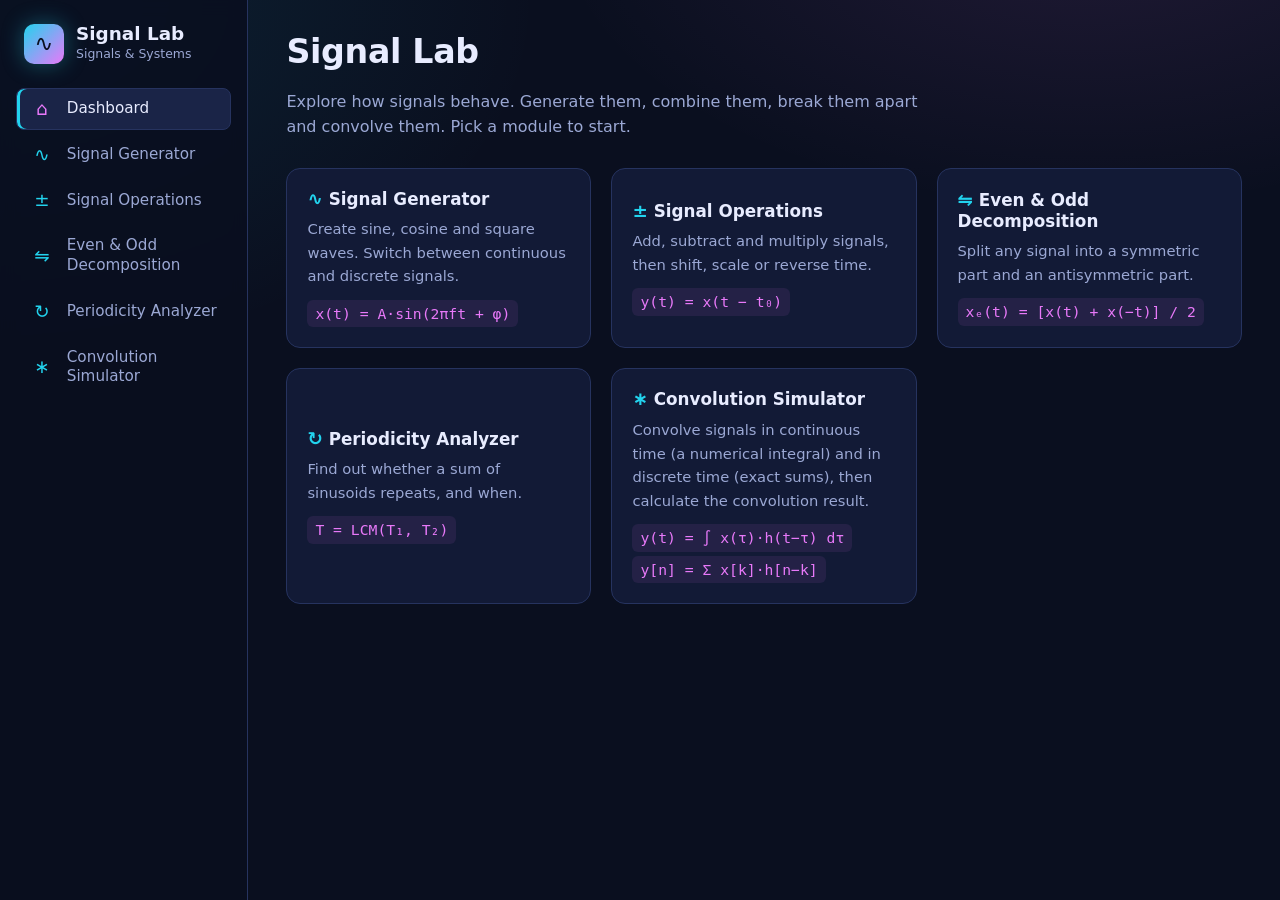
<file: index.html>
<!DOCTYPE html>
<html lang="en">
<head>
  <meta charset="UTF-8">
  <meta name="viewport" content="width=device-width, initial-scale=1">
  <title>Signal Lab: Interactive Signals &amp; Systems Simulator</title>

  <link rel="stylesheet" href="css/base.css">
  <link rel="stylesheet" href="css/layout.css">
  <link rel="stylesheet" href="css/components.css">
</head>
<body>
  <div class="app">

    <aside class="sidebar">
      <div class="brand">
        <!-- aria-hidden = true 3shan elscreenreader mat2rash el3alama deh ka mohtawa hya mogarad shakl yetshaf -->
        <div class="brand-mark" aria-hidden="true">∿</div>
        <div class="brand-text">
          <div class="brand-name">Signal Lab</div>
          <div class="brand-sub">Signals &amp; Systems</div>
        </div>
      </div>

      <nav class="nav" aria-label="Modules">
        <!-- data-view = home dah attribute bastakhdmha 3shan akhazen data mortabeta blelement dah ya3ny elbutton dah mortabet blview elesmaha home b js button.dataset.view -->
      <button class="nav-btn is-active" data-view="home" type="button"><span class="nav-icon" aria-hidden="true">⌂</span><span>Dashboard</span></button>
      <button class="nav-btn" data-view="generator" type="button"><span class="nav-icon" aria-hidden="true">∿</span><span>Signal Generator</span></button>
      <button class="nav-btn" data-view="operations" type="button"><span class="nav-icon" aria-hidden="true">±</span><span>Signal Operations</span></button>
      <button class="nav-btn" data-view="evenodd" type="button"><span class="nav-icon" aria-hidden="true">⇋</span><span>Even &amp; Odd Decomposition</span></button>
      <button class="nav-btn" data-view="periodicity" type="button"><span class="nav-icon" aria-hidden="true">↻</span><span>Periodicity Analyzer</span></button>
      <button class="nav-btn" data-view="convolution" type="button"><span class="nav-icon" aria-hidden="true">∗</span><span>Convolution Simulator</span></button>
      </nav>

    </aside>

    <!-- ============ MAIN AREA ============ -->
    <main class="main">
      <!-- ===== Dashboard (home) ===== -->

      <!-- aria-labelledby = title home elsection dah bystakhdem elelement(heading) elleeh id title-home ka label  -->
      <section class="view is-active" id="view-home" aria-labelledby="title-home">
        <header class="view-header">
          <div>
            <h2 id="title-home">Signal Lab</h2>
            <p class="lead">Explore how signals behave. Generate them, combine them, break them apart and convolve them. Pick a module to start.</p>
          </div>
        </header>

        <div class="home-grid">
          <!-- data-view = generator elcard mortabet bl generator view -->
      <button class="card module-card" data-view="generator" type="button">
        <h3><span class="nav-icon" aria-hidden="true">∿</span> Signal Generator</h3>
        <p>Create sine, cosine and square waves. Switch between continuous and discrete signals.</p>
        <span class="formula">x(t) = A·sin(2πft + φ)</span>
      </button>
      <button class="card module-card" data-view="operations" type="button">
        <h3><span class="nav-icon" aria-hidden="true">±</span> Signal Operations</h3>
        <p>Add, subtract and multiply signals, then shift, scale or reverse time.</p>
        <span class="formula">y(t) = x(t − t₀)</span>
      </button>
      <button class="card module-card" data-view="evenodd" type="button">
        <h3><span class="nav-icon" aria-hidden="true">⇋</span> Even &amp; Odd Decomposition</h3>
        <p>Split any signal into a symmetric part and an antisymmetric part.</p>
        <span class="formula">xₑ(t) = [x(t) + x(−t)] / 2</span>
      </button>
      <button class="card module-card" data-view="periodicity" type="button">
        <h3><span class="nav-icon" aria-hidden="true">↻</span> Periodicity Analyzer</h3>
        <p>Find out whether a sum of sinusoids repeats, and when.</p>
        <span class="formula">T = LCM(T₁, T₂)</span>
      </button>
      <button class="card module-card" data-view="convolution" type="button">
        <h3><span class="nav-icon" aria-hidden="true">∗</span> Convolution Simulator</h3>
        <p>Convolve signals in continuous time (a numerical integral) and in discrete time (exact sums), then calculate the convolution result.</p>
        <span class="formula">y(t) = ∫ x(τ)·h(t−τ) dτ</span>
        <span class="formula">y[n] = Σ x[k]·h[n−k]</span>
      </button>
        </div>
      </section>

      <!-- ===== Signal Generator (Person 2) ===== -->
    <section class="view" id="view-generator" aria-labelledby="title-generator">
      <header class="view-header">
        <div>
          <h2 id="title-generator">Signal Generator</h2>
          <p class="lead">Create sine, cosine and square waves. Switch between continuous and discrete signals.</p>
        </div>
      </header>

      <div class="module-grid">
        <div class="card">
          <h3 class="card-title">Controls</h3>
          <!-- Person 2: generator.ui.js fills this container -->
          <div id="generator-controls"><div class="placeholder">Controls for this module will appear here.</div></div>
        </div>
        <div class="card">
          <h3 class="card-title">Plot</h3>
          <div id="generator-readout"></div>
          <div id="generator-plot" class="plot-area"></div>
        </div>
      </div>
    </section>

    <!-- ===== Signal Operations (Person 3) ===== -->
    <section class="view" id="view-operations" aria-labelledby="title-operations">
      <header class="view-header">
        <div>
          <h2 id="title-operations">Signal Operations</h2>
          <p class="lead">Add, subtract and multiply signals, then shift, scale or reverse time.</p>
        </div>
      </header>

      <div class="module-grid">
        <div class="card">
          <h3 class="card-title">Controls</h3>

          <!-- Person 3: operations.ui.js fills this container -->
          <div id="operations-controls"><div class="placeholder">Controls for this module will appear here.</div></div>
        </div>
        <div class="card">
          <h3 class="card-title">Plot</h3>
          <div id="operations-readout"></div>
          <div id="operations-plot" class="plot-area"></div>
          <div id="operations-plot-result" class="plot-area"></div>
        </div>
      </div>
    </section>

    <!-- ===== Even &amp; Odd Decomposition (Person 4) ===== -->
    <section class="view" id="view-evenodd" aria-labelledby="title-evenodd">
      <header class="view-header">
        <div>
          <h2 id="title-evenodd">Even &amp; Odd Decomposition</h2>
          <p class="lead">Split any signal into a symmetric part and an antisymmetric part.</p>
        </div>
      </header>

      <div class="module-grid">
        <div class="card">
          <h3 class="card-title">Controls</h3>

          <!-- Person 4: evenodd.ui.js fills this container -->
          <div id="evenodd-controls"><div class="placeholder">Controls for this module will appear here.</div></div>
        </div>
        <div class="card">
          <h3 class="card-title">Plot</h3>
          <div id="evenodd-plot" class="plot-area"></div>
          <div id="evenodd-plot-even" class="plot-area"></div>
          <div id="evenodd-plot-odd" class="plot-area"></div>
          <div id="evenodd-readout"></div>
        </div>
      </div>
    </section>

    <!-- ===== Periodicity Analyzer (Person 5) ===== -->
    <section class="view" id="view-periodicity" aria-labelledby="title-periodicity">
      <header class="view-header">
        <div>
          <h2 id="title-periodicity">Periodicity Analyzer</h2>
          <p class="lead">Analyze whether continuous and discrete signals repeat, and determine their period.</p>
        </div>
      </header>

      <div class="module-grid">
        <div class="card">
          <h3 class="card-title">Controls</h3>

          <!-- Person 5: periodicity.ui.js fills this container -->
          <div id="periodicity-controls"><div class="placeholder">Controls for this module will appear here.</div></div>
        </div>
        <div class="card">
          <h3 class="card-title">Analysis</h3>
          <div id="periodicity-result"></div>
          <div id="periodicity-plots"></div>
          <div id="periodicity-plot-note"></div>
        </div>
      </div>

    </section>

    <!-- ===== Convolution Simulator (Person 6) ===== -->
    <section class="view" id="view-convolution" aria-labelledby="title-convolution">
      <header class="view-header">
        <div>
          <h2 id="title-convolution">Convolution Simulator</h2>
          <p class="lead">Calculate continuous and discrete convolution.</p>
        </div>
      </header>

      <div class="module-grid">
        <div class="card">
          <h3 class="card-title">Controls</h3>

          <!-- Person 6: convolution.ui.js fills this container -->
          <div id="convolution-controls"><div class="placeholder">Controls for this module will appear here.</div></div>
        </div>
        <div class="card">
          <h3 class="card-title">Signals and result</h3>
          <div id="convolution-readout"></div>
          <div id="convolution-plot-x" class="plot-area plot-compact"></div>
          <div id="convolution-plot-h" class="plot-area plot-compact"></div>
          <div id="convolution-plot-y" class="plot-area plot-compact"></div>
        </div>
      </div>

      </section>

    </main>
  </div>

  <script src="https://cdn.plot.ly/plotly-2.35.2.min.js"></script>

  <script src="js/core/namespace.js"></script>
  <script src="js/core/signals.js"></script>
  <script src="js/core/plotHelpers.js"></script>

  <script src="js/modules/generator/generator.math.js"></script>
  <script src="js/modules/generator/generator.ui.js"></script>
  <script src="js/modules/operations/operations.math.js"></script>
  <script src="js/modules/operations/operations.ui.js"></script>
  <script src="js/modules/evenodd/evenodd.math.js"></script>
  <script src="js/modules/evenodd/evenodd.ui.js"></script>
  <script src="js/modules/periodicity/periodicity.math.js"></script>
  <script src="js/modules/periodicity/periodicity.ui.js"></script>
  <script src="js/modules/convolution/convolution.math.js"></script>
  <script src="js/modules/convolution/convolution.ui.js"></script>

  <script src="js/core/app.js"></script>
</body>
</html>
</file>
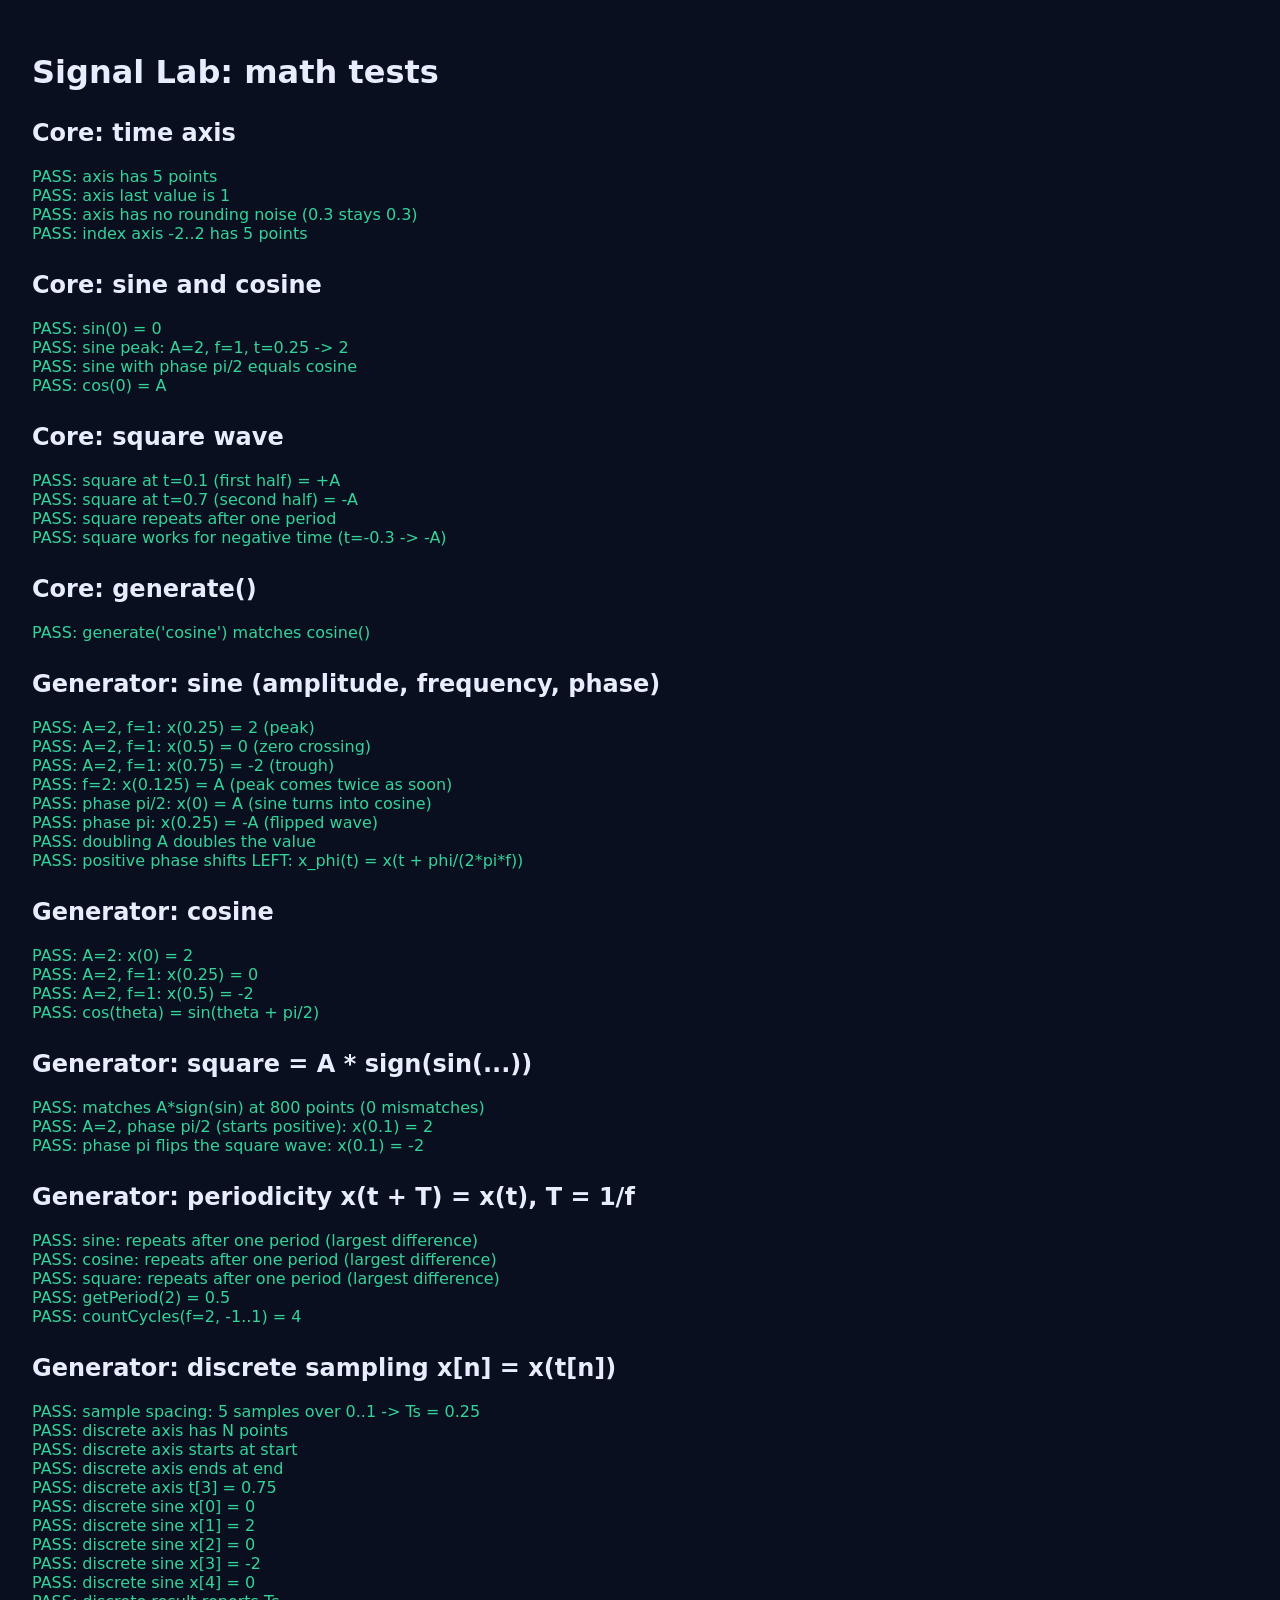
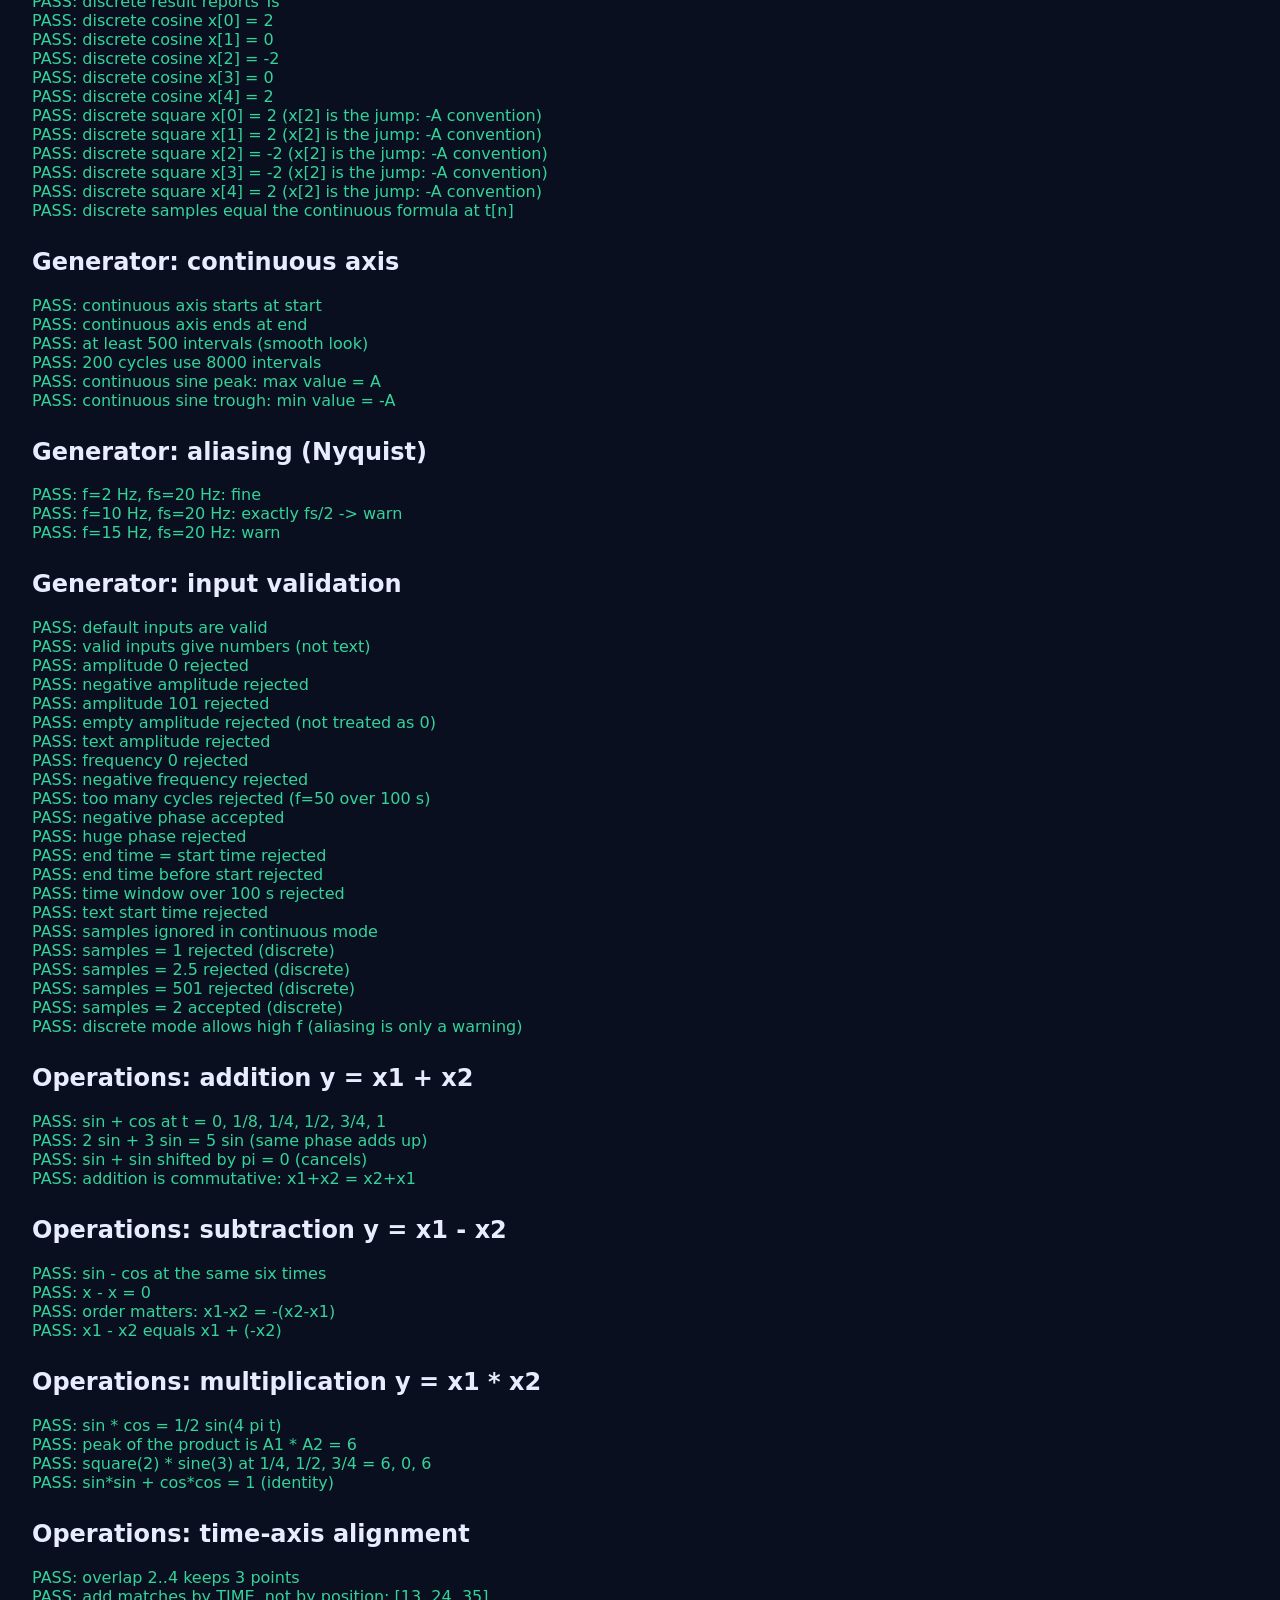
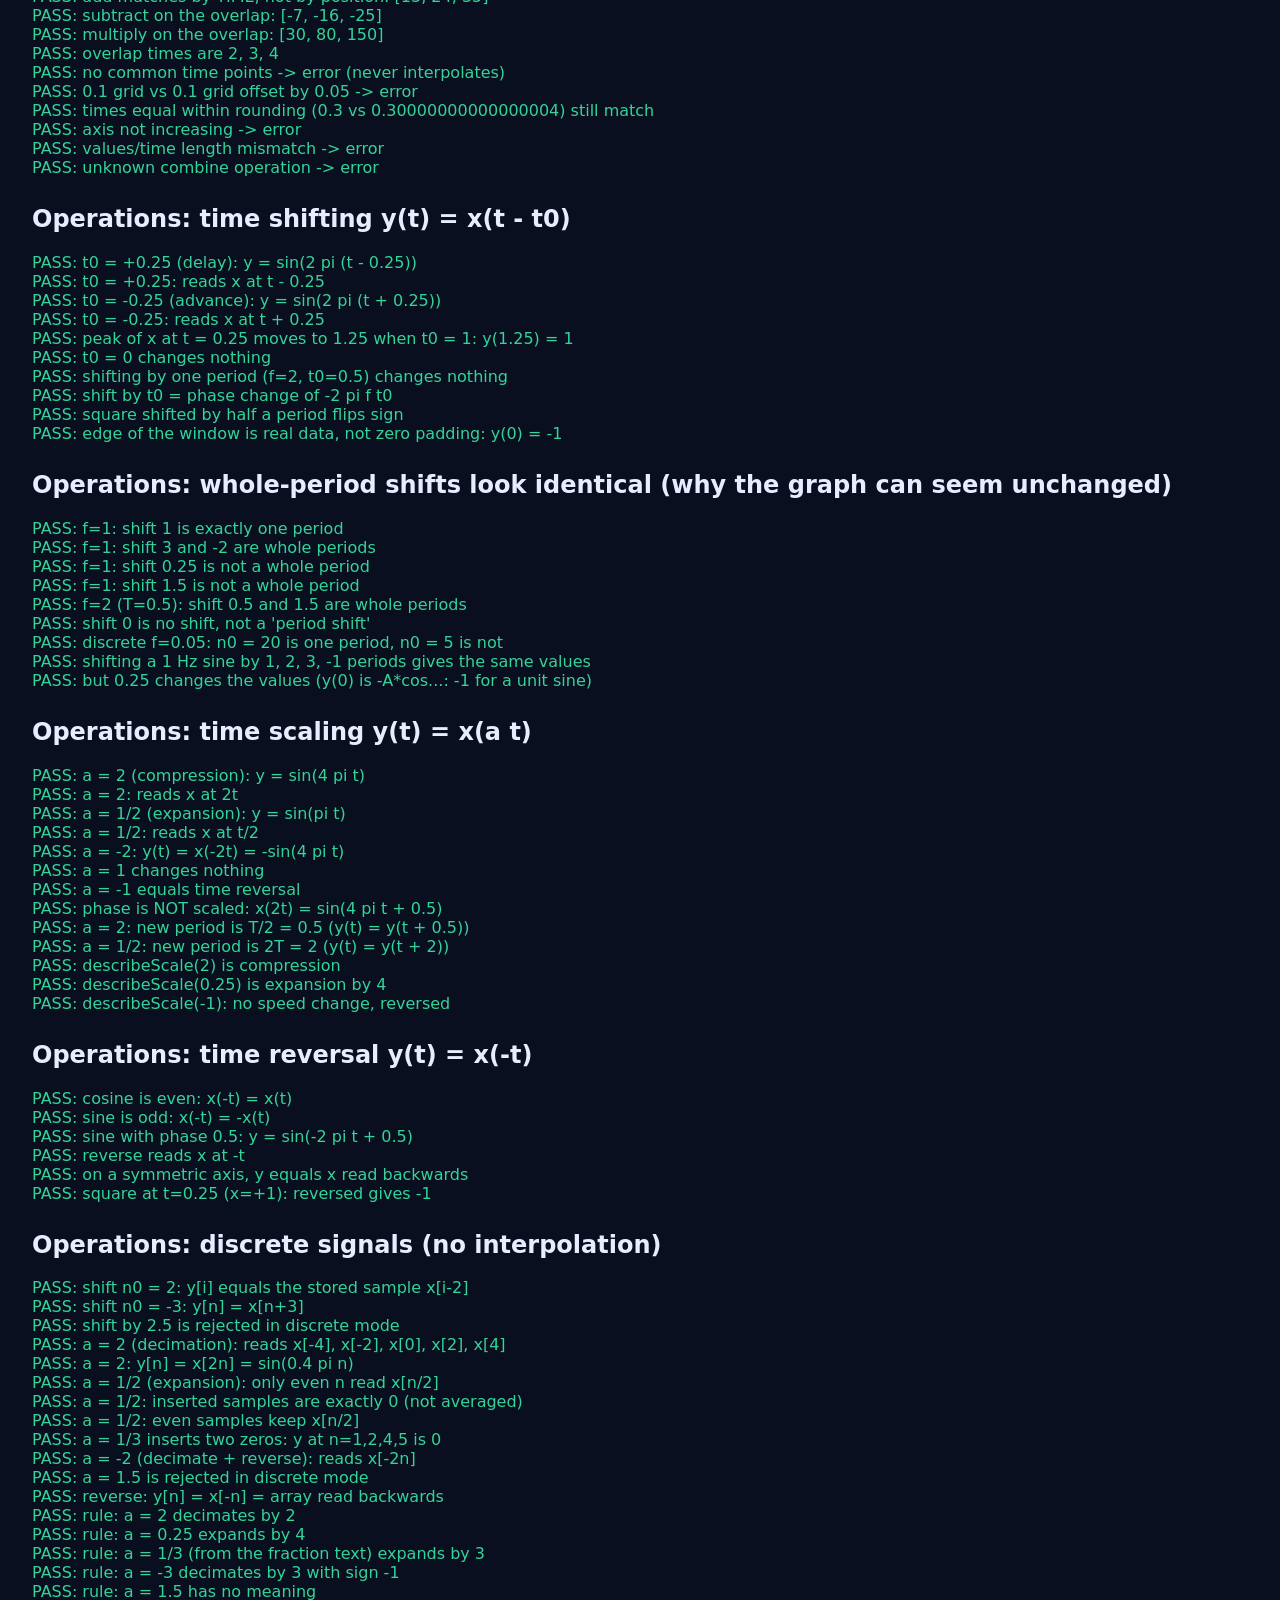
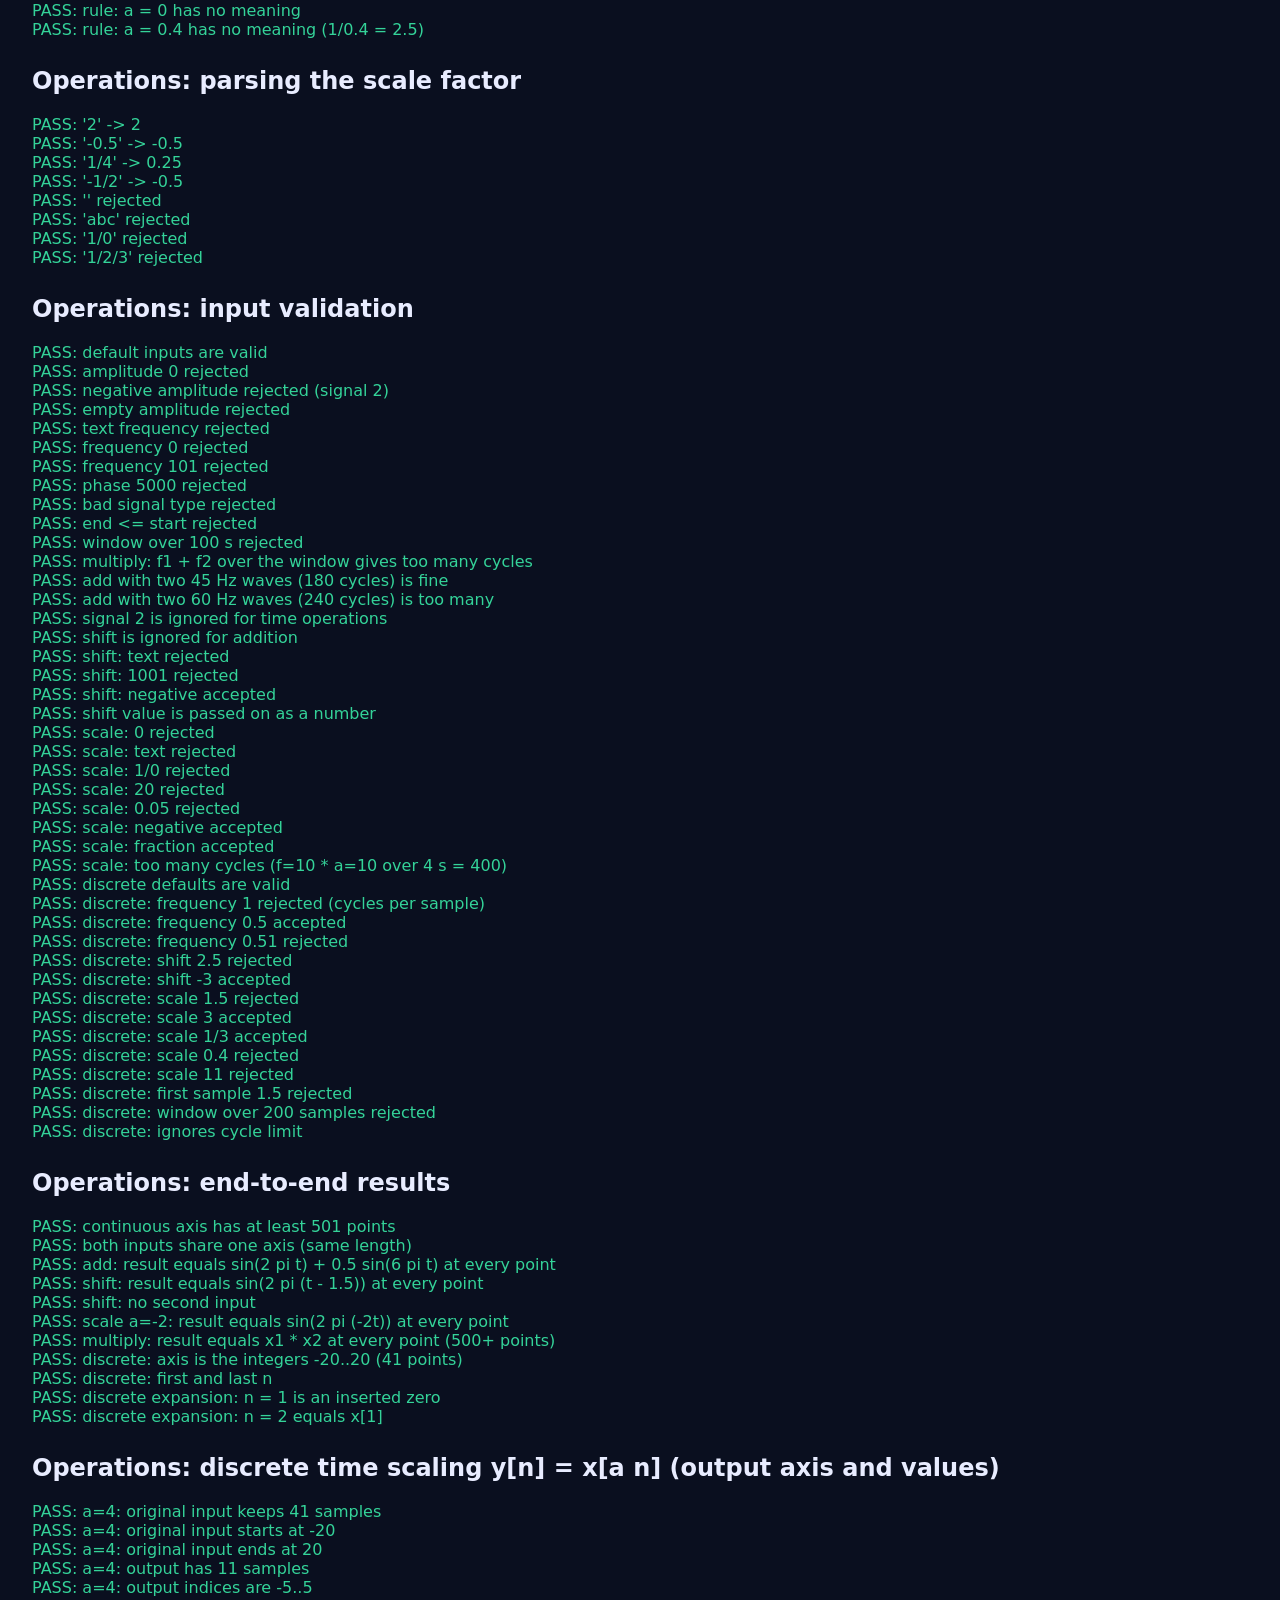
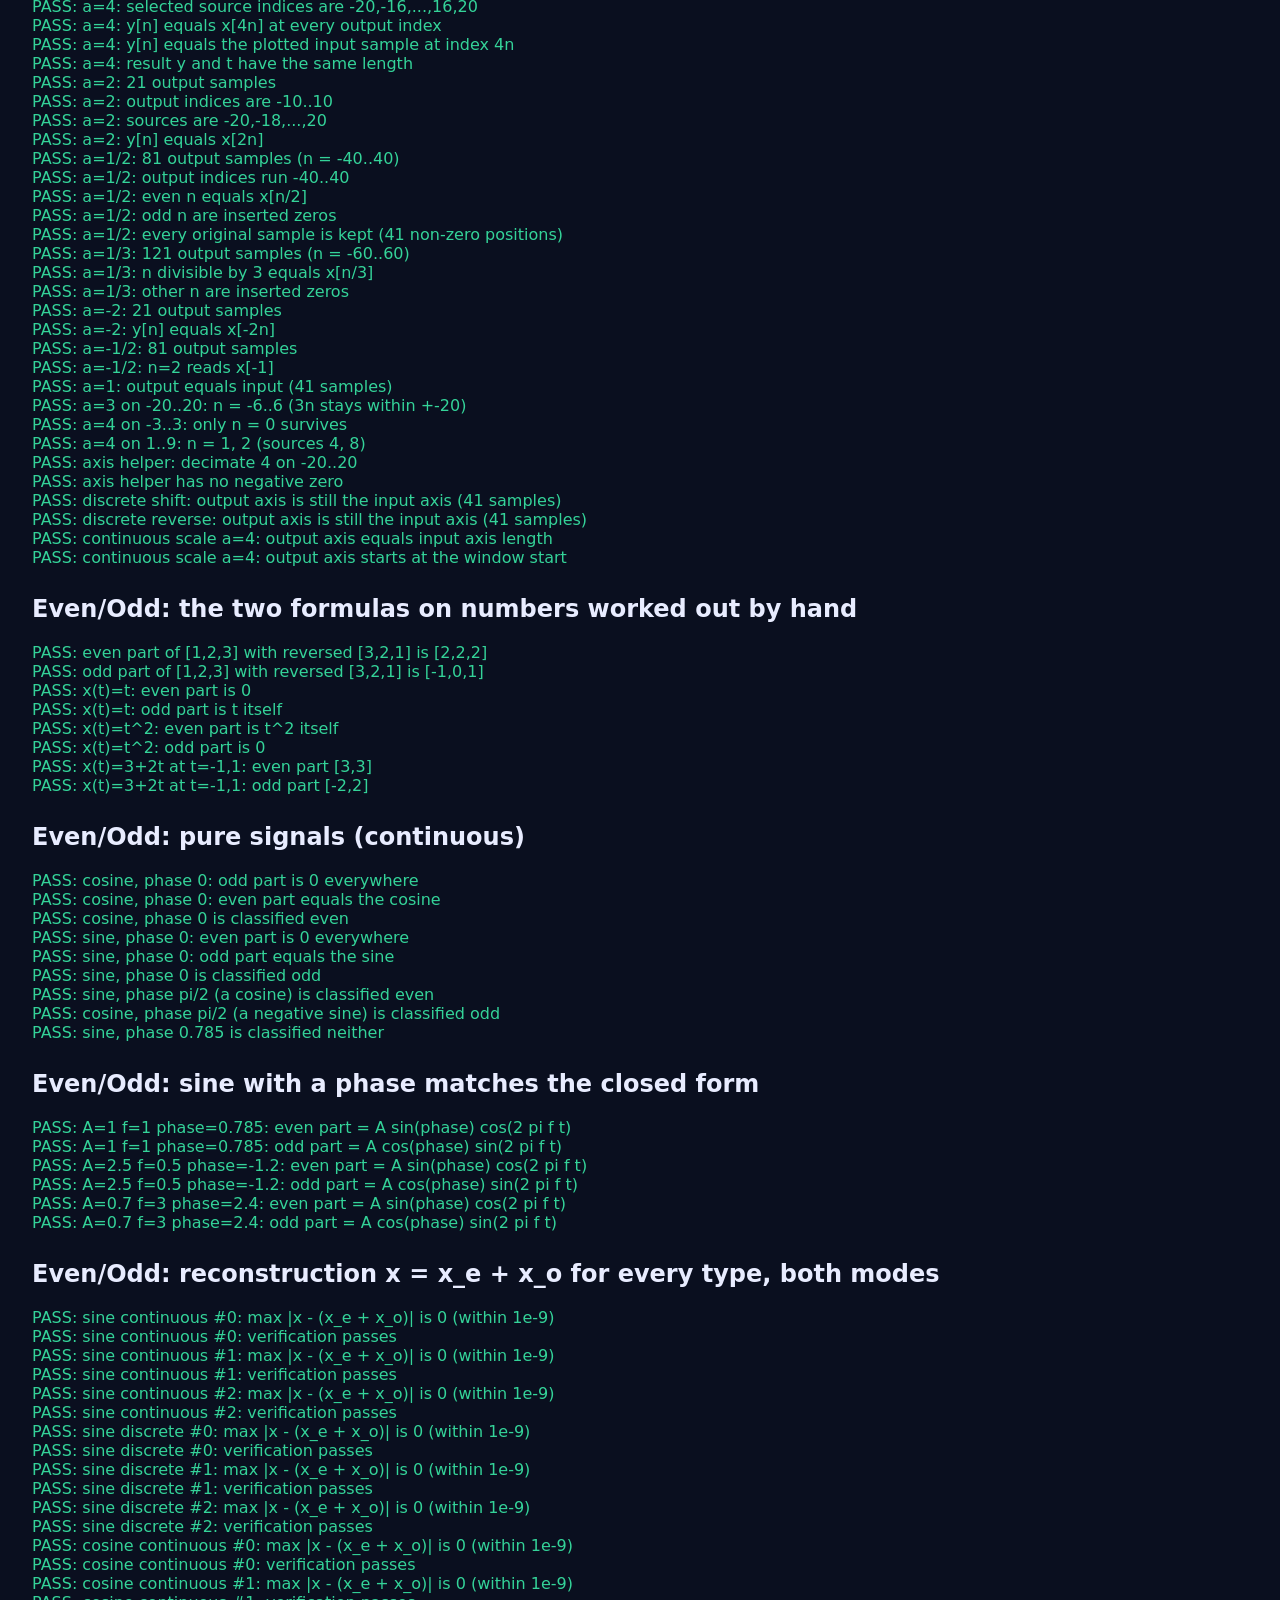
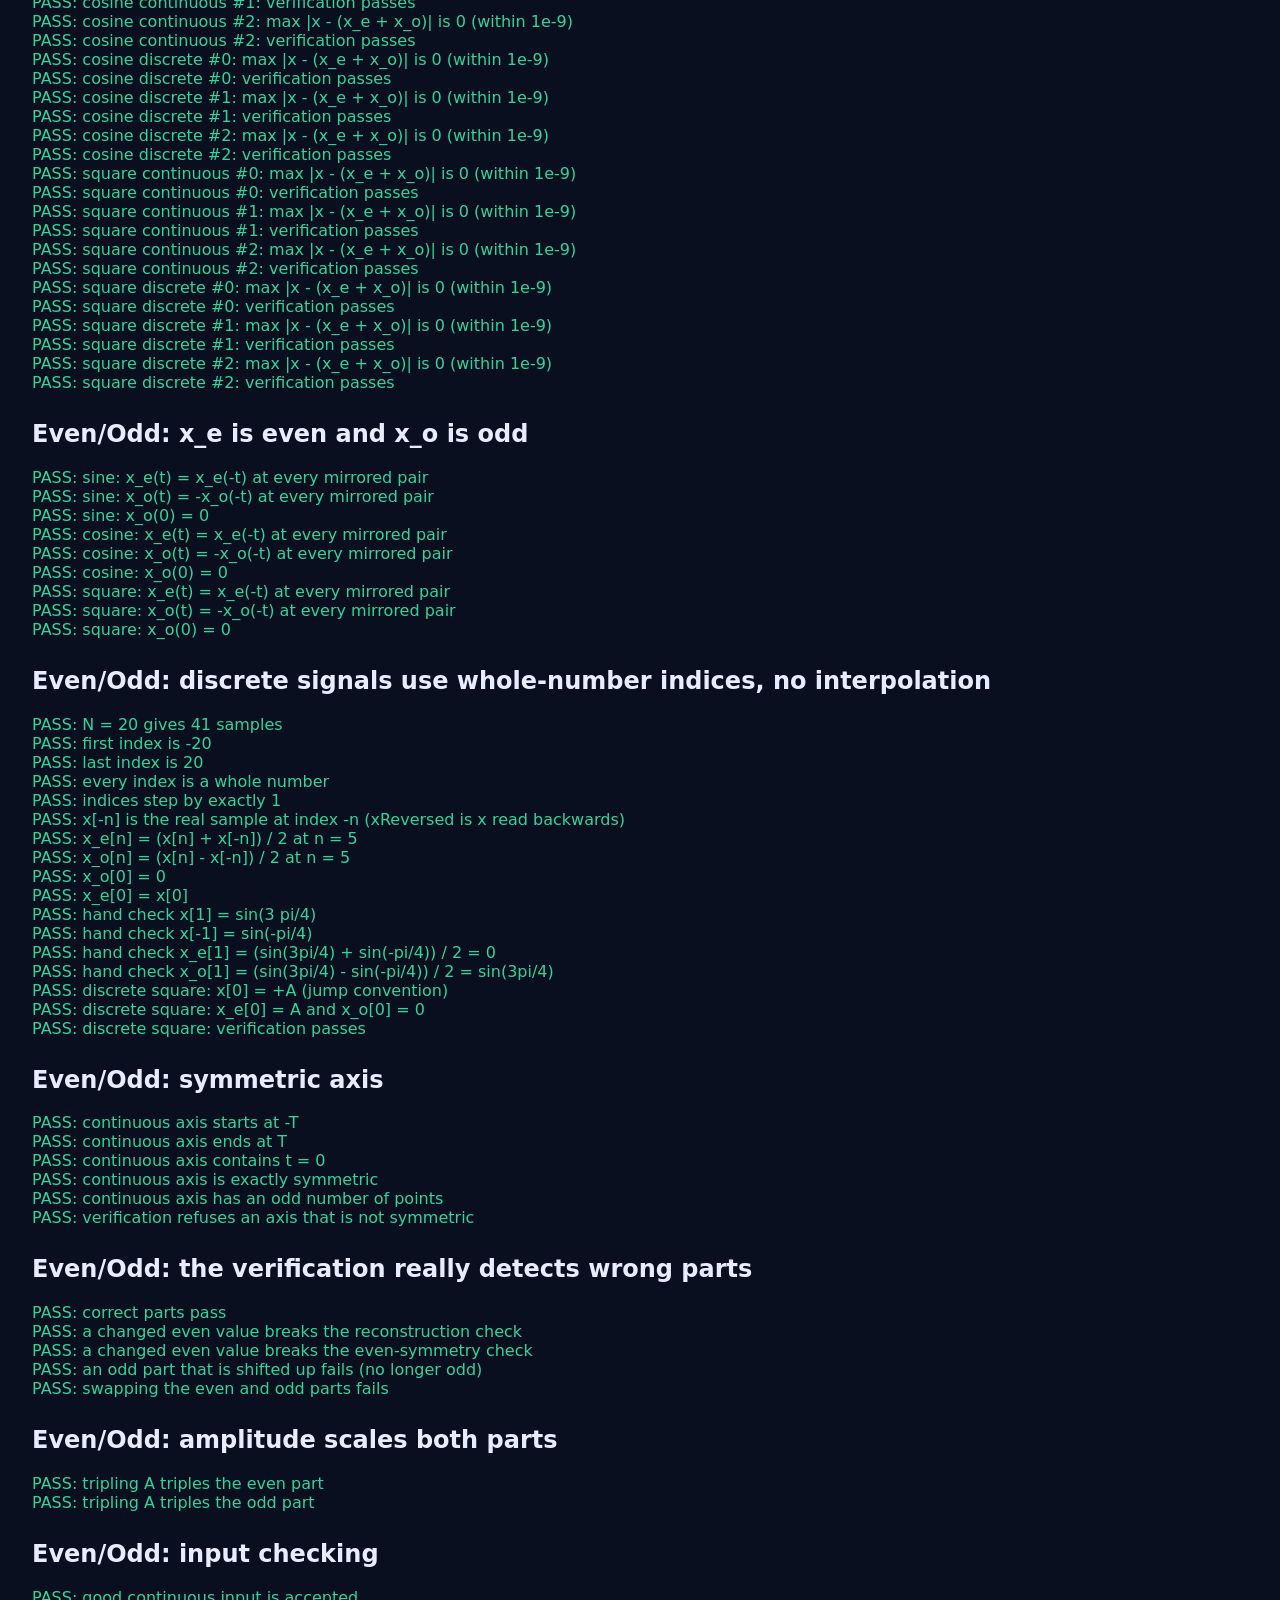
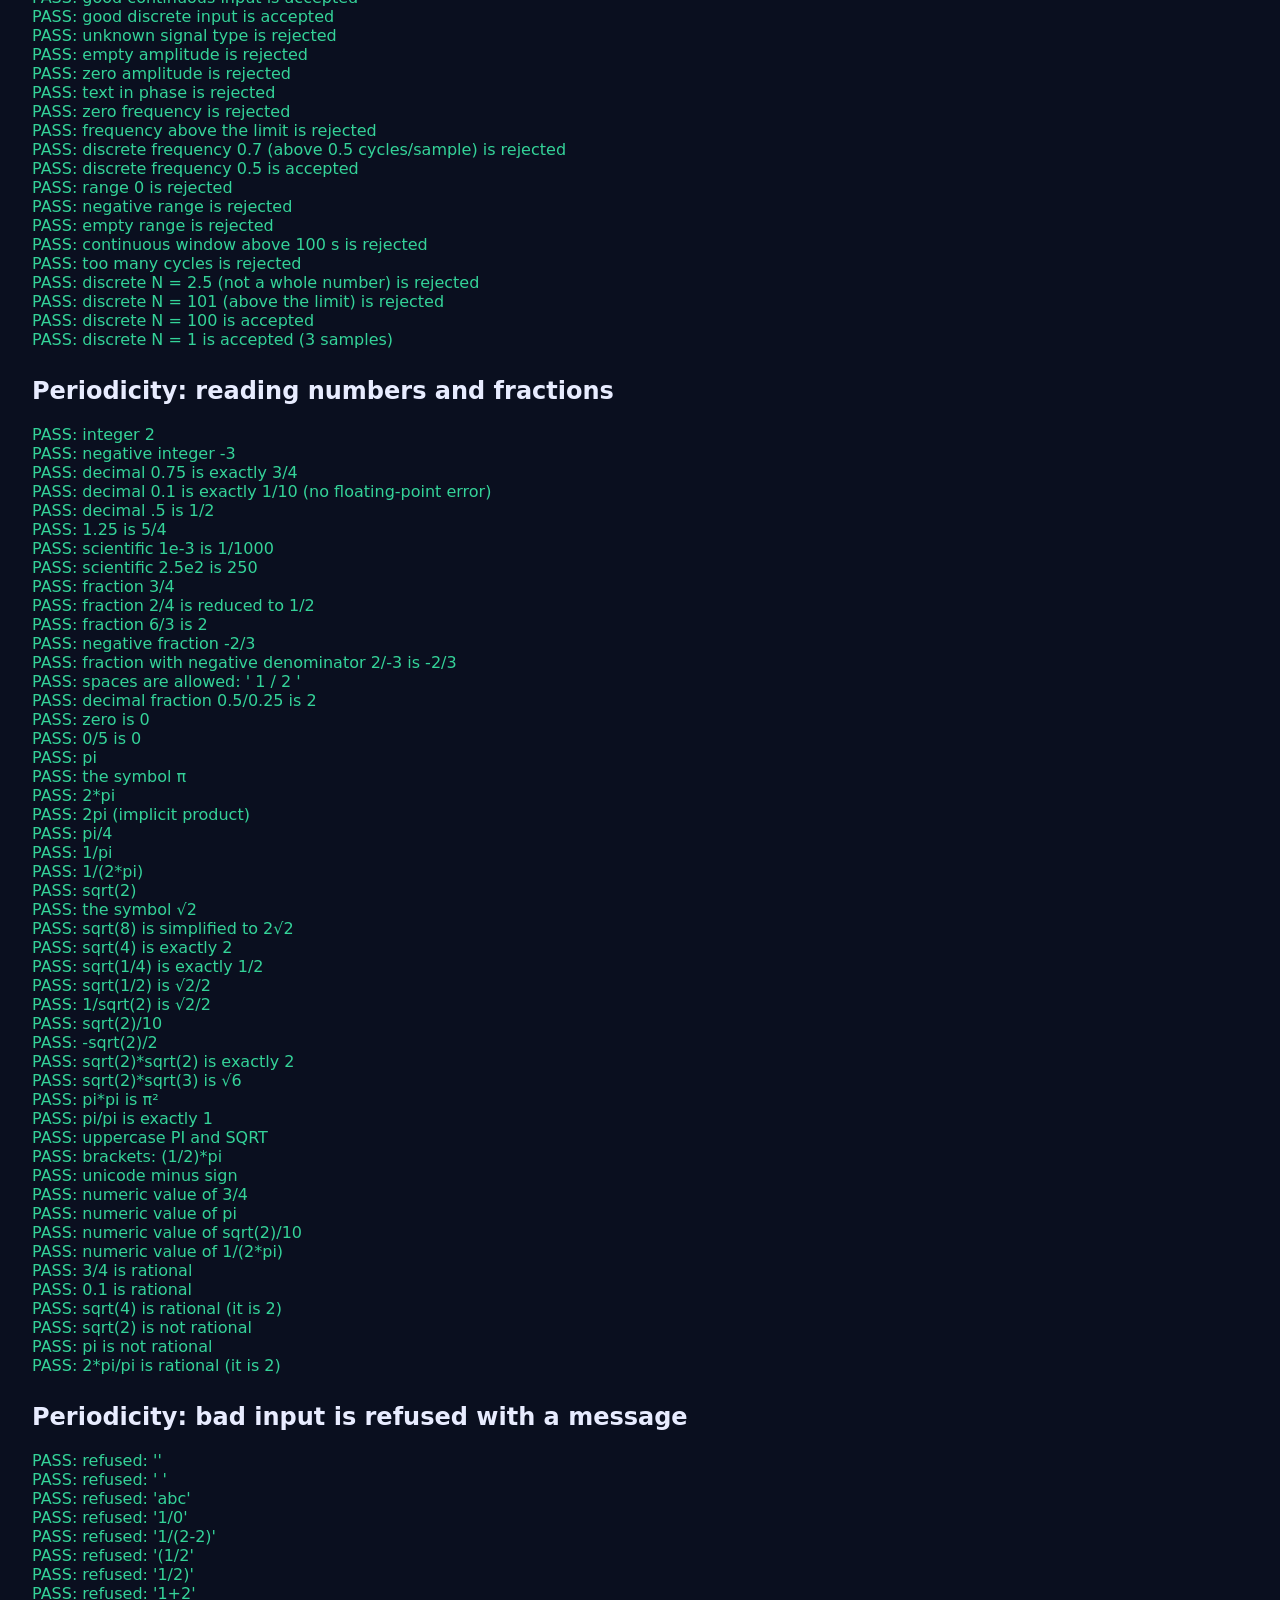
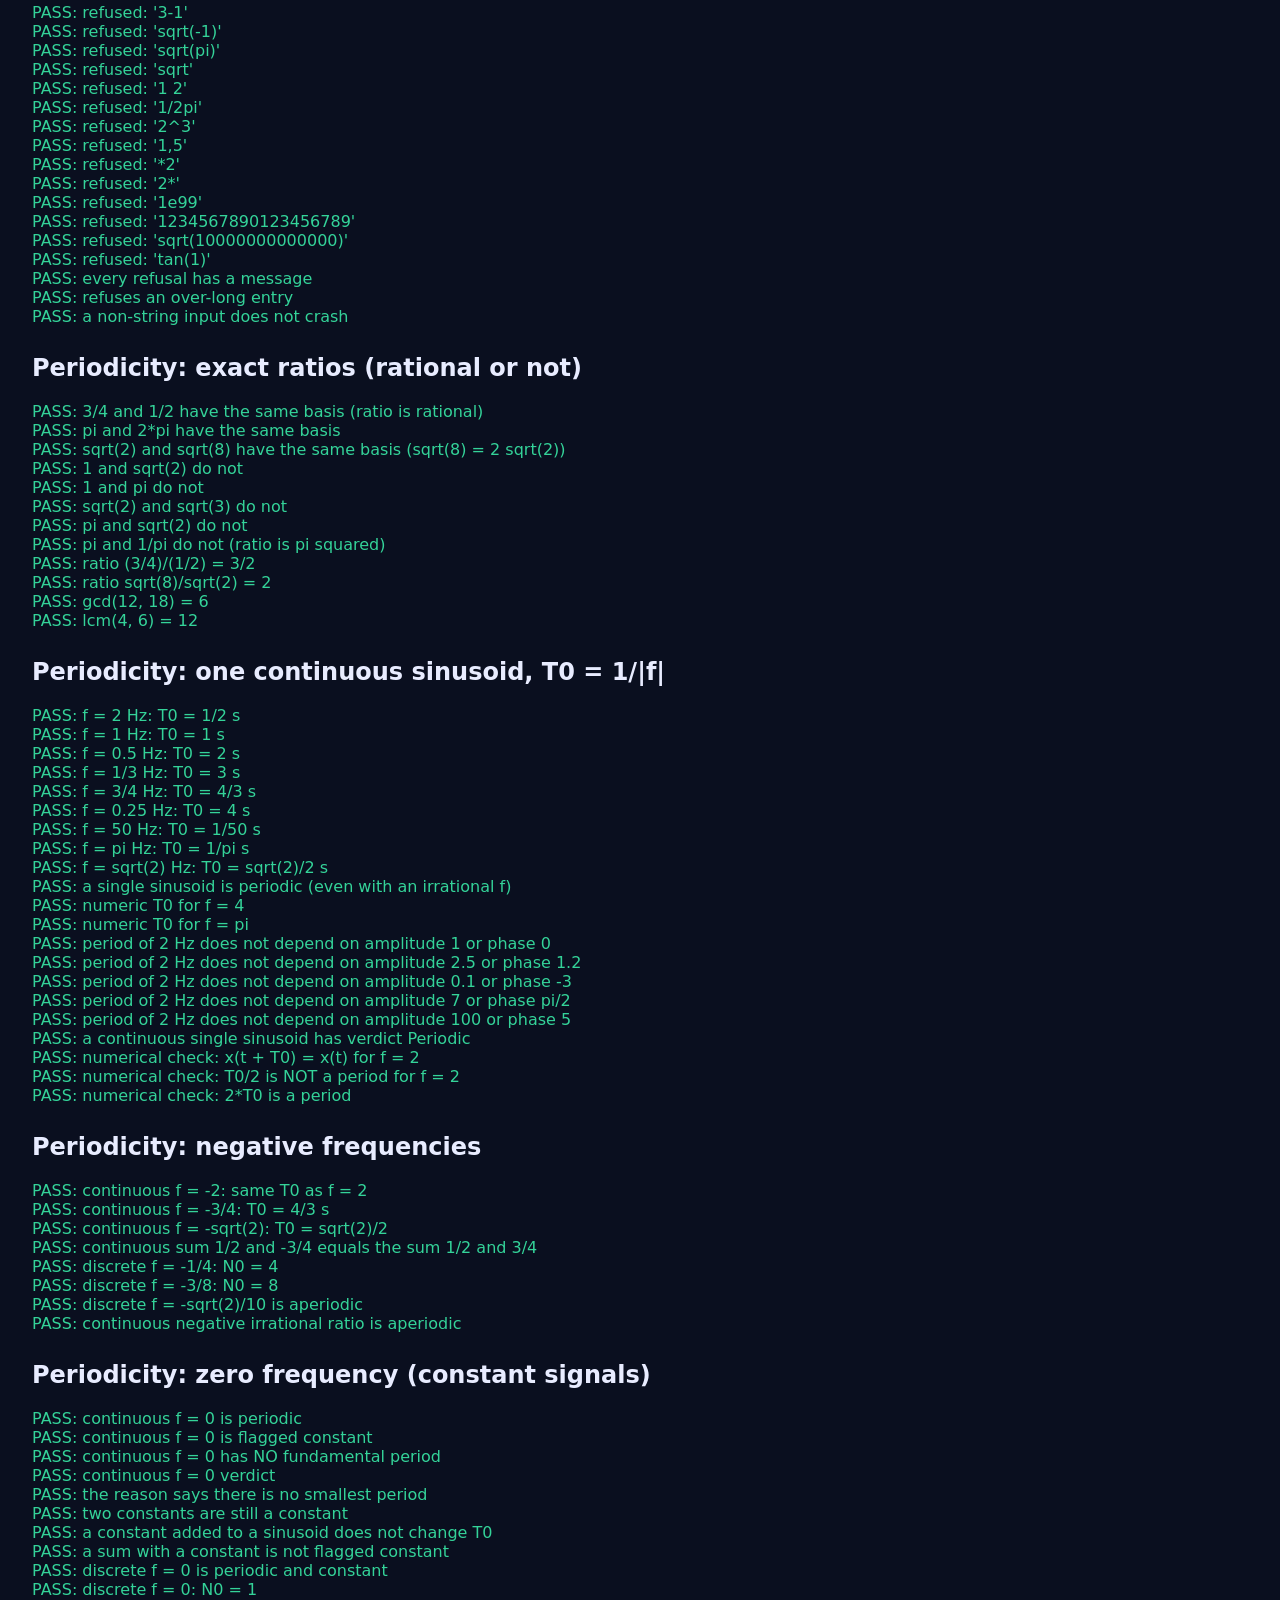
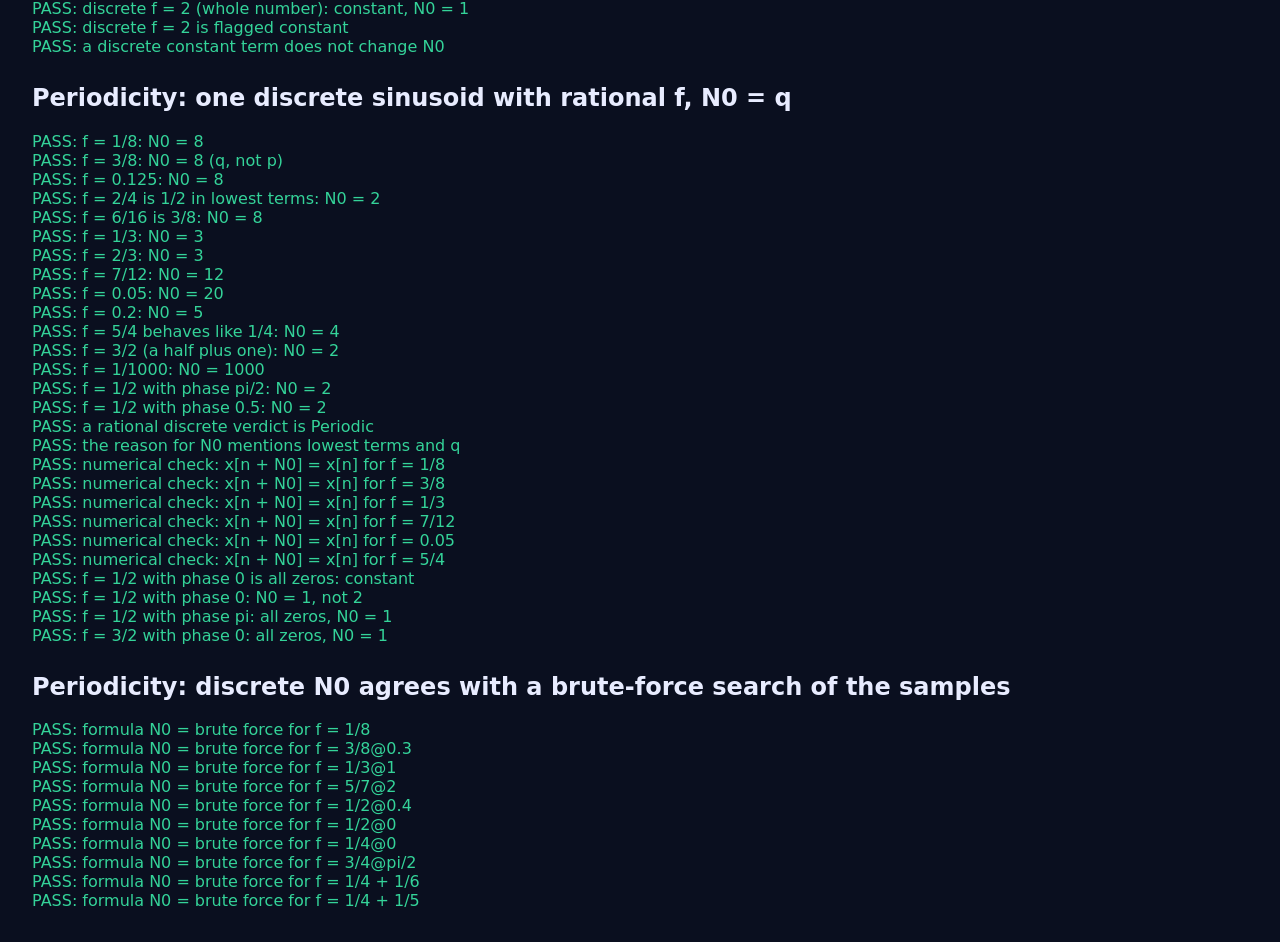
<file: tests/math-tests.html>
<!DOCTYPE html>
<html lang="en">
<head>
  <meta charset="UTF-8">
  <title>Signal Lab: math tests</title>
  <style>
    body { font-family: system-ui, sans-serif; background: #0a0f1f; color: #e8ecff; padding: 24px; }
    .pass { color: #34d399; } .fail { color: #f87171; font-weight: bold; }
    h2 { margin-top: 28px; }
  </style>
</head>
<body>
  <h1>Signal Lab: math tests</h1>
  <p id="summary"></p>
  <div id="results"></div>

  <script src="../js/core/namespace.js"></script>
  <script src="../js/core/signals.js"></script>
  <script src="../js/core/plotHelpers.js"></script>

  <script src="../js/modules/generator/generator.math.js"></script>
  <script src="../js/modules/operations/operations.math.js"></script>
  <script src="../js/modules/evenodd/evenodd.math.js"></script>
  <script src="../js/modules/periodicity/periodicity.math.js"></script>
  <script src="../js/modules/convolution/convolution.math.js"></script>

  <script>

    let passed = 0, failed = 0;
    const out = document.getElementById("results");

    function section(title) { out.insertAdjacentHTML("beforeend", "<h2>" + title + "</h2>"); }

    // Numbers are compared with a small tolerance, because computers round decimals.
    function check(name, actual, expected) {
      const ok = Math.abs(actual - expected) < 1e-9;
      ok ? passed++ : failed++;
      out.insertAdjacentHTML("beforeend",
        '<div class="' + (ok ? "pass" : "fail") + '">' + (ok ? "PASS" : "FAIL") +
        ": " + name + (ok ? "" : " (got " + actual + ", expected " + expected + ")") + "</div>");
    }

    // For yes/no questions: checkTrue("name", someCondition)
    function checkTrue(name, condition) {
      condition ? passed++ : failed++;
      out.insertAdjacentHTML("beforeend",
        '<div class="' + (condition ? "pass" : "fail") + '">' + (condition ? "PASS" : "FAIL") + ": " + name + "</div>");
    }

    const S = SignalLab.signals;

    section("Core: time axis");
    const axis = S.makeTimeAxis(0, 1, 0.25);
    check("axis has 5 points", axis.length, 5);
    check("axis last value is 1", axis[4], 1);
    check("axis has no rounding noise (0.3 stays 0.3)", S.makeTimeAxis(0, 0.3, 0.1)[3], 0.3);
    check("index axis -2..2 has 5 points", S.makeIndexAxis(-2, 2).length, 5);

    section("Core: sine and cosine");
    check("sin(0) = 0", S.sine([0], 1, 1, 0)[0], 0);
    check("sine peak: A=2, f=1, t=0.25 -> 2", S.sine([0.25], 2, 1, 0)[0], 2);
    check("sine with phase pi/2 equals cosine", S.sine([0.1], 1, 1, Math.PI / 2)[0], S.cosine([0.1], 1, 1, 0)[0]);
    check("cos(0) = A", S.cosine([0], 3, 5, 0)[0], 3);

    section("Core: square wave");
    check("square at t=0.1 (first half) = +A", S.square([0.1], 2, 1, 0)[0], 2);
    check("square at t=0.7 (second half) = -A", S.square([0.7], 2, 1, 0)[0], -2);
    check("square repeats after one period", S.square([1.1], 2, 1, 0)[0], 2);
    check("square works for negative time (t=-0.3 -> -A)", S.square([-0.3], 1, 1, 0)[0], -1);

    section("Core: generate()");
    check("generate('cosine') matches cosine()", S.generate("cosine", [0.2], { amplitude: 1, frequency: 1, phase: 0 })[0], S.cosine([0.2], 1, 1, 0)[0]);

    const G = SignalLab.math.generator;
    const PI = Math.PI;

    section("Generator: sine (amplitude, frequency, phase)");
    check("A=2, f=1: x(0.25) = 2 (peak)",           S.generate("sine", [0.25], { amplitude: 2, frequency: 1, phase: 0 })[0], 2);
    check("A=2, f=1: x(0.5) = 0 (zero crossing)",   S.generate("sine", [0.5],  { amplitude: 2, frequency: 1, phase: 0 })[0], 0);
    check("A=2, f=1: x(0.75) = -2 (trough)",        S.generate("sine", [0.75], { amplitude: 2, frequency: 1, phase: 0 })[0], -2);
    check("f=2: x(0.125) = A (peak comes twice as soon)", S.generate("sine", [0.125], { amplitude: 1.5, frequency: 2, phase: 0 })[0], 1.5);
    check("phase pi/2: x(0) = A (sine turns into cosine)", S.generate("sine", [0], { amplitude: 3, frequency: 1, phase: PI / 2 })[0], 3);
    check("phase pi: x(0.25) = -A (flipped wave)",  S.generate("sine", [0.25], { amplitude: 2, frequency: 1, phase: PI })[0], -2);
    check("doubling A doubles the value",           S.generate("sine", [0.1], { amplitude: 2, frequency: 3, phase: 0.4 })[0],
                                                    2 * S.generate("sine", [0.1], { amplitude: 1, frequency: 3, phase: 0.4 })[0]);
    check("positive phase shifts LEFT: x_phi(t) = x(t + phi/(2*pi*f))",
          S.generate("sine", [0.3], { amplitude: 1, frequency: 2, phase: 0.8 })[0],
          S.generate("sine", [0.3 + 0.8 / (2 * PI * 2)], { amplitude: 1, frequency: 2, phase: 0 })[0]);

    section("Generator: cosine");
    check("A=2: x(0) = 2",                          S.generate("cosine", [0],   { amplitude: 2, frequency: 1, phase: 0 })[0], 2);
    check("A=2, f=1: x(0.25) = 0",                  S.generate("cosine", [0.25], { amplitude: 2, frequency: 1, phase: 0 })[0], 0);
    check("A=2, f=1: x(0.5) = -2",                  S.generate("cosine", [0.5], { amplitude: 2, frequency: 1, phase: 0 })[0], -2);
    check("cos(theta) = sin(theta + pi/2)",         S.generate("cosine", [0.37], { amplitude: 1, frequency: 2, phase: 0.3 })[0],
                                                    S.generate("sine",   [0.37], { amplitude: 1, frequency: 2, phase: 0.3 + PI / 2 })[0]);

    section("Generator: square = A * sign(sin(...))");
    let signMismatches = 0, checkedPoints = 0;
    [[1, 0], [1.3, 0.7], [2.5, -1.1], [4, 2]].forEach(function (pair) {
      const f = pair[0], phi = pair[1];
      for (let k = 0; k < 200; k++) {
        const t = -1.003 + k * 0.01371;
        const s = Math.sin(2 * PI * f * t + phi);
        if (Math.abs(s) < 1e-6) { continue; }                 // skip the exact jump points
        checkedPoints++;
        const squareValue = S.generate("square", [t], { amplitude: 2.5, frequency: f, phase: phi })[0];
        if (squareValue !== 2.5 * Math.sign(s)) { signMismatches++; }
      }
    });
    check("matches A*sign(sin) at " + checkedPoints + " points (0 mismatches)", signMismatches, 0);
    check("A=2, phase pi/2 (starts positive): x(0.1) = 2", S.generate("square", [0.1], { amplitude: 2, frequency: 1, phase: PI / 2 })[0], 2);
    check("phase pi flips the square wave: x(0.1) = -2",   S.generate("square", [0.1], { amplitude: 2, frequency: 1, phase: PI })[0], -2);

    section("Generator: periodicity x(t + T) = x(t), T = 1/f");
    ["sine", "cosine", "square"].forEach(function (type) {
      let worst = 0;
      for (let k = 0; k < 50; k++) {
        const t = 0.0123 + k * 0.0371;
        const p = { amplitude: 1.7, frequency: 2.5, phase: 0.6 };
        const a = S.generate(type, [t], p)[0];
        const b = S.generate(type, [t + G.getPeriod(2.5)], p)[0];
        worst = Math.max(worst, Math.abs(a - b));
      }
      check(type + ": repeats after one period (largest difference)", worst, 0);
    });
    check("getPeriod(2) = 0.5", G.getPeriod(2), 0.5);
    check("countCycles(f=2, -1..1) = 4", G.countCycles(2, -1, 1), 4);

    section("Generator: discrete sampling x[n] = x(t[n])");
    check("sample spacing: 5 samples over 0..1 -> Ts = 0.25", G.getSamplePeriod(0, 1, 5), 0.25);
    const dAxis = G.getDiscreteTimeAxis(0, 1, 5);
    check("discrete axis has N points",             dAxis.length, 5);
    check("discrete axis starts at start",          dAxis[0], 0);
    check("discrete axis ends at end",              dAxis[4], 1);
    check("discrete axis t[3] = 0.75",              dAxis[3], 0.75);
    const dSine = G.generateSignal({ type: "sine", mode: "discrete", amplitude: 2, frequency: 1, phase: 0, startTime: 0, endTime: 1, numSamples: 5 });
    [0, 2, 0, -2, 0].forEach(function (expected, i) { check("discrete sine x[" + i + "] = " + expected, dSine.y[i], expected); });
    check("discrete result reports Ts",             dSine.samplePeriod, 0.25);
    const dCos = G.generateSignal({ type: "cosine", mode: "discrete", amplitude: 2, frequency: 1, phase: 0, startTime: 0, endTime: 1, numSamples: 5 });
    [2, 0, -2, 0, 2].forEach(function (expected, i) { check("discrete cosine x[" + i + "] = " + expected, dCos.y[i], expected); });
    const dSq = G.generateSignal({ type: "square", mode: "discrete", amplitude: 2, frequency: 1, phase: 0, startTime: 0, endTime: 1, numSamples: 5 });
    [2, 2, -2, -2, 2].forEach(function (expected, i) { check("discrete square x[" + i + "] = " + expected + " (x[2] is the jump: -A convention)", dSq.y[i], expected); });
    const dOdd = G.generateSignal({ type: "sine", mode: "discrete", amplitude: 1.3, frequency: 0.7, phase: 0.2, startTime: -2, endTime: 3, numSamples: 11 });
    let worstGap = 0;
    for (let i = 0; i < dOdd.t.length; i++) {
      worstGap = Math.max(worstGap, Math.abs(dOdd.y[i] - 1.3 * Math.sin(2 * PI * 0.7 * dOdd.t[i] + 0.2)));
    }
    check("discrete samples equal the continuous formula at t[n]", worstGap, 0);

    section("Generator: continuous axis");
    const cAxis = G.getContinuousTimeAxis(0, 1, 1);
    check("continuous axis starts at start",        cAxis[0], 0);
    check("continuous axis ends at end",            cAxis[cAxis.length - 1], 1);
    check("at least 500 intervals (smooth look)",   cAxis.length - 1, 500);
    check("200 cycles use 8000 intervals",          G.getContinuousTimeAxis(0, 4, 50).length - 1, 8000);
    const cSig = G.generateSignal({ type: "sine", mode: "continuous", amplitude: 1, frequency: 1, phase: 0, startTime: 0, endTime: 1 });
    check("continuous sine peak: max value = A",    Math.max.apply(null, cSig.y), 1);
    check("continuous sine trough: min value = -A", Math.min.apply(null, cSig.y), -1);

    section("Generator: aliasing (Nyquist)");
    checkTrue("f=2 Hz, fs=20 Hz: fine",             !G.hasAliasing(2, 0.05));
    checkTrue("f=10 Hz, fs=20 Hz: exactly fs/2 -> warn", G.hasAliasing(10, 0.05));
    checkTrue("f=15 Hz, fs=20 Hz: warn",            G.hasAliasing(15, 0.05));

    section("Generator: input validation");
    const good = { type: "sine", mode: "continuous", amplitude: "1", frequency: "2", phase: "0", startTime: "-1", endTime: "1", numSamples: "41" };
    function errorFor(changes, key) { return G.validateInputs(Object.assign({}, good, changes)).errors[key]; }
    checkTrue("default inputs are valid",                  G.validateInputs(good).ok);
    checkTrue("valid inputs give numbers (not text)",      G.validateInputs(good).values.frequency === 2);
    checkTrue("amplitude 0 rejected",                      errorFor({ amplitude: "0" }, "amplitude") !== undefined);
    checkTrue("negative amplitude rejected",               errorFor({ amplitude: "-2" }, "amplitude") !== undefined);
    checkTrue("amplitude 101 rejected",                    errorFor({ amplitude: "101" }, "amplitude") !== undefined);
    checkTrue("empty amplitude rejected (not treated as 0)", errorFor({ amplitude: "" }, "amplitude") !== undefined);
    checkTrue("text amplitude rejected",                   errorFor({ amplitude: "abc" }, "amplitude") !== undefined);
    checkTrue("frequency 0 rejected",                      errorFor({ frequency: "0" }, "frequency") !== undefined);
    checkTrue("negative frequency rejected",               errorFor({ frequency: "-1" }, "frequency") !== undefined);
    checkTrue("too many cycles rejected (f=50 over 100 s)", errorFor({ frequency: "50", startTime: "0", endTime: "100" }, "frequency") !== undefined);
    checkTrue("negative phase accepted",                   errorFor({ phase: "-3.14" }, "phase") === undefined);
    checkTrue("huge phase rejected",                       errorFor({ phase: "5000" }, "phase") !== undefined);
    checkTrue("end time = start time rejected",            errorFor({ startTime: "1", endTime: "1" }, "endTime") !== undefined);
    checkTrue("end time before start rejected",            errorFor({ startTime: "2", endTime: "1" }, "endTime") !== undefined);
    checkTrue("time window over 100 s rejected",           errorFor({ startTime: "0", endTime: "101", frequency: "0.1" }, "endTime") !== undefined);
    checkTrue("text start time rejected",                  errorFor({ startTime: "x" }, "startTime") !== undefined);
    checkTrue("samples ignored in continuous mode",        errorFor({ numSamples: "abc" }, "numSamples") === undefined);
    checkTrue("samples = 1 rejected (discrete)",           errorFor({ mode: "discrete", numSamples: "1" }, "numSamples") !== undefined);
    checkTrue("samples = 2.5 rejected (discrete)",         errorFor({ mode: "discrete", numSamples: "2.5" }, "numSamples") !== undefined);
    checkTrue("samples = 501 rejected (discrete)",         errorFor({ mode: "discrete", numSamples: "501" }, "numSamples") !== undefined);
    checkTrue("samples = 2 accepted (discrete)",           errorFor({ mode: "discrete", numSamples: "2" }, "numSamples") === undefined);
    checkTrue("discrete mode allows high f (aliasing is only a warning)", G.validateInputs(Object.assign({}, good, { mode: "discrete", frequency: "50" })).ok);

    const O = SignalLab.math.operations;
    function spec(type, A, f, phi) { return { type: type, amplitude: A, frequency: f, phase: phi }; }
    function checkArray(name, actual, expected) {          // compares two arrays value by value
      let worst = actual.length === expected.length ? 0 : Infinity;
      for (let i = 0; i < expected.length && worst !== Infinity; i++) { worst = Math.max(worst, Math.abs(actual[i] - expected[i])); }
      check(name, worst, 0);
    }
    const sin1 = spec("sine", 1, 1, 0), cos1 = spec("cosine", 1, 1, 0);
    const T = [0, 0.125, 0.25, 0.5, 0.75, 1];
    function pair(a, b, times) { return [{ t: times, y: O.evaluateSignal(a, times) }, { t: times, y: O.evaluateSignal(b, times) }]; }
    const SQ2 = Math.SQRT2;

    section("Operations: addition y = x1 + x2");
    let p = pair(sin1, cos1, T);
    checkArray("sin + cos at t = 0, 1/8, 1/4, 1/2, 3/4, 1", O.combineSignals("add", p[0], p[1]).y, [1, SQ2, 1, -1, -1, 1]);
    p = pair(spec("sine", 2, 1, 0), spec("sine", 3, 1, 0), T);
    checkArray("2 sin + 3 sin = 5 sin (same phase adds up)", O.combineSignals("add", p[0], p[1]).y, T.map(function (t) { return 5 * Math.sin(2 * Math.PI * t); }));
    p = pair(sin1, spec("sine", 1, 1, Math.PI), T);
    checkArray("sin + sin shifted by pi = 0 (cancels)", O.combineSignals("add", p[0], p[1]).y, [0, 0, 0, 0, 0, 0]);
    p = pair(sin1, spec("sine", 0.5, 3, 0.4), T);
    checkArray("addition is commutative: x1+x2 = x2+x1", O.combineSignals("add", p[0], p[1]).y, O.combineSignals("add", p[1], p[0]).y);

    section("Operations: subtraction y = x1 - x2");
    p = pair(sin1, cos1, T);
    checkArray("sin - cos at the same six times", O.combineSignals("subtract", p[0], p[1]).y, [-1, 0, 1, 1, -1, -1]);
    checkArray("x - x = 0", O.combineSignals("subtract", p[0], p[0]).y, [0, 0, 0, 0, 0, 0]);
    const d12 = O.combineSignals("subtract", p[0], p[1]).y, d21 = O.combineSignals("subtract", p[1], p[0]).y;
    checkArray("order matters: x1-x2 = -(x2-x1)", d12, d21.map(function (v) { return -v; }));
    checkArray("x1 - x2 equals x1 + (-x2)", d12, O.combineSignals("add", p[0], { t: T, y: p[1].y.map(function (v) { return -v; }) }).y);

    section("Operations: multiplication y = x1 * x2");
    p = pair(sin1, cos1, T);
    checkArray("sin * cos = 1/2 sin(4 pi t)", O.combineSignals("multiply", p[0], p[1]).y, [0, 0.5, 0, 0, 0, 0]);
    p = pair(spec("sine", 2, 1, 0), spec("sine", 3, 1, 0), [0.25]);
    checkArray("peak of the product is A1 * A2 = 6", O.combineSignals("multiply", p[0], p[1]).y, [6]);
    p = pair(spec("square", 2, 1, 0), spec("sine", 3, 1, 0), [0.25, 0.5, 0.75]);
    checkArray("square(2) * sine(3) at 1/4, 1/2, 3/4 = 6, 0, 6", O.combineSignals("multiply", p[0], p[1]).y, [6, 0, 6]);
    const ss = pair(sin1, sin1, T), cc = pair(cos1, cos1, T);
    const sinSq = O.combineSignals("multiply", ss[0], ss[1]), cosSq = O.combineSignals("multiply", cc[0], cc[1]);
    checkArray("sin*sin + cos*cos = 1 (identity)", O.combineSignals("add", { t: T, y: sinSq.y }, { t: T, y: cosSq.y }).y, [1, 1, 1, 1, 1, 1]);

    section("Operations: time-axis alignment");
    const sA = { t: [0, 1, 2, 3, 4], y: [1, 2, 3, 4, 5] };
    const sB = { t: [2, 3, 4, 5, 6], y: [10, 20, 30, 40, 50] };
    check("overlap 2..4 keeps 3 points", O.alignSignals(sA, sB).t.length, 3);
    checkArray("add matches by TIME, not by position: [13, 24, 35]", O.combineSignals("add", sA, sB).y, [13, 24, 35]);
    checkArray("subtract on the overlap: [-7, -16, -25]", O.combineSignals("subtract", sA, sB).y, [-7, -16, -25]);
    checkArray("multiply on the overlap: [30, 80, 150]", O.combineSignals("multiply", sA, sB).y, [30, 80, 150]);
    checkArray("overlap times are 2, 3, 4", O.combineSignals("add", sA, sB).t, [2, 3, 4]);
    function throws(fn) { try { fn(); return false; } catch (e) { return true; } }
    checkTrue("no common time points -> error (never interpolates)", throws(function () { O.combineSignals("add", { t: [0, 1], y: [1, 1] }, { t: [0.5, 1.5], y: [1, 1] }); }));
    checkTrue("0.1 grid vs 0.1 grid offset by 0.05 -> error", throws(function () { O.combineSignals("add", { t: [0, 0.1, 0.2], y: [1, 1, 1] }, { t: [0.05, 0.15, 0.25], y: [1, 1, 1] }); }));
    check("times equal within rounding (0.3 vs 0.30000000000000004) still match", O.alignSignals({ t: [0.3], y: [1] }, { t: [0.30000000000000004], y: [2] }).t.length, 1);
    checkTrue("axis not increasing -> error", throws(function () { O.alignSignals({ t: [1, 0], y: [1, 1] }, sA); }));
    checkTrue("values/time length mismatch -> error", throws(function () { O.alignSignals({ t: [0, 1], y: [1] }, sA); }));
    checkTrue("unknown combine operation -> error", throws(function () { O.combineSignals("divide", sA, sB); }));

    section("Operations: time shifting y(t) = x(t - t0)");
    const X = [0, 0.25, 0.5, 0.75, 1];
    let r = O.applyTimeOperation("shift", sin1, X, 0.25, false);
    checkArray("t0 = +0.25 (delay): y = sin(2 pi (t - 0.25))", r.y, [-1, 0, 1, 0, -1]);
    checkArray("t0 = +0.25: reads x at t - 0.25", r.sourceTimes, [-0.25, 0, 0.25, 0.5, 0.75]);
    r = O.applyTimeOperation("shift", sin1, X, -0.25, false);
    checkArray("t0 = -0.25 (advance): y = sin(2 pi (t + 0.25))", r.y, [1, 0, -1, 0, 1]);
    checkArray("t0 = -0.25: reads x at t + 0.25", r.sourceTimes, [0.25, 0.5, 0.75, 1, 1.25]);
    checkArray("peak of x at t = 0.25 moves to 1.25 when t0 = 1: y(1.25) = 1", O.applyTimeOperation("shift", sin1, [1.25], 1, false).y, [1]);
    checkArray("t0 = 0 changes nothing", O.applyTimeOperation("shift", spec("sine", 2, 1.5, 0.3), T, 0, false).y, O.evaluateSignal(spec("sine", 2, 1.5, 0.3), T));
    checkArray("shifting by one period (f=2, t0=0.5) changes nothing", O.applyTimeOperation("shift", spec("sine", 1, 2, 0.7), T, 0.5, false).y, O.evaluateSignal(spec("sine", 1, 2, 0.7), T));
    checkArray("shift by t0 = phase change of -2 pi f t0", O.applyTimeOperation("shift", spec("sine", 1.5, 2, 0.3), T, 0.2, false).y, O.evaluateSignal(spec("sine", 1.5, 2, 0.3 - 2 * Math.PI * 2 * 0.2), T));
    checkArray("square shifted by half a period flips sign", O.applyTimeOperation("shift", spec("square", 2, 1, 0), [0.1, 0.3, 0.7, 0.9], 0.5, false).y, [-2, -2, 2, 2]);
    check("edge of the window is real data, not zero padding: y(0) = -1", O.applyTimeOperation("shift", sin1, [0], 0.25, false).y[0], -1);

    section("Operations: whole-period shifts look identical (why the graph can seem unchanged)");
    checkTrue("f=1: shift 1 is exactly one period", O.isWholePeriodShift(1, 1));
    checkTrue("f=1: shift 3 and -2 are whole periods", O.isWholePeriodShift(3, 1) && O.isWholePeriodShift(-2, 1));
    checkTrue("f=1: shift 0.25 is not a whole period", !O.isWholePeriodShift(0.25, 1));
    checkTrue("f=1: shift 1.5 is not a whole period", !O.isWholePeriodShift(1.5, 1));
    checkTrue("f=2 (T=0.5): shift 0.5 and 1.5 are whole periods", O.isWholePeriodShift(0.5, 2) && O.isWholePeriodShift(1.5, 2));
    checkTrue("shift 0 is no shift, not a 'period shift'", !O.isWholePeriodShift(0, 1));
    checkTrue("discrete f=0.05: n0 = 20 is one period, n0 = 5 is not", O.isWholePeriodShift(20, 0.05) && !O.isWholePeriodShift(5, 0.05));
    let sameCurve = 0;                                                   // the math agrees: k whole periods change nothing
    [1, 2, 3, -1].forEach(function (k) {
      const base = O.applyTimeOperation("shift", spec("sine", 1.3, 1, 0.4), T, 0, false).y;
      const moved = O.applyTimeOperation("shift", spec("sine", 1.3, 1, 0.4), T, k, false).y;
      for (let i = 0; i < base.length; i++) { sameCurve = Math.max(sameCurve, Math.abs(base[i] - moved[i])); }
    });
    check("shifting a 1 Hz sine by 1, 2, 3, -1 periods gives the same values", sameCurve, 0);
    check("but 0.25 changes the values (y(0) is -A*cos...: -1 for a unit sine)", O.applyTimeOperation("shift", sin1, [0], 0.25, false).y[0], -1);

    section("Operations: time scaling y(t) = x(a t)");
    r = O.applyTimeOperation("scale", sin1, [0, 0.125, 0.25, 0.375, 0.5], 2, false);
    checkArray("a = 2 (compression): y = sin(4 pi t)", r.y, [0, 1, 0, -1, 0]);
    checkArray("a = 2: reads x at 2t", r.sourceTimes, [0, 0.25, 0.5, 0.75, 1]);
    r = O.applyTimeOperation("scale", sin1, [0, 0.5, 1, 1.5, 2], 0.5, false);
    checkArray("a = 1/2 (expansion): y = sin(pi t)", r.y, [0, 1, 0, -1, 0]);
    checkArray("a = 1/2: reads x at t/2", r.sourceTimes, [0, 0.25, 0.5, 0.75, 1]);
    checkArray("a = -2: y(t) = x(-2t) = -sin(4 pi t)", O.applyTimeOperation("scale", sin1, [0, 0.125, 0.25, 0.375, 0.5], -2, false).y, [0, -1, 0, 1, 0]);
    checkArray("a = 1 changes nothing", O.applyTimeOperation("scale", spec("sine", 2, 1.5, 0.3), T, 1, false).y, O.evaluateSignal(spec("sine", 2, 1.5, 0.3), T));
    checkArray("a = -1 equals time reversal", O.applyTimeOperation("scale", spec("sine", 1, 1.5, 0.3), [-1, -0.4, 0, 0.7], -1, false).y, O.applyTimeOperation("reverse", spec("sine", 1, 1.5, 0.3), [-1, -0.4, 0, 0.7], 0, false).y);
    checkArray("phase is NOT scaled: x(2t) = sin(4 pi t + 0.5)", O.applyTimeOperation("scale", spec("sine", 1, 1, 0.5), T, 2, false).y, T.map(function (t) { return Math.sin(4 * Math.PI * t + 0.5); }));
    let drift = 0;                                                          // compression: period becomes T/|a|
    for (let k = 0; k < 30; k++) { const t = 0.013 + k * 0.0371; drift = Math.max(drift, Math.abs(O.applyTimeOperation("scale", sin1, [t, t + 0.5], 2, false).y.reduce(function (a, b) { return a - b; }))); }
    check("a = 2: new period is T/2 = 0.5 (y(t) = y(t + 0.5))", drift, 0);
    drift = 0;                                                              // expansion: period becomes T/|a| = 2
    for (let k = 0; k < 30; k++) { const t = 0.013 + k * 0.0371; drift = Math.max(drift, Math.abs(O.applyTimeOperation("scale", sin1, [t, t + 2], 0.5, false).y.reduce(function (a, b) { return a - b; }))); }
    check("a = 1/2: new period is 2T = 2 (y(t) = y(t + 2))", drift, 0);
    check("describeScale(2) is compression", O.describeScale(2).effect === "compression" ? 0 : 1, 0);
    check("describeScale(0.25) is expansion by 4", O.describeScale(0.25).effect === "expansion" && O.describeScale(0.25).factor === 4 ? 0 : 1, 0);
    check("describeScale(-1): no speed change, reversed", O.describeScale(-1).effect === "none" && O.describeScale(-1).reversed ? 0 : 1, 0);

    section("Operations: time reversal y(t) = x(-t)");
    const RT = [-1, -0.6, -0.25, 0, 0.25, 0.6, 1];
    checkArray("cosine is even: x(-t) = x(t)", O.applyTimeOperation("reverse", spec("cosine", 1.5, 1, 0), RT, 0, false).y, O.evaluateSignal(spec("cosine", 1.5, 1, 0), RT));
    checkArray("sine is odd: x(-t) = -x(t)", O.applyTimeOperation("reverse", spec("sine", 1.5, 1, 0), RT, 0, false).y, O.evaluateSignal(spec("sine", 1.5, 1, 0), RT).map(function (v) { return -v; }));
    checkArray("sine with phase 0.5: y = sin(-2 pi t + 0.5)", O.applyTimeOperation("reverse", spec("sine", 1, 1, 0.5), RT, 0, false).y, RT.map(function (t) { return Math.sin(-2 * Math.PI * t + 0.5); }));
    checkArray("reverse reads x at -t", O.applyTimeOperation("reverse", sin1, [0.5, -0.25], 0, false).sourceTimes, [-0.5, 0.25]);
    const xs = O.evaluateSignal(spec("sine", 1, 1, 0.5), RT);
    checkArray("on a symmetric axis, y equals x read backwards", O.applyTimeOperation("reverse", spec("sine", 1, 1, 0.5), RT, 0, false).y, xs.slice().reverse());
    checkArray("square at t=0.25 (x=+1): reversed gives -1", O.applyTimeOperation("reverse", spec("square", 1, 1, 0), [0.25, -0.25], 0, false).y, [-1, 1]);

    section("Operations: discrete signals (no interpolation)");
    const dSpec = spec("sine", 1, 0.1, 0);
    const N = [-5, -4, -3, -2, -1, 0, 1, 2, 3, 4, 5];
    const xN = O.evaluateSignal(dSpec, N);
    r = O.applyTimeOperation("shift", dSpec, N, 2, true);
    let shiftGap = 0;
    for (let i = 2; i < N.length; i++) { shiftGap = Math.max(shiftGap, Math.abs(r.y[i] - xN[i - 2])); }
    check("shift n0 = 2: y[i] equals the stored sample x[i-2]", shiftGap, 0);
    checkArray("shift n0 = -3: y[n] = x[n+3]", O.applyTimeOperation("shift", dSpec, N, -3, true).y, N.map(function (n) { return Math.sin(2 * Math.PI * 0.1 * (n + 3)); }));
    checkTrue("shift by 2.5 is rejected in discrete mode", throws(function () { O.applyTimeOperation("shift", dSpec, N, 2.5, true); }));
    r = O.applyTimeOperation("scale", dSpec, [-2, -1, 0, 1, 2], 2, true);
    checkArray("a = 2 (decimation): reads x[-4], x[-2], x[0], x[2], x[4]", r.sourceTimes, [-4, -2, 0, 2, 4]);
    checkArray("a = 2: y[n] = x[2n] = sin(0.4 pi n)", r.y, [-2, -1, 0, 1, 2].map(function (n) { return Math.sin(0.4 * Math.PI * n); }));
    r = O.applyTimeOperation("scale", dSpec, [-4, -3, -2, -1, 0, 1, 2, 3, 4], 0.5, true);
    checkArray("a = 1/2 (expansion): only even n read x[n/2]", r.sourceTimes.map(function (v) { return v === null ? 99 : v; }), [-2, 99, -1, 99, 0, 99, 1, 99, 2]);
    checkArray("a = 1/2: inserted samples are exactly 0 (not averaged)", [r.y[1], r.y[3], r.y[5], r.y[7]], [0, 0, 0, 0]);
    checkArray("a = 1/2: even samples keep x[n/2]", [r.y[0], r.y[2], r.y[6], r.y[8]], [-2, -1, 1, 2].map(function (m) { return Math.sin(2 * Math.PI * 0.1 * m); }));
    r = O.applyTimeOperation("scale", dSpec, [0, 1, 2, 3, 4, 5, 6], 1 / 3, true);
    checkArray("a = 1/3 inserts two zeros: y at n=1,2,4,5 is 0", [r.y[1], r.y[2], r.y[4], r.y[5]], [0, 0, 0, 0]);
    checkArray("a = -2 (decimate + reverse): reads x[-2n]", O.applyTimeOperation("scale", dSpec, [-1, 0, 1, 2], -2, true).sourceTimes, [2, 0, -2, -4]);
    checkTrue("a = 1.5 is rejected in discrete mode", throws(function () { O.applyTimeOperation("scale", dSpec, N, 1.5, true); }));
    checkArray("reverse: y[n] = x[-n] = array read backwards", O.applyTimeOperation("reverse", dSpec, N, 0, true).y, xN.slice().reverse());
    check("rule: a = 2 decimates by 2", O.getDiscreteScaleRule(2).type === "decimate" && O.getDiscreteScaleRule(2).factor === 2 ? 0 : 1, 0);
    check("rule: a = 0.25 expands by 4", O.getDiscreteScaleRule(0.25).type === "expand" && O.getDiscreteScaleRule(0.25).factor === 4 ? 0 : 1, 0);
    check("rule: a = 1/3 (from the fraction text) expands by 3", O.getDiscreteScaleRule(O.parseScaleFactor("1/3").value).factor, 3);
    check("rule: a = -3 decimates by 3 with sign -1", O.getDiscreteScaleRule(-3).sign * O.getDiscreteScaleRule(-3).factor, -3);
    checkTrue("rule: a = 1.5 has no meaning", O.getDiscreteScaleRule(1.5) === null);
    checkTrue("rule: a = 0 has no meaning", O.getDiscreteScaleRule(0) === null);
    checkTrue("rule: a = 0.4 has no meaning (1/0.4 = 2.5)", O.getDiscreteScaleRule(0.4) === null);

    section("Operations: parsing the scale factor");
    check("'2' -> 2", O.parseScaleFactor("2").value, 2);
    check("'-0.5' -> -0.5", O.parseScaleFactor("-0.5").value, -0.5);
    check("'1/4' -> 0.25", O.parseScaleFactor(" 1/4 ").value, 0.25);
    check("'-1/2' -> -0.5", O.parseScaleFactor("-1/2").value, -0.5);
    checkTrue("'' rejected", !O.parseScaleFactor("").ok);
    checkTrue("'abc' rejected", !O.parseScaleFactor("abc").ok);
    checkTrue("'1/0' rejected", !O.parseScaleFactor("1/0").ok);
    checkTrue("'1/2/3' rejected", !O.parseScaleFactor("1/2/3").ok);

    section("Operations: input validation");
    const opGood = { operation: "add", mode: "continuous",
      s1Type: "sine", s1Amplitude: "1", s1Frequency: "1", s1Phase: "0",
      s2Type: "sine", s2Amplitude: "0.5", s2Frequency: "3", s2Phase: "0",
      shift: "1", scale: "2", start: "-2", end: "2" };
    function opError(changes, key) { return O.validateInputs(Object.assign({}, opGood, changes)).errors[key]; }
    checkTrue("default inputs are valid", O.validateInputs(opGood).ok);
    checkTrue("amplitude 0 rejected", opError({ s1Amplitude: "0" }, "s1Amplitude") !== undefined);
    checkTrue("negative amplitude rejected (signal 2)", opError({ s2Amplitude: "-1" }, "s2Amplitude") !== undefined);
    checkTrue("empty amplitude rejected", opError({ s1Amplitude: "" }, "s1Amplitude") !== undefined);
    checkTrue("text frequency rejected", opError({ s1Frequency: "fast" }, "s1Frequency") !== undefined);
    checkTrue("frequency 0 rejected", opError({ s1Frequency: "0" }, "s1Frequency") !== undefined);
    checkTrue("frequency 101 rejected", opError({ s2Frequency: "101" }, "s2Frequency") !== undefined);
    checkTrue("phase 5000 rejected", opError({ s1Phase: "5000" }, "s1Phase") !== undefined);
    checkTrue("bad signal type rejected", opError({ s1Type: "triangle" }, "s1Type") !== undefined);
    checkTrue("end <= start rejected", opError({ start: "2", end: "2" }, "end") !== undefined);
    checkTrue("window over 100 s rejected", opError({ start: "0", end: "101", s1Frequency: "0.1", s2Frequency: "0.1" }, "end") !== undefined);
    checkTrue("multiply: f1 + f2 over the window gives too many cycles", opError({ operation: "multiply", s1Frequency: "60", s2Frequency: "60" }, "end") !== undefined);
    checkTrue("add with two 45 Hz waves (180 cycles) is fine", opError({ s1Frequency: "45", s2Frequency: "45" }, "end") === undefined);
    checkTrue("add with two 60 Hz waves (240 cycles) is too many", opError({ s1Frequency: "60", s2Frequency: "60" }, "end") !== undefined);
    checkTrue("signal 2 is ignored for time operations", O.validateInputs(Object.assign({}, opGood, { operation: "shift", s2Amplitude: "zzz" })).ok);
    checkTrue("shift is ignored for addition", O.validateInputs(Object.assign({}, opGood, { shift: "zzz", scale: "zzz" })).ok);
    checkTrue("shift: text rejected", opError({ operation: "shift", shift: "abc" }, "shift") !== undefined);
    checkTrue("shift: 1001 rejected", opError({ operation: "shift", shift: "1001" }, "shift") !== undefined);
    checkTrue("shift: negative accepted", opError({ operation: "shift", shift: "-2.5" }, "shift") === undefined);
    check("shift value is passed on as a number", O.validateInputs(Object.assign({}, opGood, { operation: "shift", shift: "-2.5" })).values.parameter, -2.5);
    checkTrue("scale: 0 rejected", opError({ operation: "scale", scale: "0" }, "scale") !== undefined);
    checkTrue("scale: text rejected", opError({ operation: "scale", scale: "x" }, "scale") !== undefined);
    checkTrue("scale: 1/0 rejected", opError({ operation: "scale", scale: "1/0" }, "scale") !== undefined);
    checkTrue("scale: 20 rejected", opError({ operation: "scale", scale: "20" }, "scale") !== undefined);
    checkTrue("scale: 0.05 rejected", opError({ operation: "scale", scale: "0.05" }, "scale") !== undefined);
    checkTrue("scale: negative accepted", opError({ operation: "scale", scale: "-2" }, "scale") === undefined);
    checkTrue("scale: fraction accepted", opError({ operation: "scale", scale: "1/3" }, "scale") === undefined);
    checkTrue("scale: too many cycles (f=10 * a=10 over 4 s = 400)", opError({ operation: "scale", s1Frequency: "10", scale: "10" }, "end") !== undefined);
    const dGood = Object.assign({}, opGood, { mode: "discrete", s1Frequency: "0.05", s2Frequency: "0.15", start: "-20", end: "20", shift: "5" });
    function dError(changes, key) { return O.validateInputs(Object.assign({}, dGood, changes))["errors"][key]; }
    checkTrue("discrete defaults are valid", O.validateInputs(dGood).ok);
    checkTrue("discrete: frequency 1 rejected (cycles per sample)", dError({ s1Frequency: "1" }, "s1Frequency") !== undefined);
    checkTrue("discrete: frequency 0.5 accepted", dError({ s1Frequency: "0.5" }, "s1Frequency") === undefined);
    checkTrue("discrete: frequency 0.51 rejected", dError({ s1Frequency: "0.51" }, "s1Frequency") !== undefined);
    checkTrue("discrete: shift 2.5 rejected", dError({ operation: "shift", shift: "2.5" }, "shift") !== undefined);
    checkTrue("discrete: shift -3 accepted", dError({ operation: "shift", shift: "-3" }, "shift") === undefined);
    checkTrue("discrete: scale 1.5 rejected", dError({ operation: "scale", scale: "1.5" }, "scale") !== undefined);
    checkTrue("discrete: scale 3 accepted", dError({ operation: "scale", scale: "3" }, "scale") === undefined);
    checkTrue("discrete: scale 1/3 accepted", dError({ operation: "scale", scale: "1/3" }, "scale") === undefined);
    checkTrue("discrete: scale 0.4 rejected", dError({ operation: "scale", scale: "0.4" }, "scale") !== undefined);
    checkTrue("discrete: scale 11 rejected", dError({ operation: "scale", scale: "11" }, "scale") !== undefined);
    checkTrue("discrete: first sample 1.5 rejected", dError({ start: "1.5", end: "20" }, "start") !== undefined);
    checkTrue("discrete: window over 200 samples rejected", dError({ start: "-150", end: "150" }, "end") !== undefined);
    checkTrue("discrete: ignores cycle limit", O.validateInputs(Object.assign({}, dGood, { operation: "multiply", s1Frequency: "0.5", s2Frequency: "0.5" })).ok);

    section("Operations: end-to-end results");
    let full = O.computeResult(O.validateInputs(opGood).values);
    check("continuous axis has at least 501 points", full.input1.t.length >= 501 ? 0 : 1, 0);
    check("both inputs share one axis (same length)", full.input2.t.length - full.input1.t.length, 0);
    let sumGap = 0;
    for (let i = 0; i < full.result.t.length; i++) {
      const t = full.input1.t[i];
      sumGap = Math.max(sumGap, Math.abs(full.result.y[i] - (Math.sin(2 * Math.PI * t) + 0.5 * Math.sin(2 * Math.PI * 3 * t))));
    }
    check("add: result equals sin(2 pi t) + 0.5 sin(6 pi t) at every point", sumGap, 0);
    full = O.computeResult(O.validateInputs(Object.assign({}, opGood, { operation: "shift", shift: "1.5" })).values);
    let shGap = 0;
    for (let i = 0; i < full.result.t.length; i++) { shGap = Math.max(shGap, Math.abs(full.result.y[i] - Math.sin(2 * Math.PI * (full.result.t[i] - 1.5)))); }
    check("shift: result equals sin(2 pi (t - 1.5)) at every point", shGap, 0);
    check("shift: no second input", full.input2 === null ? 0 : 1, 0);
    full = O.computeResult(O.validateInputs(Object.assign({}, opGood, { operation: "scale", scale: "-2" })).values);
    let scGap = 0;
    for (let i = 0; i < full.result.t.length; i++) { scGap = Math.max(scGap, Math.abs(full.result.y[i] - Math.sin(2 * Math.PI * (-2 * full.result.t[i])))); }
    check("scale a=-2: result equals sin(2 pi (-2t)) at every point", scGap, 0);
    full = O.computeResult(O.validateInputs(Object.assign({}, opGood, { operation: "multiply", s1Frequency: "1", s2Frequency: "2" })).values);
    let mulGap = 0;
    for (let i = 0; i < full.result.t.length; i++) { const t = full.result.t[i]; mulGap = Math.max(mulGap, Math.abs(full.result.y[i] - 0.5 * Math.sin(2 * Math.PI * t) * Math.sin(4 * Math.PI * t))); }
    check("multiply: result equals x1 * x2 at every point (500+ points)", mulGap, 0);
    full = O.computeResult(O.validateInputs(dGood).values);
    check("discrete: axis is the integers -20..20 (41 points)", full.input1.t.length, 41);
    check("discrete: first and last n", full.input1.t[0] + full.input1.t[40], 0);
    full = O.computeResult(O.validateInputs(Object.assign({}, dGood, { operation: "scale", scale: "1/2" })).values);
    check("discrete expansion: n = 1 is an inserted zero", full.result.y[full.result.t.indexOf(1)], 0);
    check("discrete expansion: n = 2 equals x[1]", full.result.y[full.result.t.indexOf(2)], Math.sin(2 * Math.PI * 0.05 * 1));

    section("Operations: discrete time scaling y[n] = x[a n] (output axis and values)");
    const dsc = function (a, start, end) {
      return O.computeResult(O.validateInputs(Object.assign({}, dGood, { operation: "scale", scale: a, start: String(start), end: String(end) })).values);
    };
    const xd = function (n) { return Math.sin(2 * Math.PI * 0.05 * n); };   // dGood: sine, A=1, f=0.05
    const joined = function (arr) { return arr.join(","); };

    full = dsc("4", -20, 20);
    check("a=4: original input keeps 41 samples", full.input1.t.length, 41);
    check("a=4: original input starts at -20", full.input1.t[0], -20);
    check("a=4: original input ends at 20", full.input1.t[40], 20);
    check("a=4: output has 11 samples", full.result.t.length, 11);
    checkTrue("a=4: output indices are -5..5", joined(full.result.t) === "-5,-4,-3,-2,-1,0,1,2,3,4,5");
    checkTrue("a=4: selected source indices are -20,-16,...,16,20", joined(full.sourceTimes) === "-20,-16,-12,-8,-4,0,4,8,12,16,20");
    let dgap = 0;
    for (let i = 0; i < full.result.t.length; i++) { dgap = Math.max(dgap, Math.abs(full.result.y[i] - xd(4 * full.result.t[i]))); }
    check("a=4: y[n] equals x[4n] at every output index", dgap, 0);
    // y[n] must equal the ORIGINAL signal's value at index 4n (taken from the plotted input)
    let pickGap = 0;
    for (let i = 0; i < full.result.t.length; i++) { pickGap = Math.max(pickGap, Math.abs(full.result.y[i] - full.input1.y[full.input1.t.indexOf(4 * full.result.t[i])])); }
    check("a=4: y[n] equals the plotted input sample at index 4n", pickGap, 0);
    check("a=4: result y and t have the same length", full.result.y.length - full.result.t.length, 0);

    full = dsc("2", -20, 20);
    check("a=2: 21 output samples", full.result.t.length, 21);
    checkTrue("a=2: output indices are -10..10", full.result.t[0] === -10 && full.result.t[20] === 10);
    checkTrue("a=2: sources are -20,-18,...,20", full.sourceTimes[0] === -20 && full.sourceTimes[1] === -18 && full.sourceTimes[20] === 20);
    let g2 = 0;
    for (let i = 0; i < full.result.t.length; i++) { g2 = Math.max(g2, Math.abs(full.result.y[i] - xd(2 * full.result.t[i]))); }
    check("a=2: y[n] equals x[2n]", g2, 0);

    full = dsc("1/2", -20, 20);
    check("a=1/2: 81 output samples (n = -40..40)", full.result.t.length, 81);
    checkTrue("a=1/2: output indices run -40..40", full.result.t[0] === -40 && full.result.t[80] === 40);
    let g3 = 0, zerosOk = true;
    for (let i = 0; i < full.result.t.length; i++) {
      const n = full.result.t[i];
      if (n % 2 === 0) { g3 = Math.max(g3, Math.abs(full.result.y[i] - xd(n / 2))); } else if (full.result.y[i] !== 0) { zerosOk = false; }
    }
    check("a=1/2: even n equals x[n/2]", g3, 0);
    checkTrue("a=1/2: odd n are inserted zeros", zerosOk);
    check("a=1/2: every original sample is kept (41 non-zero positions)", full.result.t.filter(function (n) { return n % 2 === 0; }).length, 41);

    full = dsc("1/3", -20, 20);
    check("a=1/3: 121 output samples (n = -60..60)", full.result.t.length, 121);
    let g4 = 0, zeros3 = true;
    for (let i = 0; i < full.result.t.length; i++) {
      const n = full.result.t[i];
      if (n % 3 === 0) { g4 = Math.max(g4, Math.abs(full.result.y[i] - xd(n / 3))); } else if (full.result.y[i] !== 0) { zeros3 = false; }
    }
    check("a=1/3: n divisible by 3 equals x[n/3]", g4, 0);
    checkTrue("a=1/3: other n are inserted zeros", zeros3);

    full = dsc("-2", -20, 20);
    check("a=-2: 21 output samples", full.result.t.length, 21);
    let g5 = 0;
    for (let i = 0; i < full.result.t.length; i++) { g5 = Math.max(g5, Math.abs(full.result.y[i] - xd(-2 * full.result.t[i]))); }
    check("a=-2: y[n] equals x[-2n]", g5, 0);
    full = dsc("-1/2", -20, 20);
    check("a=-1/2: 81 output samples", full.result.t.length, 81);
    check("a=-1/2: n=2 reads x[-1]", full.result.y[full.result.t.indexOf(2)], xd(-1));
    full = dsc("1", -20, 20);
    check("a=1: output equals input (41 samples)", full.result.t.length, 41);
    full = dsc("3", -20, 20);
    checkTrue("a=3 on -20..20: n = -6..6 (3n stays within +-20)", full.result.t[0] === -6 && full.result.t[full.result.t.length - 1] === 6);
    full = dsc("4", -3, 3);
    checkTrue("a=4 on -3..3: only n = 0 survives", joined(full.result.t) === "0");
    full = dsc("4", 1, 9);
    checkTrue("a=4 on 1..9: n = 1, 2 (sources 4, 8)", joined(full.result.t) === "1,2" && joined(full.sourceTimes) === "4,8");
    checkTrue("axis helper: decimate 4 on -20..20", joined(O.getDiscreteScaleAxis(O.getDiscreteScaleRule(4), -20, 20)) === "-5,-4,-3,-2,-1,0,1,2,3,4,5");
    checkTrue("axis helper has no negative zero", Object.is(O.getDiscreteScaleAxis(O.getDiscreteScaleRule(-4), -20, 20)[5], 0));
    // Other operations must keep the input axis in discrete mode
    ["shift", "reverse"].forEach(function (op) {
      const r = O.computeResult(O.validateInputs(Object.assign({}, dGood, { operation: op })).values);
      check("discrete " + op + ": output axis is still the input axis (41 samples)", r.result.t.length, 41);
    });
    // Continuous scaling keeps the shared axis
    full = O.computeResult(O.validateInputs(Object.assign({}, opGood, { operation: "scale", scale: "4" })).values);
    check("continuous scale a=4: output axis equals input axis length", full.result.t.length - full.input1.t.length, 0);
    check("continuous scale a=4: output axis starts at the window start", full.result.t[0], full.input1.t[0]);

    const EO = SignalLab.math.evenodd;
    const eoGood = { mode: "continuous", type: "sine", amplitude: "1", frequency: "1", phase: "0.785", halfWidth: "2" };
    const eoValues = function (changes) {
      const r = EO.validateInputs(Object.assign({}, eoGood, changes));
      if (!r.ok) { throw new Error("test input rejected: " + JSON.stringify(r.errors)); }
      return r.values;
    };
    const maxDiff = function (a, b) { let m = 0; for (let i = 0; i < a.length; i++) { m = Math.max(m, Math.abs(a[i] - b[i])); } return m; };

    section("Even/Odd: the two formulas on numbers worked out by hand");
    // x(t) = [1, 2, 3] and x(-t) = [3, 2, 1] at the same positions
    checkArray("even part of [1,2,3] with reversed [3,2,1] is [2,2,2]", EO.evenPart([1, 2, 3], [3, 2, 1]), [2, 2, 2]);
    checkArray("odd part of [1,2,3] with reversed [3,2,1] is [-1,0,1]", EO.oddPart([1, 2, 3], [3, 2, 1]), [-1, 0, 1]);
    checkArray("x(t)=t: even part is 0", EO.evenPart([-2, 5], [2, -5]), [0, 0]);
    checkArray("x(t)=t: odd part is t itself", EO.oddPart([-2, 5], [2, -5]), [-2, 5]);
    checkArray("x(t)=t^2: even part is t^2 itself", EO.evenPart([4, 25], [4, 25]), [4, 25]);
    checkArray("x(t)=t^2: odd part is 0", EO.oddPart([4, 25], [4, 25]), [0, 0]);
    // a mixed signal: 3 + 2t. Even part is 3, odd part is 2t
    checkArray("x(t)=3+2t at t=-1,1: even part [3,3]", EO.evenPart([1, 5], [5, 1]), [3, 3]);
    checkArray("x(t)=3+2t at t=-1,1: odd part [-2,2]", EO.oddPart([1, 5], [5, 1]), [-2, 2]);

    section("Even/Odd: pure signals (continuous)");
    let eo = EO.computeResult(eoValues({ type: "cosine", phase: "0" }));
    check("cosine, phase 0: odd part is 0 everywhere", EO.largestAbsolute(eo.odd), 0);
    check("cosine, phase 0: even part equals the cosine", maxDiff(eo.even, eo.x), 0);
    checkTrue("cosine, phase 0 is classified even", eo.classification === "even");
    eo = EO.computeResult(eoValues({ type: "sine", phase: "0" }));
    check("sine, phase 0: even part is 0 everywhere", EO.largestAbsolute(eo.even), 0);
    check("sine, phase 0: odd part equals the sine", maxDiff(eo.odd, eo.x), 0);
    checkTrue("sine, phase 0 is classified odd", eo.classification === "odd");
    eo = EO.computeResult(eoValues({ type: "sine", phase: String(Math.PI / 2) }));
    checkTrue("sine, phase pi/2 (a cosine) is classified even", eo.classification === "even");
    eo = EO.computeResult(eoValues({ type: "cosine", phase: String(Math.PI / 2) }));
    checkTrue("cosine, phase pi/2 (a negative sine) is classified odd", eo.classification === "odd");
    eo = EO.computeResult(eoValues({ type: "sine", phase: "0.785" }));
    checkTrue("sine, phase 0.785 is classified neither", eo.classification === "neither");

    section("Even/Odd: sine with a phase matches the closed form");
    // A sin(th + p) = A sin(p) cos(th) + A cos(p) sin(th)  ->  even = A sin(p) cos(th), odd = A cos(p) sin(th)
    [{ A: 1, f: 1, p: 0.785 }, { A: 2.5, f: 0.5, p: -1.2 }, { A: 0.7, f: 3, p: 2.4 }].forEach(function (c) {
      const r = EO.computeResult(eoValues({ amplitude: String(c.A), frequency: String(c.f), phase: String(c.p), halfWidth: "3" }));
      const evenClosed = r.t.map(function (t) { return c.A * Math.sin(c.p) * Math.cos(2 * Math.PI * c.f * t); });
      const oddClosed  = r.t.map(function (t) { return c.A * Math.cos(c.p) * Math.sin(2 * Math.PI * c.f * t); });
      check("A=" + c.A + " f=" + c.f + " phase=" + c.p + ": even part = A sin(phase) cos(2 pi f t)", maxDiff(r.even, evenClosed), 0);
      check("A=" + c.A + " f=" + c.f + " phase=" + c.p + ": odd part = A cos(phase) sin(2 pi f t)", maxDiff(r.odd, oddClosed), 0);
    });

    section("Even/Odd: reconstruction x = x_e + x_o for every type, both modes");
    ["sine", "cosine", "square"].forEach(function (type) {
      ["continuous", "discrete"].forEach(function (mode) {
        [["0", "0.785"], ["1.5", "-2.3"], ["0.3", "5"]].forEach(function (pair, index) {
          const isD = mode === "discrete";
          const values = eoValues({
            type: type, mode: mode, amplitude: pair[0] === "0" ? "1" : "2",
            frequency: isD ? ["0.05", "0.2", "0.5"][index] : ["1", "2.5", "0.5"][index],
            phase: pair[1], halfWidth: isD ? "15" : "3"
          });
          const r = EO.computeResult(values);
          const sum = r.even.map(function (e, i) { return e + r.odd[i]; });
          check(type + " " + mode + " #" + index + ": max |x - (x_e + x_o)| is 0 (within 1e-9)", maxDiff(sum, r.x), 0);
          checkTrue(type + " " + mode + " #" + index + ": verification passes", r.verification.passed);
        });
      });
    });

    section("Even/Odd: x_e is even and x_o is odd");
    ["sine", "cosine", "square"].forEach(function (type) {
      const r = EO.computeResult(eoValues({ type: type, phase: "0.9", frequency: "1.3", halfWidth: "2.5" }));
      const last = r.t.length - 1;
      let evenGap = 0, oddGap = 0;
      for (let i = 0; i <= last; i++) {
        evenGap = Math.max(evenGap, Math.abs(r.even[i] - r.even[last - i]));
        oddGap = Math.max(oddGap, Math.abs(r.odd[i] + r.odd[last - i]));
      }
      check(type + ": x_e(t) = x_e(-t) at every mirrored pair", evenGap, 0);
      check(type + ": x_o(t) = -x_o(-t) at every mirrored pair", oddGap, 0);
      check(type + ": x_o(0) = 0", r.odd[(last) / 2], 0);
    });

    section("Even/Odd: discrete signals use whole-number indices, no interpolation");
    eo = EO.computeResult(eoValues({ mode: "discrete", frequency: "0.05", halfWidth: "20" }));
    check("N = 20 gives 41 samples", eo.t.length, 41);
    check("first index is -20", eo.t[0], -20);
    check("last index is 20", eo.t[40], 20);
    checkTrue("every index is a whole number", eo.t.every(function (n) { return Number.isInteger(n); }));
    checkTrue("indices step by exactly 1", eo.t.every(function (n, i) { return i === 0 || n - eo.t[i - 1] === 1; }));
    check("x[-n] is the real sample at index -n (xReversed is x read backwards)", maxDiff(eo.xReversed, eo.x.slice().reverse()), 0);
    check("x_e[n] = (x[n] + x[-n]) / 2 at n = 5", eo.even[25], (eo.x[25] + eo.x[15]) / 2);
    check("x_o[n] = (x[n] - x[-n]) / 2 at n = 5", eo.odd[25], (eo.x[25] - eo.x[15]) / 2);
    check("x_o[0] = 0", eo.odd[20], 0);
    check("x_e[0] = x[0]", eo.even[20], eo.x[20]);
    // a hand check: x[n] = sin(2 pi 0.25 n + pi/4); at n = 1, x[1] = sin(pi/2 + pi/4) and x[-1] = sin(-pi/2 + pi/4)
    eo = EO.computeResult(eoValues({ mode: "discrete", frequency: "0.25", phase: String(Math.PI / 4), halfWidth: "2" }));
    check("hand check x[1] = sin(3 pi/4)", eo.x[3], Math.sin(3 * Math.PI / 4));
    check("hand check x[-1] = sin(-pi/4)", eo.x[1], Math.sin(-Math.PI / 4));
    check("hand check x_e[1] = (sin(3pi/4) + sin(-pi/4)) / 2 = 0", eo.even[3], 0);
    check("hand check x_o[1] = (sin(3pi/4) - sin(-pi/4)) / 2 = sin(3pi/4)", eo.odd[3], Math.sin(3 * Math.PI / 4));
    eo = EO.computeResult(eoValues({ mode: "discrete", type: "square", frequency: "0.1", phase: "0", halfWidth: "10" }));
    check("discrete square: x[0] = +A (jump convention)", eo.x[10], 1);
    check("discrete square: x_e[0] = A and x_o[0] = 0", eo.even[10] - eo.odd[10], 1);
    checkTrue("discrete square: verification passes", eo.verification.passed);

    section("Even/Odd: symmetric axis");
    const axC = EO.makeAxis(eoValues({ halfWidth: "2" }));
    check("continuous axis starts at -T", axC[0], -2);
    check("continuous axis ends at T", axC[axC.length - 1], 2);
    checkTrue("continuous axis contains t = 0", axC.indexOf(0) !== -1);
    checkTrue("continuous axis is exactly symmetric", axC.every(function (t, i) { return Math.abs(t + axC[axC.length - 1 - i]) < 1e-12; }));
    checkTrue("continuous axis has an odd number of points", axC.length % 2 === 1);
    let threw = false;
    try { EO.verifyDecomposition({ t: [-1, 0, 2], x: [0, 0, 0], even: [0, 0, 0], odd: [0, 0, 0] }); } catch (e) { threw = true; }
    checkTrue("verification refuses an axis that is not symmetric", threw);

    section("Even/Odd: the verification really detects wrong parts");
    const eoRight = EO.decomposeSignal({ type: "sine", amplitude: 1, frequency: 1, phase: 0.785 }, EO.makeAxis(eoValues({})));
    checkTrue("correct parts pass", EO.verifyDecomposition(eoRight).passed);
    const badEven = Object.assign({}, eoRight, { even: eoRight.even.map(function (v, i) { return i === 10 ? v + 0.01 : v; }) });
    const vBadEven = EO.verifyDecomposition(badEven);
    checkTrue("a changed even value breaks the reconstruction check", !vBadEven.reconstructionOk);
    checkTrue("a changed even value breaks the even-symmetry check", !vBadEven.evenOk);
    const badOdd = Object.assign({}, eoRight, { odd: eoRight.odd.map(function (v) { return v + 0.2; }) });
    checkTrue("an odd part that is shifted up fails (no longer odd)", !EO.verifyDecomposition(badOdd).oddOk);
    const swapped = Object.assign({}, eoRight, { even: eoRight.odd, odd: eoRight.even });
    checkTrue("swapping the even and odd parts fails", !EO.verifyDecomposition(swapped).passed);

    section("Even/Odd: amplitude scales both parts");
    const r1 = EO.computeResult(eoValues({ amplitude: "1" }));
    const r3 = EO.computeResult(eoValues({ amplitude: "3" }));
    check("tripling A triples the even part", maxDiff(r3.even, r1.even.map(function (v) { return 3 * v; })), 0);
    check("tripling A triples the odd part", maxDiff(r3.odd, r1.odd.map(function (v) { return 3 * v; })), 0);

    section("Even/Odd: input checking");
    checkTrue("good continuous input is accepted", EO.validateInputs(eoGood).ok);
    checkTrue("good discrete input is accepted", EO.validateInputs(Object.assign({}, eoGood, { mode: "discrete", frequency: "0.05", halfWidth: "20" })).ok);
    checkTrue("unknown signal type is rejected", !EO.validateInputs(Object.assign({}, eoGood, { type: "triangle" })).ok);
    checkTrue("empty amplitude is rejected", "amplitude" in EO.validateInputs(Object.assign({}, eoGood, { amplitude: "" })).errors);
    checkTrue("zero amplitude is rejected", "amplitude" in EO.validateInputs(Object.assign({}, eoGood, { amplitude: "0" })).errors);
    checkTrue("text in phase is rejected", "phase" in EO.validateInputs(Object.assign({}, eoGood, { phase: "abc" })).errors);
    checkTrue("zero frequency is rejected", "frequency" in EO.validateInputs(Object.assign({}, eoGood, { frequency: "0" })).errors);
    checkTrue("frequency above the limit is rejected", "frequency" in EO.validateInputs(Object.assign({}, eoGood, { frequency: "1000" })).errors);
    checkTrue("discrete frequency 0.7 (above 0.5 cycles/sample) is rejected", "frequency" in EO.validateInputs(Object.assign({}, eoGood, { mode: "discrete", frequency: "0.7", halfWidth: "10" })).errors);
    checkTrue("discrete frequency 0.5 is accepted", EO.validateInputs(Object.assign({}, eoGood, { mode: "discrete", frequency: "0.5", halfWidth: "10" })).ok);
    checkTrue("range 0 is rejected", "halfWidth" in EO.validateInputs(Object.assign({}, eoGood, { halfWidth: "0" })).errors);
    checkTrue("negative range is rejected", "halfWidth" in EO.validateInputs(Object.assign({}, eoGood, { halfWidth: "-2" })).errors);
    checkTrue("empty range is rejected", "halfWidth" in EO.validateInputs(Object.assign({}, eoGood, { halfWidth: "" })).errors);
    checkTrue("continuous window above 100 s is rejected", "halfWidth" in EO.validateInputs(Object.assign({}, eoGood, { halfWidth: "60", frequency: "0.5" })).errors);
    checkTrue("too many cycles is rejected", "halfWidth" in EO.validateInputs(Object.assign({}, eoGood, { halfWidth: "50", frequency: "10" })).errors);
    checkTrue("discrete N = 2.5 (not a whole number) is rejected", "halfWidth" in EO.validateInputs(Object.assign({}, eoGood, { mode: "discrete", frequency: "0.05", halfWidth: "2.5" })).errors);
    checkTrue("discrete N = 101 (above the limit) is rejected", "halfWidth" in EO.validateInputs(Object.assign({}, eoGood, { mode: "discrete", frequency: "0.05", halfWidth: "101" })).errors);
    checkTrue("discrete N = 100 is accepted", EO.validateInputs(Object.assign({}, eoGood, { mode: "discrete", frequency: "0.05", halfWidth: "100" })).ok);
    checkTrue("discrete N = 1 is accepted (3 samples)", EO.computeResult(eoValues({ mode: "discrete", frequency: "0.05", halfWidth: "1" })).t.length === 3);

    const PE = SignalLab.math.periodicity;
    const checkText = function (name, actual, expected) {
      const ok = actual === expected;
      checkTrue(name + (ok ? "" : " (got \"" + actual + "\", expected \"" + expected + "\")"), ok);
    };
    // Build checked values from short descriptions: [frequency, phase, amplitude]
    const peValues = function (mode, parts, windowText) {
      const r = PE.validateInputs({
        mode: mode, window: windowText || "",
        components: parts.map(function (p) { return { frequency: p[0], phase: p[1] === undefined ? "0.785" : p[1], amplitude: p[2] === undefined ? "1" : p[2] }; })
      });
      if (!r.ok) { throw new Error("test input rejected: " + JSON.stringify(r.errors)); }
      return r.values;
    };
    const peAnalyze = function (mode, parts) { return PE.analyze(peValues(mode, parts)); };
    // The period as text: "1/2 s", "8 samples", or "none"
    const peText = function (mode, parts) { const a = peAnalyze(mode, parts); return a.fundamental ? a.fundamental.text : "none"; };
    const parseText = function (text) { const r = PE.parseExact(text); return r.ok ? PE.formatExact(r.value) : "ERROR"; };

    section("Periodicity: reading numbers and fractions");
    checkText("integer 2", parseText("2"), "2");
    checkText("negative integer -3", parseText("-3"), "-3");
    checkText("decimal 0.75 is exactly 3/4", parseText("0.75"), "3/4");
    checkText("decimal 0.1 is exactly 1/10 (no floating-point error)", parseText("0.1"), "1/10");
    checkText("decimal .5 is 1/2", parseText(".5"), "1/2");
    checkText("1.25 is 5/4", parseText("1.25"), "5/4");
    checkText("scientific 1e-3 is 1/1000", parseText("1e-3"), "1/1000");
    checkText("scientific 2.5e2 is 250", parseText("2.5e2"), "250");
    checkText("fraction 3/4", parseText("3/4"), "3/4");
    checkText("fraction 2/4 is reduced to 1/2", parseText("2/4"), "1/2");
    checkText("fraction 6/3 is 2", parseText("6/3"), "2");
    checkText("negative fraction -2/3", parseText("-2/3"), "-2/3");
    checkText("fraction with negative denominator 2/-3 is -2/3", parseText("2/-3"), "-2/3");
    checkText("spaces are allowed: ' 1 / 2 '", parseText(" 1 / 2 "), "1/2");
    checkText("decimal fraction 0.5/0.25 is 2", parseText("0.5/0.25"), "2");
    checkText("zero is 0", parseText("0"), "0");
    checkText("0/5 is 0", parseText("0/5"), "0");
    checkText("pi", parseText("pi"), "π");
    checkText("the symbol π", parseText("π"), "π");
    checkText("2*pi", parseText("2*pi"), "2π");
    checkText("2pi (implicit product)", parseText("2pi"), "2π");
    checkText("pi/4", parseText("pi/4"), "π/4");
    checkText("1/pi", parseText("1/pi"), "1/π");
    checkText("1/(2*pi)", parseText("1/(2*pi)"), "1/(2π)");
    checkText("sqrt(2)", parseText("sqrt(2)"), "√2");
    checkText("the symbol √2", parseText("√2"), "√2");
    checkText("sqrt(8) is simplified to 2√2", parseText("sqrt(8)"), "2√2");
    checkText("sqrt(4) is exactly 2", parseText("sqrt(4)"), "2");
    checkText("sqrt(1/4) is exactly 1/2", parseText("sqrt(1/4)"), "1/2");
    checkText("sqrt(1/2) is √2/2", parseText("sqrt(1/2)"), "√2/2");
    checkText("1/sqrt(2) is √2/2", parseText("1/sqrt(2)"), "√2/2");
    checkText("sqrt(2)/10", parseText("sqrt(2)/10"), "√2/10");
    checkText("-sqrt(2)/2", parseText("-sqrt(2)/2"), "-√2/2");
    checkText("sqrt(2)*sqrt(2) is exactly 2", parseText("sqrt(2)*sqrt(2)"), "2");
    checkText("sqrt(2)*sqrt(3) is √6", parseText("sqrt(2)*sqrt(3)"), "√6");
    checkText("pi*pi is π²", parseText("pi*pi"), "π²");
    checkText("pi/pi is exactly 1", parseText("pi/pi"), "1");
    checkText("uppercase PI and SQRT", parseText("2*PI"), "2π");
    checkText("brackets: (1/2)*pi", parseText("(1/2)*pi"), "π/2");
    checkText("unicode minus sign", parseText("−3/4"), "-3/4");
    check("numeric value of 3/4", PE.exactToNumber(PE.parseExact("3/4").value), 0.75);
    check("numeric value of pi", PE.exactToNumber(PE.parseExact("pi").value), Math.PI);
    check("numeric value of sqrt(2)/10", PE.exactToNumber(PE.parseExact("sqrt(2)/10").value), Math.SQRT2 / 10);
    check("numeric value of 1/(2*pi)", PE.exactToNumber(PE.parseExact("1/(2*pi)").value), 1 / (2 * Math.PI));
    checkTrue("3/4 is rational", PE.exactIsRational(PE.parseExact("3/4").value));
    checkTrue("0.1 is rational", PE.exactIsRational(PE.parseExact("0.1").value));
    checkTrue("sqrt(4) is rational (it is 2)", PE.exactIsRational(PE.parseExact("sqrt(4)").value));
    checkTrue("sqrt(2) is not rational", !PE.exactIsRational(PE.parseExact("sqrt(2)").value));
    checkTrue("pi is not rational", !PE.exactIsRational(PE.parseExact("pi").value));
    checkTrue("2*pi/pi is rational (it is 2)", PE.exactIsRational(PE.parseExact("2*pi/pi").value));

    section("Periodicity: bad input is refused with a message");
    ["", "   ", "abc", "1/0", "1/(2-2)", "(1/2", "1/2)", "1+2", "3-1", "sqrt(-1)", "sqrt(pi)", "sqrt", "1 2", "1/2pi", "2^3", "1,5", "*2", "2*", "1e99", "1234567890123456789", "sqrt(10000000000000)", "tan(1)"].forEach(function (text) {
      checkTrue("refused: '" + text + "'", PE.parseExact(text).ok === false);
    });
    checkTrue("every refusal has a message", ["abc", "1/0", "1+2", "1/2pi"].every(function (t) { return typeof PE.parseExact(t).error === "string" && PE.parseExact(t).error.length > 10; }));
    checkTrue("refuses an over-long entry", PE.parseExact(new Array(70).join("1")).ok === false);
    checkTrue("a non-string input does not crash", PE.parseExact(undefined).ok === false && PE.parseExact(null).ok === false);

    section("Periodicity: exact ratios (rational or not)");
    const ex = function (text) { return PE.parseExact(text).value; };
    checkTrue("3/4 and 1/2 have the same basis (ratio is rational)", PE.exactSameBasis(ex("3/4"), ex("1/2")));
    checkTrue("pi and 2*pi have the same basis", PE.exactSameBasis(ex("pi"), ex("2*pi")));
    checkTrue("sqrt(2) and sqrt(8) have the same basis (sqrt(8) = 2 sqrt(2))", PE.exactSameBasis(ex("sqrt(2)"), ex("sqrt(8)")));
    checkTrue("1 and sqrt(2) do not", !PE.exactSameBasis(ex("1"), ex("sqrt(2)")));
    checkTrue("1 and pi do not", !PE.exactSameBasis(ex("1"), ex("pi")));
    checkTrue("sqrt(2) and sqrt(3) do not", !PE.exactSameBasis(ex("sqrt(2)"), ex("sqrt(3)")));
    checkTrue("pi and sqrt(2) do not", !PE.exactSameBasis(ex("pi"), ex("sqrt(2)")));
    checkTrue("pi and 1/pi do not (ratio is pi squared)", !PE.exactSameBasis(ex("pi"), ex("1/pi")));
    const ratio = PE.exactRatio(ex("3/4"), ex("1/2"));
    checkText("ratio (3/4)/(1/2) = 3/2", PE.formatFraction(ratio.n, ratio.d), "3/2");
    const ratio2 = PE.exactRatio(ex("sqrt(8)"), ex("sqrt(2)"));
    checkText("ratio sqrt(8)/sqrt(2) = 2", PE.formatFraction(ratio2.n, ratio2.d), "2");
    checkText("gcd(12, 18) = 6", PE.gcdBig(12n, 18n).toString(), "6");
    checkText("lcm(4, 6) = 12", PE.lcmBig(4n, 6n).toString(), "12");

    section("Periodicity: one continuous sinusoid, T0 = 1/|f|");
    checkText("f = 2 Hz: T0 = 1/2 s", peText("continuous", [["2"]]), "1/2 s");
    checkText("f = 1 Hz: T0 = 1 s", peText("continuous", [["1"]]), "1 s");
    checkText("f = 0.5 Hz: T0 = 2 s", peText("continuous", [["0.5"]]), "2 s");
    checkText("f = 1/3 Hz: T0 = 3 s", peText("continuous", [["1/3"]]), "3 s");
    checkText("f = 3/4 Hz: T0 = 4/3 s", peText("continuous", [["3/4"]]), "4/3 s");
    checkText("f = 0.25 Hz: T0 = 4 s", peText("continuous", [["0.25"]]), "4 s");
    checkText("f = 50 Hz: T0 = 1/50 s", peText("continuous", [["50"]]), "1/50 s");
    checkText("f = pi Hz: T0 = 1/pi s", peText("continuous", [["pi"]]), "1/π s");
    checkText("f = sqrt(2) Hz: T0 = sqrt(2)/2 s", peText("continuous", [["sqrt(2)"]]), "√2/2 s");
    checkTrue("a single sinusoid is periodic (even with an irrational f)", peAnalyze("continuous", [["sqrt(2)"]]).periodic);
    check("numeric T0 for f = 4", peAnalyze("continuous", [["4"]]).fundamental.value, 0.25);
    check("numeric T0 for f = pi", peAnalyze("continuous", [["pi"]]).fundamental.value, 1 / Math.PI);
    [["1", "0"], ["2.5", "1.2"], ["0.1", "-3"], ["7", "pi/2"], ["100", "5"]].forEach(function (c) {
      const a = peAnalyze("continuous", [["2", c[1], c[0]]]);
      checkText("period of 2 Hz does not depend on amplitude " + c[0] + " or phase " + c[1], a.fundamental.text, "1/2 s");
    });
    checkText("a continuous single sinusoid has verdict Periodic", peAnalyze("continuous", [["2"]]).verdict, "Periodic");
    check("numerical check: x(t + T0) = x(t) for f = 2", PE.verifyPeriod(peValues("continuous", [["2"]]), 0.5), 0);
    checkTrue("numerical check: T0/2 is NOT a period for f = 2", PE.verifyPeriod(peValues("continuous", [["2", "0"]]), 0.25) > 1);
    checkTrue("numerical check: 2*T0 is a period", PE.verifyPeriod(peValues("continuous", [["2"]]), 1) < 1e-9);

    section("Periodicity: negative frequencies");
    checkText("continuous f = -2: same T0 as f = 2", peText("continuous", [["-2"]]), "1/2 s");
    checkText("continuous f = -3/4: T0 = 4/3 s", peText("continuous", [["-3/4"]]), "4/3 s");
    checkText("continuous f = -sqrt(2): T0 = sqrt(2)/2", peText("continuous", [["-sqrt(2)"]]), "√2/2 s");
    checkText("continuous sum 1/2 and -3/4 equals the sum 1/2 and 3/4", peText("continuous", [["1/2"], ["-3/4"]]), peText("continuous", [["1/2"], ["3/4"]]));
    checkText("discrete f = -1/4: N0 = 4", peText("discrete", [["-1/4"]]), "4 samples");
    checkText("discrete f = -3/8: N0 = 8", peText("discrete", [["-3/8"]]), "8 samples");
    checkTrue("discrete f = -sqrt(2)/10 is aperiodic", !peAnalyze("discrete", [["-sqrt(2)/10"]]).periodic);
    checkTrue("continuous negative irrational ratio is aperiodic", !peAnalyze("continuous", [["1"], ["-sqrt(2)"]]).periodic);

    section("Periodicity: zero frequency (constant signals)");
    let pz = peAnalyze("continuous", [["0", "pi/2", "2"]]);
    checkTrue("continuous f = 0 is periodic", pz.periodic);
    checkTrue("continuous f = 0 is flagged constant", pz.constant);
    checkTrue("continuous f = 0 has NO fundamental period", pz.fundamental === null);
    checkText("continuous f = 0 verdict", pz.verdict, "Periodic");
    checkTrue("the reason says there is no smallest period", pz.reasons.join(" ").indexOf("NO fundamental period") !== -1);
    pz = peAnalyze("continuous", [["0"], ["0"]]);
    checkTrue("two constants are still a constant", pz.constant && pz.fundamental === null);
    pz = peAnalyze("continuous", [["0", "pi/2"], ["3/4"]]);
    checkText("a constant added to a sinusoid does not change T0", pz.fundamental.text, "4/3 s");
    checkTrue("a sum with a constant is not flagged constant", !pz.constant);
    pz = peAnalyze("discrete", [["0", "pi/2", "3"]]);
    checkTrue("discrete f = 0 is periodic and constant", pz.periodic && pz.constant);
    check("discrete f = 0: N0 = 1", pz.fundamental.value, 1);
    pz = peAnalyze("discrete", [["2"]]);
    check("discrete f = 2 (whole number): constant, N0 = 1", pz.fundamental.value, 1);
    checkTrue("discrete f = 2 is flagged constant", pz.constant);
    pz = peAnalyze("discrete", [["1/4"], ["1", "pi/2"]]);
    check("a discrete constant term does not change N0", pz.fundamental.value, 4);

    section("Periodicity: one discrete sinusoid with rational f, N0 = q");
    checkText("f = 1/8: N0 = 8", peText("discrete", [["1/8"]]), "8 samples");
    checkText("f = 3/8: N0 = 8 (q, not p)", peText("discrete", [["3/8"]]), "8 samples");
    checkText("f = 0.125: N0 = 8", peText("discrete", [["0.125"]]), "8 samples");
    checkText("f = 2/4 is 1/2 in lowest terms: N0 = 2", peText("discrete", [["2/4", "pi/2"]]), "2 samples");
    checkText("f = 6/16 is 3/8: N0 = 8", peText("discrete", [["6/16"]]), "8 samples");
    checkText("f = 1/3: N0 = 3", peText("discrete", [["1/3"]]), "3 samples");
    checkText("f = 2/3: N0 = 3", peText("discrete", [["2/3"]]), "3 samples");
    checkText("f = 7/12: N0 = 12", peText("discrete", [["7/12"]]), "12 samples");
    checkText("f = 0.05: N0 = 20", peText("discrete", [["0.05"]]), "20 samples");
    checkText("f = 0.2: N0 = 5", peText("discrete", [["0.2"]]), "5 samples");
    checkText("f = 5/4 behaves like 1/4: N0 = 4", peText("discrete", [["5/4"]]), "4 samples");
    checkText("f = 3/2 (a half plus one): N0 = 2", peText("discrete", [["3/2", "pi/2"]]), "2 samples");
    checkText("f = 1/1000: N0 = 1000", peText("discrete", [["1/1000"]]), "1000 samples");
    checkText("f = 1/2 with phase pi/2: N0 = 2", peText("discrete", [["1/2", "pi/2"]]), "2 samples");
    checkText("f = 1/2 with phase 0.5: N0 = 2", peText("discrete", [["1/2", "0.5"]]), "2 samples");
    checkText("a rational discrete verdict is Periodic", peAnalyze("discrete", [["3/8"]]).verdict, "Periodic");
    checkTrue("the reason for N0 mentions lowest terms and q", /lowest terms/.test(peAnalyze("discrete", [["3/8"]]).reasons.join(" ")));
    ["1/8", "3/8", "1/3", "7/12", "0.05", "5/4"].forEach(function (f) {
      const v = peValues("discrete", [[f]]);
      const a = PE.analyze(v);
      check("numerical check: x[n + N0] = x[n] for f = " + f, PE.verifyPeriod(v, a.fundamental.value), 0);
    });
    // The special case: sin(pi n) = 0 for every integer n
    pz = peAnalyze("discrete", [["1/2", "0"]]);
    checkTrue("f = 1/2 with phase 0 is all zeros: constant", pz.constant && pz.periodic);
    check("f = 1/2 with phase 0: N0 = 1, not 2", pz.fundamental.value, 1);
    pz = peAnalyze("discrete", [["1/2", "pi"]]);
    check("f = 1/2 with phase pi: all zeros, N0 = 1", pz.fundamental.value, 1);
    pz = peAnalyze("discrete", [["3/2", "0"]]);
    check("f = 3/2 with phase 0: all zeros, N0 = 1", pz.fundamental.value, 1);

    section("Periodicity: discrete N0 agrees with a brute-force search of the samples");
    const smallestPeriod = function (parts) {
      const v = peValues("discrete", parts);
      const n = SignalLab.signals.makeIndexAxis(0, 400);
      const x = PE.evaluateSignal(v.components, n);
      for (let N = 1; N <= 150; N++) {
        let same = true;
        for (let i = 0; i + N < x.length; i++) { if (Math.abs(x[i + N] - x[i]) > 1e-9) { same = false; break; } }
        if (same) { return N; }
      }
      return -1;
    };
    [
      [["1/8"]], [["3/8", "0.3"]], [["1/3", "1"]], [["5/7", "2"]], [["1/2", "0.4"]], [["1/2", "0"]], [["1/4", "0"]], [["3/4", "pi/2"]],
      [["1/4"], ["1/6"]], [["1/4"], ["1/5"]], [["1/6"], ["1/10"], ["1/15"]], [["1/4", "0"], ["-1/4", "0"]], [["1/3", "0.2"], ["4/3", "0.2"]],
      [["1/2", "0"], ["1/3"]], [["1/2", "1"], ["1/4"]], [["0.1"], ["0.15"]], [["5/4", "1"], ["3/8", "2"]], [["1/12"], ["5/12", "1"]], [["2"], ["1/7"]]
    ].forEach(function (parts) {
      const formula = peAnalyze("discrete", parts).fundamental.value;
      const brute = smallestPeriod(parts);
      check("formula N0 = brute force for f = " + parts.map(function (p) { return p[0] + (p[1] ? "@" + p[1] : ""); }).join(" + "), formula, brute);
    });

    section("Periodicity: discrete sinusoid with an irrational frequency");
    ["sqrt(2)/10", "pi/10", "1/pi", "sqrt(2)", "sqrt(3)/7", "pi", "1/(2*pi)", "sqrt(1/2)"].forEach(function (f) {
      const a = peAnalyze("discrete", [[f]]);
      checkTrue("f = " + f + " is aperiodic", !a.periodic);
      checkTrue("f = " + f + " has no fundamental period", a.fundamental === null);
      checkText("f = " + f + " verdict", a.verdict, "Aperiodic");
    });
    checkTrue("the reason says f is irrational", /irrational/.test(peAnalyze("discrete", [["sqrt(2)/10"]]).reasons.join(" ")));
    checkTrue("an irrational f with phase 0 is still aperiodic", !peAnalyze("discrete", [["sqrt(2)/10", "0"]]).periodic);
    checkTrue("a rational plus an irrational discrete term is aperiodic", !peAnalyze("discrete", [["1/4"], ["sqrt(2)/10"]]).periodic);
    checkTrue("two irrational discrete terms are aperiodic", !peAnalyze("discrete", [["sqrt(2)/10"], ["pi/10"]]).periodic);
    checkTrue("the same irrational frequency twice is still aperiodic", !peAnalyze("discrete", [["sqrt(2)/10"], ["sqrt(2)/10", "1"]]).periodic);
    pz = peAnalyze("discrete", [["sqrt(2)/10", "0"], ["-sqrt(2)/10", "0"], ["1/4"]]);
    checkTrue("irrational terms that cancel exactly do not make the sum aperiodic", pz.periodic);
    check("...only the surviving 1/4 counts: N0 = 4", pz.fundamental.value, 4);

    section("Periodicity: decimals are exact fractions, never 'irrational'");
    pz = peAnalyze("discrete", [["0.3333"]]);
    checkTrue("discrete f = 0.3333 is periodic", pz.periodic);
    check("discrete f = 0.3333 = 3333/10000: N0 = 10000", pz.fundamental.value, 10000);
    check("discrete f = 0.333 = 333/1000: N0 = 1000", peAnalyze("discrete", [["0.333"]]).fundamental.value, 1000);
    check("discrete f = 1/3 is not 0.3333: N0 = 3", peAnalyze("discrete", [["1/3"]]).fundamental.value, 3);
    pz = peAnalyze("discrete", [["0.1414213562"]]);
    checkTrue("a decimal that looks like sqrt(2)/10 is periodic (it is an exact fraction)", pz.periodic);
    checkText("...with the huge exact period N0 = 5000000000", pz.fundamental.text, "5000000000 samples");
    checkTrue("the notes warn that a decimal is read as a fraction", /read as the exact fraction/.test(pz.notes.join(" ")));
    pz = peAnalyze("continuous", [["1"], ["1.4142"]]);
    checkTrue("continuous 1 Hz + 1.4142 Hz is periodic (1.4142 is the fraction 7071/5000)", pz.periodic);
    checkText("...with T0 = 5000 s", pz.fundamental.text, "5000 s");
    pz = peAnalyze("continuous", [["1"], ["3.14159"]]);
    checkTrue("continuous 1 Hz + 3.14159 Hz is periodic: 3.14159 is not pi", pz.periodic);
    checkText("...with T0 = 100000 s", pz.fundamental.text, "100000 s");
    checkTrue("1 Hz + pi Hz is aperiodic (the exact pi)", !peAnalyze("continuous", [["1"], ["pi"]]).periodic);

    section("Periodicity: sums of continuous sinusoids with rational ratios");
    checkText("1/2 Hz + 3/4 Hz: T0 = 4 s", peText("continuous", [["1/2"], ["3/4"]]), "4 s");
    checkText("0.5 Hz + 0.75 Hz (decimals): T0 = 4 s", peText("continuous", [["0.5"], ["0.75"]]), "4 s");
    checkText("2 Hz + 3 Hz: T0 = 1 s", peText("continuous", [["2"], ["3"]]), "1 s");
    checkText("1 Hz + 2 Hz + 3 Hz: T0 = 1 s", peText("continuous", [["1"], ["2"], ["3"]]), "1 s");
    checkText("1/2 Hz + 1/3 Hz: T0 = 6 s", peText("continuous", [["1/2"], ["1/3"]]), "6 s");
    checkText("1 Hz + 1.5 Hz: T0 = 2 s", peText("continuous", [["1"], ["1.5"]]), "2 s");
    checkText("4 Hz + 6 Hz: T0 = 1/2 s (gcd = 2 Hz)", peText("continuous", [["4"], ["6"]]), "1/2 s");
    checkText("2/3 Hz + 4/5 Hz: T0 = 15/2 s", peText("continuous", [["2/3"], ["4/5"]]), "15/2 s");
    checkText("3 Hz + 5 Hz + 7 Hz: T0 = 1 s", peText("continuous", [["3"], ["5"], ["7"]]), "1 s");
    checkText("10 Hz + 15 Hz + 25 Hz: T0 = 1/5 s", peText("continuous", [["10"], ["15"], ["25"]]), "1/5 s");
    checkText("pi Hz + 2*pi Hz: T0 = 1/pi s", peText("continuous", [["pi"], ["2*pi"]]), "1/π s");
    checkText("3*pi/2 Hz + pi Hz: T0 = 2/pi s", peText("continuous", [["3*pi/2"], ["pi"]]), "2/π s");
    checkText("sqrt(2) Hz + sqrt(8) Hz: T0 = sqrt(2)/2 s", peText("continuous", [["sqrt(2)"], ["sqrt(8)"]]), "√2/2 s");
    checkText("sqrt(2) Hz + 3*sqrt(2)/2 Hz: T0 = sqrt(2) s", peText("continuous", [["sqrt(2)"], ["3*sqrt(2)/2"]]), "√2 s");
    checkText("the same frequency twice: T0 = 1 s", peText("continuous", [["1"], ["1", "1.3"]]), "1 s");
    checkText("a constant added does not change T0", peText("continuous", [["1/2"], ["3/4"], ["0"]]), "4 s");
    checkText("a sum is periodic whatever the amplitudes and phases", peText("continuous", [["1/2", "2", "7"], ["3/4", "-1", "0.3"]]), "4 s");
    checkText("T0 is the least common multiple of the periods 2 s and 4/3 s", peText("continuous", [["1/2"], ["3/4"]]), "4 s");
    checkTrue("a periodic sum has the verdict Periodic", peAnalyze("continuous", [["1/2"], ["3/4"]]).verdict === "Periodic");
    checkTrue("the reason for a periodic sum mentions the gcd and the ratios", /greatest common divisor/.test(peAnalyze("continuous", [["1/2"], ["3/4"]]).reasons.join(" ")) && /rational/.test(peAnalyze("continuous", [["1/2"], ["3/4"]]).reasons.join(" ")));
    [[["1/2"], ["3/4"]], [["2"], ["3"]], [["1/2"], ["1/3"]], [["4"], ["6"]], [["2/3"], ["4/5"]], [["pi"], ["2*pi"]], [["1"], ["1.5"], ["2.5"]]].forEach(function (parts) {
      const v = peValues("continuous", parts);
      const T0 = PE.analyze(v).fundamental.value;
      const label = parts.map(function (p) { return p[0]; }).join(" + ");
      check("numerical check: x(t + T0) = x(t) for " + label, PE.verifyPeriod(v, T0), 0);
      [2, 3, 4, 5].forEach(function (k) {
        checkTrue("numerical check: T0/" + k + " is NOT a period for " + label, PE.verifyPeriod(v, T0 / k) > 1e-3);
      });
    });

    section("Periodicity: sums of continuous sinusoids with irrational ratios");
    [[["1"], ["sqrt(2)"]], [["1"], ["pi"]], [["sqrt(2)"], ["sqrt(3)"]], [["pi"], ["sqrt(2)"]], [["1/2"], ["pi/2"]], [["2"], ["sqrt(2)"]],
     [["1"], ["2"], ["sqrt(2)"]], [["1"], ["1/pi"]], [["pi"], ["pi*pi"]], [["sqrt(2)"], ["sqrt(2)*pi"]], [["3"], ["sqrt(3)"]], [["sqrt(6)"], ["sqrt(2)"]]].forEach(function (parts) {
      const a = peAnalyze("continuous", parts);
      const label = parts.map(function (p) { return p[0]; }).join(" + ");
      checkTrue("aperiodic: " + label, !a.periodic);
      checkTrue("no fundamental period: " + label, a.fundamental === null);
    });
    checkText("verdict for 1 Hz + sqrt(2) Hz", peAnalyze("continuous", [["1"], ["sqrt(2)"]]).verdict, "Aperiodic");
    checkTrue("the reason names an irrational ratio", /irrational/.test(peAnalyze("continuous", [["1"], ["sqrt(2)"]]).reasons.join(" ")));
    checkTrue("the reason mentions pi when pi is the cause", /π/.test(peAnalyze("continuous", [["1"], ["pi"]]).reasons.join(" ")));
    checkTrue("the reason mentions a square root when that is the cause", /square root/.test(peAnalyze("continuous", [["sqrt(2)"], ["sqrt(3)"]]).reasons.join(" ")));
    checkTrue("the notes say a plot cannot prove aperiodicity", /finite plot/.test(peAnalyze("continuous", [["1"], ["sqrt(2)"]]).notes.join(" ")));
    checkTrue("one irrational ratio among three terms makes the sum aperiodic", !peAnalyze("continuous", [["1/2"], ["3/4"], ["sqrt(2)"]]).periodic);
    checkTrue("sqrt(2) and sqrt(8) are NOT an irrational ratio (it is 2)", peAnalyze("continuous", [["sqrt(2)"], ["sqrt(8)"]]).periodic);
    checkTrue("pi and 3*pi are NOT an irrational ratio (it is 3)", peAnalyze("continuous", [["pi"], ["3*pi"]]).periodic);
    checkTrue("sqrt(2) and sqrt(1/2) are NOT an irrational ratio (it is 2)", peAnalyze("continuous", [["sqrt(2)"], ["sqrt(1/2)"]]).periodic);
    checkTrue("a finite plot that looks repeating does not matter: 1 Hz + 1.4142 Hz decimal is periodic, exact sqrt(2) is not",
      peAnalyze("continuous", [["1"], ["1.4142"]]).periodic && !peAnalyze("continuous", [["1"], ["sqrt(2)"]]).periodic);

    section("Periodicity: terms that cancel are not counted");
    pz = peAnalyze("continuous", [["1", "0"], ["1", "pi"]]);
    checkTrue("sin(2 pi t) + sin(2 pi t + pi) = 0: constant", pz.constant && pz.periodic && pz.fundamental === null);
    pz = peAnalyze("continuous", [["1", "0"], ["-1", "0"]]);
    checkTrue("sin(2 pi t) + sin(-2 pi t) = 0: constant", pz.constant);
    pz = peAnalyze("continuous", [["sqrt(2)", "0"], ["sqrt(2)", "pi"], ["1"]]);
    checkTrue("an irrational term that cancels does not make the sum aperiodic", pz.periodic);
    checkText("...only the surviving 1 Hz counts: T0 = 1 s", pz.fundamental.text, "1 s");
    pz = peAnalyze("continuous", [["1", "0"], ["1", "pi"], ["3/2"]]);
    checkText("a cancelled 1 Hz leaves 3/2 Hz: T0 = 2/3 s", pz.fundamental.text, "2/3 s");
    pz = peAnalyze("continuous", [["1", "0.5", "2"], ["1", "0.5", "1"]]);
    checkText("same frequency and phase: amplitudes add, T0 = 1 s", pz.fundamental.text, "1 s");
    checkTrue("the reasons explain the merge", /add up to ONE sinusoid/.test(pz.reasons.join(" ")));
    pz = peAnalyze("continuous", [["1", "0", "2"], ["1", "pi", "1"]]);
    checkText("amplitudes 2 and 1 with opposite phase leave amplitude 1: T0 = 1 s", pz.fundamental.text, "1 s");
    checkTrue("...and it is not flagged constant", !pz.constant);
    pz = peAnalyze("discrete", [["1/4", "0"], ["-1/4", "0"]]);
    checkTrue("discrete sin(pi n/2) + sin(-pi n/2) = 0: constant", pz.constant);
    check("...N0 = 1", pz.fundamental.value, 1);
    pz = peAnalyze("discrete", [["1/3", "0.2"], ["4/3", "0.2"]]);
    check("discrete f = 1/3 and 4/3 give the same samples and add: N0 = 3", pz.fundamental.value, 3);
    pz = peAnalyze("discrete", [["1/6", "0"], ["5/6", "0"], ["1/4"]]);
    check("discrete f = 1/6 and 5/6 (= -1/6 mod 1) cancel: only 1/4 is left, N0 = 4", pz.fundamental.value, 4);

    section("Periodicity: sums of discrete sinusoids, N0 = lcm of the denominators");
    check("1/4 and 1/6: N0 = lcm(4, 6) = 12", peAnalyze("discrete", [["1/4"], ["1/6"]]).fundamental.value, 12);
    check("1/4 and 1/5: N0 = 20", peAnalyze("discrete", [["1/4"], ["1/5"]]).fundamental.value, 20);
    check("1/8 and 3/8: N0 = 8", peAnalyze("discrete", [["1/8"], ["3/8"]]).fundamental.value, 8);
    check("1/6, 1/10 and 1/15: N0 = 30", peAnalyze("discrete", [["1/6"], ["1/10"], ["1/15"]]).fundamental.value, 30);
    check("1/2 and 1/3: N0 = 6", peAnalyze("discrete", [["1/2", "1"], ["1/3"]]).fundamental.value, 6);
    check("0.1 and 0.15 (decimals 1/10 and 3/20): N0 = 20", peAnalyze("discrete", [["0.1"], ["0.15"]]).fundamental.value, 20);
    checkText("the reason shows the lcm", /lcm\(4, 6\) = 12/.test(peAnalyze("discrete", [["1/4"], ["1/6"]]).reasons.join(" ")) ? "yes" : "no", "yes");

    section("Periodicity: input checking");
    const peErrors = function (changes, mode) {
      return PE.validateInputs({ mode: mode || "continuous", window: "", components: [Object.assign({ amplitude: "1", frequency: "2", phase: "0" }, changes)] });
    };
    checkTrue("a good continuous input is accepted", peErrors({}).ok);
    checkTrue("a good discrete input is accepted", peErrors({ frequency: "3/8" }, "discrete").ok);
    checkTrue("fractions are accepted for frequency", peErrors({ frequency: "3/4" }).ok);
    checkTrue("pi and sqrt are accepted for frequency", peErrors({ frequency: "2*pi" }).ok && peErrors({ frequency: "sqrt(2)" }).ok);
    checkTrue("pi/2 is accepted for the phase", peErrors({ phase: "pi/2" }).ok);
    checkTrue("a negative frequency is accepted", peErrors({ frequency: "-2" }).ok);
    checkTrue("frequency 0 is accepted", peErrors({ frequency: "0" }).ok);
    checkTrue("an empty frequency is refused", "frequency" in peErrors({ frequency: "" }).errors.components[0]);
    checkTrue("a text frequency is refused", "frequency" in peErrors({ frequency: "fast" }).errors.components[0]);
    checkTrue("a frequency such as 1/0 is refused", "frequency" in peErrors({ frequency: "1/0" }).errors.components[0]);
    checkTrue("a frequency sum such as 1+sqrt(2) is refused", "frequency" in peErrors({ frequency: "1+sqrt(2)" }).errors.components[0]);
    checkTrue("the frequency message explains what to type", /whole number|fraction/.test(peErrors({ frequency: "fast" }).errors.components[0].frequency));
    checkTrue("continuous frequency above 100 Hz is refused", "frequency" in peErrors({ frequency: "101" }).errors.components[0]);
    checkTrue("continuous frequency 100 Hz is accepted", peErrors({ frequency: "100" }).ok);
    checkTrue("discrete frequency above 100 is refused", "frequency" in peErrors({ frequency: "250" }, "discrete").errors.components[0]);
    checkTrue("an empty amplitude is refused", "amplitude" in peErrors({ amplitude: "" }).errors.components[0]);
    checkTrue("amplitude 0 is refused", "amplitude" in peErrors({ amplitude: "0" }).errors.components[0]);
    checkTrue("a negative amplitude is refused", "amplitude" in peErrors({ amplitude: "-1" }).errors.components[0]);
    checkTrue("amplitude above 100 is refused", "amplitude" in peErrors({ amplitude: "101" }).errors.components[0]);
    checkTrue("a text phase is refused", "phase" in peErrors({ phase: "abc" }).errors.components[0]);
    checkTrue("an empty phase is refused", "phase" in peErrors({ phase: "" }).errors.components[0]);
    checkTrue("a phase above 1000 is refused", "phase" in peErrors({ phase: "1001" }).errors.components[0]);
    checkTrue("no components is refused", !PE.validateInputs({ mode: "continuous", window: "", components: [] }).ok);
    const sevenParts = []; for (let i = 0; i < 7; i++) { sevenParts.push({ amplitude: "1", frequency: "1", phase: "0" }); }
    checkTrue("more than 4 signals is refused", !PE.validateInputs({ mode: "continuous", window: "", components: sevenParts.slice(0, 5) }).ok);
    checkTrue("exactly 4 signals is accepted", PE.validateInputs({ mode: "continuous", window: "", components: sevenParts.slice(0, 4) }).ok);
    checkTrue("the waveform defaults to sine", PE.validateInputs({ mode: "continuous", window: "", components: sevenParts.slice(0, 1) }).values.components[0].type === "sine");
    checkTrue("cosine is accepted as a waveform", PE.validateInputs({ mode: "continuous", window: "", components: [{ type: "cosine", amplitude: "1", frequency: "1", phase: "0" }] }).ok);
    checkTrue("a square wave is refused here (sine or cosine only)", "type" in PE.validateInputs({ mode: "continuous", window: "", components: [{ type: "square", amplitude: "1", frequency: "1", phase: "0" }] }).errors.components[0]);
    checkTrue("an unknown mode is refused", !PE.validateInputs({ mode: "analog", window: "", components: sevenParts.slice(0, 1) }).ok);
    const withWindow = function (text, mode, frequency) {
      return PE.validateInputs({ mode: mode, window: text, components: [{ amplitude: "1", frequency: frequency || "1", phase: "0" }] });
    };
    checkTrue("an empty window means automatic", withWindow("", "continuous").ok && withWindow("", "continuous").values.window === null);
    checkTrue("window 10 s is accepted", withWindow("10", "continuous").ok);
    checkTrue("window 0 is refused", !withWindow("0", "continuous").ok);
    checkTrue("a negative window is refused", !withWindow("-5", "continuous").ok);
    checkTrue("a text window is refused", !withWindow("long", "continuous").ok);
    checkTrue("a continuous window above 100 s is refused", !withWindow("101", "continuous").ok);
    checkTrue("too many cycles in the window is refused", !withWindow("100", "continuous", "10").ok);
    checkTrue("a discrete window of 60 is accepted", withWindow("60", "discrete", "1/8").ok);
    checkTrue("a discrete window of 10.5 is refused (not a whole number)", !withWindow("10.5", "discrete", "1/8").ok);
    checkTrue("a discrete window above 200 is refused", !withWindow("201", "discrete", "1/8").ok);
    const bad = PE.validateInputs({ mode: "continuous", window: "", components: [{ amplitude: "x", frequency: "y", phase: "z" }, { amplitude: "1", frequency: "1", phase: "0" }] });
    checkTrue("errors are reported per component and per field", "amplitude" in bad.errors.components[0] && "frequency" in bad.errors.components[0] && "phase" in bad.errors.components[0] && Object.keys(bad.errors.components[1]).length === 0);

    // Short builder: parts are [frequency, phase, amplitude, waveform]
    const peV = function (mode, parts, windowText) {
      const r = PE.validateInputs({
        mode: mode, window: windowText || "",
        components: parts.map(function (p) { return { frequency: p[0], phase: p[1] === undefined ? "0" : p[1], amplitude: p[2] === undefined ? "1" : p[2], type: p[3] || "sine" }; })
      });
      if (!r.ok) { throw new Error("test input rejected: " + JSON.stringify(r.errors)); }
      return r.values;
    };
    const peDraw = function (mode, parts, windowText) { const v = peV(mode, parts, windowText); const a = PE.analyze(v); return { v: v, a: a, set: PE.buildPlots(v, a) }; };
    const lastPlot = function (d) { return d.set.plots[d.set.plots.length - 1]; };

    section("Periodicity: which plots are drawn");
    let d = peDraw("continuous", [["2"]]);
    check("a single signal gives one plot", d.set.plots.length, 1);
    checkText("...of kind 'signal'", d.set.plots[0].key, "signal");
    d = peDraw("continuous", [["1"], ["2"]]);
    check("a sum of two signals gives three plots: Signal 1, Signal 2, the sum", d.set.plots.length, 3);
    checkTrue("the plot kinds are component, component, sum", d.set.plots[0].key === "component" && d.set.plots[1].key === "component" && d.set.plots[2].key === "sum");
    checkTrue("the titles say Signal 1, Signal 2 and Result (sum)", /^Signal 1/.test(d.set.plots[0].title) && /^Signal 2/.test(d.set.plots[1].title) && /^Result \(sum\)/.test(d.set.plots[2].title));
    d = peDraw("continuous", [["1"], ["2"], ["3"], ["4"]]);
    check("four signals give five plots", d.set.plots.length, 5);
    checkTrue("all plots share one time axis", d.set.plots.every(function (p) { return p.t === d.set.plots[0].t; }));
    d = peDraw("continuous", [["1"], ["2"]]);
    let sumCheck = 0;
    for (let i = 0; i < d.set.plots[2].y.length; i++) { sumCheck = Math.max(sumCheck, Math.abs(d.set.plots[2].y[i] - (d.set.plots[0].y[i] + d.set.plots[1].y[i]))); }
    check("the Result plot is exactly Signal 1 + Signal 2", sumCheck, 0);
    check("Signal 1 at t = 0 with phase 0.5", peDraw("continuous", [["1", "0.5"], ["2"]]).set.plots[0].y[0], Math.sin(0.5));
    checkTrue("x and t have the same length in every plot", d.set.plots.every(function (p) { return p.y.length === p.t.length; }));

    section("Periodicity: automatic plot window");
    d = peDraw("continuous", [["1/2"], ["3/4"]]);
    check("periodic continuous: the window is 3 periods (12 s)", lastPlot(d).t[lastPlot(d).t.length - 1], 12);
    check("the window starts at 0", lastPlot(d).t[0], 0);
    d = peDraw("continuous", [["1"], ["sqrt(2)"]]);
    checkTrue("aperiodic continuous: about 5 cycles of the slowest wave (5 s)", Math.abs(lastPlot(d).t[lastPlot(d).t.length - 1] - 5) < 1e-9);
    d = peDraw("continuous", [["0"]]);
    checkTrue("constant continuous: drawn, nothing marked", lastPlot(d).period === null && lastPlot(d).t.length > 2);
    d = peDraw("continuous", [["2"]], "3");
    check("a typed window is used: 3 s", lastPlot(d).t[lastPlot(d).t.length - 1], 3);
    d = peDraw("discrete", [["1/4"], ["1/6"]]);
    check("periodic discrete: three periods, n = 0..36", lastPlot(d).t[lastPlot(d).t.length - 1], 36);
    checkTrue("discrete indices are whole numbers", lastPlot(d).t.every(function (n) { return Number.isInteger(n); }));
    d = peDraw("discrete", [["sqrt(2)/10"]]);
    check("aperiodic discrete: 100 samples", lastPlot(d).t.length, 100);
    d = peDraw("discrete", [["1/8"]], "30");
    check("a typed discrete window is used: n = 0..30", lastPlot(d).t[lastPlot(d).t.length - 1], 30);
    check("discrete x[1] for f = 1/8, phase 0.785", peDraw("discrete", [["1/8", "0.785"]]).set.plots[0].y[1], Math.sin(2 * Math.PI / 8 + 0.785));

    section("Period highlighting: continuous, the span is the mathematical fundamental period");
    d = peDraw("continuous", [["2"]]);
    let pl = d.set.plots[0];
    checkTrue("single sine f = 2: a period is marked", pl.period !== null);
    checkText("...of kind continuous", pl.period.kind, "continuous");
    check("...it starts at t = 0", pl.period.start, 0);
    check("...and ends at T0 = 1/2 s", pl.period.end, 0.5);
    checkText("...the label shows the period value", pl.period.label, "T₀ = 1/2 s");
    checkText("...the start caption", pl.period.startLabel, "t = 0");
    checkText("...the end caption", pl.period.endLabel, "t = 0.5 s");
    check("the highlighted curve starts at t = 0", pl.highlight.t[0], 0);
    checkTrue("...and ends at T0 (within one sample step)", pl.highlight.t[pl.highlight.t.length - 1] <= 0.5 + 1e-9 && pl.highlight.t[pl.highlight.t.length - 1] > 0.5 - (pl.t[1] - pl.t[0]) * 1.01);
    checkTrue("the highlight is a piece of the plotted data", pl.highlight.t.every(function (t, i) { return Math.abs(t - pl.t[i]) < 1e-12 && Math.abs(pl.highlight.y[i] - pl.y[i]) < 1e-12; }));
    check("cosine f = 3/4: the period ends at 4/3 s", peDraw("continuous", [["3/4", "0", "1", "cosine"]]).set.plots[0].period.end, 4 / 3);
    check("negative frequency f = -2 marks the same period (1/2 s)", peDraw("continuous", [["-2"]]).set.plots[0].period.end, 0.5);
    check("f = pi: the period ends at 1/pi", peDraw("continuous", [["pi"]]).set.plots[0].period.end, 1 / Math.PI);
    checkText("f = pi: the label shows the exact value and a decimal", peDraw("continuous", [["pi"]]).set.plots[0].period.label, "T₀ = 1/π ≈ 0.318310 s".replace("0.318310", PE.formatNumber(1 / Math.PI)));
    // the marked span really is a period of the plotted signal, and not a shorter span
    [[["2"]], [["3/4", "0.3", "2", "cosine"]], [["1"], ["2"]], [["1/2"], ["3/4"]], [["pi"], ["2*pi"]], [["2/3"], ["4/5", "1"]]].forEach(function (parts) {
      const dd = peDraw("continuous", parts);
      const sp = lastPlot(dd).period;
      const label = parts.map(function (q) { return q[0]; }).join(" + ");
      checkTrue("marked: " + label, sp !== null);
      check("the marked span is a true period of the signal: " + label, PE.verifyPeriod(dd.v, sp.end), 0);
      [2, 3, 4, 5].forEach(function (k) {
        checkTrue("the marked span is the SMALLEST period (T0/" + k + " is not one): " + label, PE.verifyPeriod(dd.v, sp.end / k) > 1e-3);
      });
      check("the marked span equals the analysed fundamental period: " + label, sp.end, dd.a.fundamental.value);
    });

    section("Period highlighting: sums show each signal's period and the common period");
    d = peDraw("continuous", [["1"], ["2"]]);
    check("Signal 1 (1 Hz) is marked 0 .. 1 s", d.set.plots[0].period.end, 1);
    check("Signal 2 (2 Hz) is marked 0 .. 1/2 s", d.set.plots[1].period.end, 0.5);
    check("the sum is marked 0 .. T0 = 1 s", d.set.plots[2].period.end, 1);
    checkText("the labels use T₁, T₂ and T₀", d.set.plots.map(function (q) { return q.period.text.split(" ")[0]; }).join(" "), "T₁ T₂ T₀");
    d = peDraw("continuous", [["1/2"], ["3/4"]]);
    check("1/2 Hz is marked 0 .. 2 s", d.set.plots[0].period.end, 2);
    check("3/4 Hz is marked 0 .. 4/3 s", d.set.plots[1].period.end, 4 / 3);
    check("the sum is marked 0 .. 4 s (the common period)", d.set.plots[2].period.end, 4);
    checkTrue("the sum's period is longer than each signal's own", d.set.plots[2].period.end > d.set.plots[0].period.end && d.set.plots[2].period.end > d.set.plots[1].period.end);
    d = peDraw("continuous", [["1"], ["sqrt(2)"]]);
    checkTrue("aperiodic sum: the Result plot has NO marked period", lastPlot(d).period === null && lastPlot(d).highlight === null);
    checkTrue("...but each signal alone is periodic and is marked", d.set.plots[0].period !== null && d.set.plots[1].period !== null);
    check("...Signal 2 (sqrt(2) Hz) ends at sqrt(2)/2 s", d.set.plots[1].period.end, Math.SQRT2 / 2);
    d = peDraw("continuous", [["1", "0"], ["1", "pi"]]);
    checkTrue("a sum that cancels to a constant has no marked period", lastPlot(d).period === null);
    d = peDraw("continuous", [["0"]]);
    checkTrue("f = 0: no marked period", d.set.plots[0].period === null);
    d = peDraw("continuous", [["1/2"], ["3/4"]], "3");
    checkTrue("a period longer than the window is not marked", lastPlot(d).period === null);
    checkTrue("...and a note says why", /longer than the plotted window/.test(lastPlot(d).periodNote));
    checkTrue("...while the shorter signals are still marked", d.set.plots[0].period !== null);

    let rb;
    section("Period highlighting: component periods are never presented as the fundamental period");
    d = peDraw("continuous", [["1"], ["2"]]);
    checkText("periodic sum: Signal 1 is a component period", d.set.plots[0].period.role, "component");
    checkText("periodic sum: Signal 2 is a component period", d.set.plots[1].period.role, "component");
    checkText("periodic sum: the Result carries the fundamental period", d.set.plots[2].period.role, "fundamental");
    checkText("a component label says 'Component period'", d.set.plots[0].period.label, "Component period T₁ = 1 s");
    checkText("the other component label", d.set.plots[1].period.label, "Component period T₂ = 1/2 s");
    checkText("the Result label is the fundamental period", d.set.plots[2].period.label, "T₀ = 1 s");
    checkTrue("only the Result plot has the fundamental role", d.set.plots.filter(function (q) { return q.period && q.period.role === "fundamental"; }).length === 1);
    d = peDraw("continuous", [["1"], ["sqrt(2)"]]);
    checkTrue("aperiodic sum: no plot at all carries a fundamental period", d.set.plots.every(function (q) { return !q.period || q.period.role !== "fundamental"; }));
    checkTrue("aperiodic sum: the Result has nothing marked", lastPlot(d).period === null && lastPlot(d).highlight === null);
    checkTrue("aperiodic sum: the signals that ARE marked are labelled as component periods", d.set.plots[0].period.label.indexOf("Component period") === 0 && d.set.plots[1].period.label.indexOf("Component period") === 0);
    checkTrue("aperiodic sum: no label calls any period T₀", d.set.plots.every(function (q) { return !q.period || q.period.label.indexOf("T₀") === -1; }));
    checkTrue("aperiodic sum: the analysis has no fundamental period", d.a.fundamental === null);
    d = peDraw("continuous", [["2"]]);
    checkText("a single signal is the result itself: fundamental period", d.set.plots[0].period.role, "fundamental");
    checkText("...labelled T₀ (not as a component)", d.set.plots[0].period.label, "T₀ = 1/2 s");
    d = peDraw("discrete", [["1/4"], ["1/6"]]);
    checkText("discrete: component label", d.set.plots[0].period.label, "Component period N₁ = 4 samples (n = 0 … 3)");
    checkText("discrete: the other component label", d.set.plots[1].period.label, "Component period N₂ = 6 samples (n = 0 … 5)");
    checkText("discrete: the Result label", d.set.plots[2].period.label, "N₀ = 12 samples (n = 0 … 11)");
    checkTrue("discrete: only the Result is the fundamental period", d.set.plots[0].period.role === "component" && d.set.plots[1].period.role === "component" && d.set.plots[2].period.role === "fundamental");
    d = peDraw("discrete", [["1/4"], ["sqrt(2)/10"]]);
    checkTrue("discrete aperiodic sum: the rational signal is a component period and the Result has no period", d.set.plots[0].period.role === "component" && lastPlot(d).period === null);
    d = peDraw("continuous", [["1/2"], ["3/4"]], "3");
    checkTrue("a component period that is too long for the window says 'Component period' in its note", /^Component period/.test(d.set.plots[0].periodNote) || d.set.plots[0].periodNote === "");
    d = peDraw("continuous", [["1/3"], ["1/2"]], "5");
    checkTrue("too-long note for the common period does not say component", /^T₀ = 6 s is longer than the plotted window/.test(lastPlot(d).periodNote));
    checkTrue("...while a too-long component period is named as such", /^Component period T₁ = 5 s is longer than the plotted window/.test(peDraw("continuous", [["1/5"], ["1/2"]], "3").set.plots[0].periodNote));
    // the explanation separates the two kinds of period
    rb = PE.analyze(peV("continuous", [["1"], ["2"]]));
    checkTrue("steps: the per-signal step is named as the period of each signal on its own", rb.steps.some(function (st) { return st.title === "Find the period of each signal on its own"; }));
    checkTrue("steps (periodic sum): the per-signal periods are called component periods and lead to the common T0", /component periods: the periods of the separate signals\. The sum repeats only when all of them repeat together, at the common period T₀/.test(rb.reasons.join(" ")));
    rb = PE.analyze(peV("continuous", [["1"], ["sqrt(2)"]]));
    checkTrue("steps (aperiodic sum): the per-signal periods are NOT a period of the sum", /component periods: the periods of the separate signals, NOT a period of the sum/.test(rb.reasons.join(" ")));
    checkTrue("steps (aperiodic sum): no step claims a common period T₀ = ...", !/T₀ = 1\/f₀/.test(rb.reasons.join(" ")));
    checkTrue("steps (aperiodic sum): the exact lines T₁ and T₂ are still given", rb.reasons.indexOf("T₁ = 1/|f₁| = 1 s") !== -1 && /^T₂ = 1\/\|f₂\| = √2\/2 s/.test(rb.reasons.filter(function (l) { return /^T₂/.test(l); })[0]));

    section("Periodicity: constant signals stay PERIODIC and are explained");
    rb = PE.analyze(peV("continuous", [["0", "pi/2"]]));
    checkText("continuous f = 0: the verdict stays Periodic", rb.verdict, "Periodic");
    checkTrue("...it is periodic and flagged constant", rb.periodic === true && rb.constant === true);
    checkTrue("...and no fundamental period is reported", rb.fundamental === null);
    checkTrue("the headline says it repeats for every positive time shift", /repeats for every positive time shift/.test(rb.headline));
    checkTrue("the headline says there is no smallest positive period", /no smallest positive period/.test(rb.headline));
    checkTrue("the short reason says every positive shift T works", /every positive time shift T/.test(rb.why) && /no fundamental period/.test(rb.why));
    checkTrue("the steps show x(t + T) = x(t) for every T > 0", rb.reasons.indexOf("A constant repeats for every positive time shift: x(t + T) = x(t) for every T > 0. So the signal is periodic.") !== -1);
    checkTrue("the steps explain that no smallest period exists", /SMALLEST positive period/.test(rb.reasons.join(" ")) && /NO fundamental period T₀/.test(rb.reasons.join(" ")));
    rb = PE.analyze(peV("continuous", [["1", "0"], ["1", "pi"]]));
    checkTrue("a sum that cancels to a constant gets the same explanation", rb.periodic && rb.constant && rb.fundamental === null && /every positive time shift/.test(rb.reasons.join(" ")));
    rb = PE.analyze(peV("discrete", [["0", "pi/2"]]));
    checkTrue("discrete constant stays Periodic", rb.verdict === "Periodic" && rb.constant === true);
    check("discrete constant: the smallest positive whole shift is N0 = 1 (unchanged)", rb.fundamental.value, 1);
    checkTrue("discrete constant: every positive whole shift is a period", /Every positive whole-number shift/.test(rb.reasons.join(" ")));
    checkTrue("discrete constant: explains why a smallest shift exists here, unlike continuous time", /there IS a smallest positive one, N = 1/.test(rb.reasons.join(" ")) && /continuous time a constant has no smallest positive shift/.test(rb.reasons.join(" ")));

    section("Period highlighting: discrete, correct integer sample indices");
    d = peDraw("discrete", [["3/8"]]);
    pl = d.set.plots[0];
    checkText("f = 3/8: the marker is discrete", pl.period.kind, "discrete");
    check("...it starts at sample n = 0", pl.period.start, 0);
    check("...and ends at the LAST sample of the period, n = 7", pl.period.end, 7);
    check("...it covers N0 = 8 samples", pl.period.count, 8);
    check("the highlight has 8 stems", pl.highlight.t.length, 8);
    checkTrue("the highlighted indices are exactly 0..7", pl.highlight.t.join(",") === "0,1,2,3,4,5,6,7");
    checkText("the label shows N0 and the sample range", pl.period.label, "N₀ = 8 samples (n = 0 … 7)");
    checkText("the start caption", pl.period.startLabel, "n = 0");
    checkText("the end caption", pl.period.endLabel, "n = 7");
    check("the next sample starts the next period: x[8] = x[0]", pl.y[8], pl.y[0]);
    check("...and x[9] = x[1]", pl.y[9], pl.y[1]);
    d = peDraw("discrete", [["1/4"], ["1/6"]]);
    checkTrue("1/4 + 1/6: Signal 1 covers n = 0..3", d.set.plots[0].period.end === 3 && d.set.plots[0].period.count === 4);
    checkTrue("1/4 + 1/6: Signal 2 covers n = 0..5", d.set.plots[1].period.end === 5 && d.set.plots[1].period.count === 6);
    checkTrue("1/4 + 1/6: the sum covers n = 0..11 (N0 = lcm(4, 6) = 12)", d.set.plots[2].period.end === 11 && d.set.plots[2].period.count === 12);
    check("the sum highlight has 12 stems", d.set.plots[2].highlight.t.length, 12);
    check("the sum repeats: x[12] = x[0]", d.set.plots[2].y[12], d.set.plots[2].y[0]);
    // brute force: the marked count is the smallest N that repeats the plotted samples
    const markedIsSmallest = function (parts) {
      const dd = peDraw("discrete", parts);
      const y = lastPlot(dd).y;
      let smallest = -1;
      for (let N = 1; N < y.length / 2; N++) {
        let same = true;
        for (let i = 0; i + N < y.length; i++) { if (Math.abs(y[i + N] - y[i]) > 1e-9) { same = false; break; } }
        if (same) { smallest = N; break; }
      }
      return { smallest: smallest, marked: lastPlot(dd).period ? lastPlot(dd).period.count : null };
    };
    [[["1/8"]], [["3/8", "0.3"]], [["5/7", "1"]], [["1/4"], ["1/6"]], [["1/6"], ["1/10"], ["1/15"]], [["1/2", "0", "1", "cosine"]], [["1/3", "0.2", "1", "cosine"], ["1/4"]], [["5/4"]], [["-3/8"]]].forEach(function (parts) {
      const r = markedIsSmallest(parts);
      check("the marked sample count is the smallest repeating N (brute force): " + parts.map(function (q) { return q[0] + (q[3] ? "(cos)" : ""); }).join(" + "), r.marked, r.smallest);
    });
    d = peDraw("discrete", [["sqrt(2)/10"]]);
    checkTrue("aperiodic discrete: nothing is marked", d.set.plots[0].period === null && d.set.plots[0].highlight === null);
    d = peDraw("discrete", [["1/4"], ["sqrt(2)/10"]]);
    checkTrue("one irrational frequency: the sum is not marked", lastPlot(d).period === null);
    checkTrue("...but the rational signal alone is marked (N1 = 4)", d.set.plots[0].period !== null && d.set.plots[0].period.count === 4);
    checkTrue("...and the irrational signal alone is not", d.set.plots[1].period === null);
    d = peDraw("discrete", [["1/2", "0"]]);
    checkTrue("f = 1/2 with a sine and phase 0 (all zeros): nothing is marked", d.set.plots[0].period === null);
    d = peDraw("discrete", [["0.3333"]]);
    checkTrue("a huge period (N0 = 10000) is not marked", d.set.plots[0].period === null);
    checkTrue("...and a note says it is longer than the plotted window", /longer than the plotted window/.test(d.set.plots[0].periodNote));
    check("...the first 200 samples are drawn", d.set.plots[0].t.length, 200);
    d = peDraw("discrete", [["1/8"]], "5");
    checkTrue("a window shorter than one period does not mark it", d.set.plots[0].period === null);

    section("Period highlighting: the shared marker helper");
    const mk = SignalLab.plot.makePeriodMarkers;
    let mm = mk({ kind: "continuous", start: 0, end: 4, label: "T₀ = 4 s", yArrow: 1.4, startLabel: "t = 0", endLabel: "t = 4 s", windowStart: 0, windowEnd: 12 });
    check("continuous: three shapes (band, start line, end line)", mm.shapes.length, 3);
    checkText("the first shape is the shaded band", mm.shapes[0].type, "rect");
    check("the band starts at the period start", mm.shapes[0].x0, 0);
    check("the band ends at the period end", mm.shapes[0].x1, 4);
    checkTrue("the band covers the full plot height (paper 0..1)", mm.shapes[0].y0 === 0 && mm.shapes[0].y1 === 1 && mm.shapes[0].yref === "paper");
    checkText("the band sits behind the curve", mm.shapes[0].layer, "below");
    checkTrue("the band is a translucent fill", /rgba\(/.test(mm.shapes[0].fillcolor));
    checkTrue("a dashed line marks the start", mm.shapes[1].type === "line" && mm.shapes[1].x0 === 0 && mm.shapes[1].x1 === 0 && mm.shapes[1].line.dash === "dash");
    checkTrue("a dashed line marks the end", mm.shapes[2].type === "line" && mm.shapes[2].x0 === 4 && mm.shapes[2].x1 === 4 && mm.shapes[2].line.dash === "dash");
    const arrows = mm.annotations.filter(function (a) { return a.showarrow; });
    check("two arrows (one head at each end)", arrows.length, 2);
    checkTrue("the arrows run between the two ends at the arrow height", arrows.every(function (a) { return a.y === 1.4 && a.ay === 1.4 && ((a.x === 4 && a.ax === 0) || (a.x === 0 && a.ax === 4)); }));
    checkTrue("the arrows have heads", arrows.every(function (a) { return a.arrowhead > 0; }));
    const labelAnn = mm.annotations.filter(function (a) { return a.text === "T₀ = 4 s"; });
    check("the period value is written on the plot, once", labelAnn.length, 1);
    check("...centred between the start and the end", labelAnn[0].x, 2);
    checkTrue("the start and end captions are shown", mm.annotations.some(function (a) { return a.text === "t = 0"; }) && mm.annotations.some(function (a) { return a.text === "t = 4 s"; }));
    checkTrue("the captions sit at their lines", mm.annotations.filter(function (a) { return a.text === "t = 0"; })[0].x === 0 && mm.annotations.filter(function (a) { return a.text === "t = 4 s"; })[0].x === 4);
    checkTrue("the captions sit just under the arrow (same height, anchored below it)", mm.annotations.filter(function (a) { return a.text === "t = 0"; })[0].y === 1.4 && mm.annotations.filter(function (a) { return a.text === "t = 0"; })[0].yanchor === "top");
    checkTrue("the start caption points into the band and the end caption too (anchors left / right)", mm.annotations.filter(function (a) { return a.text === "t = 0"; })[0].xanchor === "left" && mm.annotations.filter(function (a) { return a.text === "t = 4 s"; })[0].xanchor === "right");
    const wide = mk({ kind: "continuous", start: 0, end: 4, label: "T", yArrow: 1, startLabel: "a", endLabel: "b", windowStart: 0, windowEnd: 12 });
    const narrow = mk({ kind: "continuous", start: 0, end: 2, label: "T", yArrow: 1, startLabel: "a", endLabel: "b", windowStart: 0, windowEnd: 12 });
    checkTrue("a band covering 1/3 of the plot gets captions", wide.annotations.length === 5);
    checkTrue("a band covering 1/6 of the plot gets no captions (they would overlap)", narrow.annotations.length === 3);
    const labelOf = function (m, text) { return m.annotations.filter(function (a) { return a.text === text; })[0]; };
    const roomy = mk({ kind: "continuous", start: 0, end: 4, label: "T₀ = 4 s", yArrow: 1, windowStart: 0, windowEnd: 12 });
    checkTrue("a label that fits its band is centred on it", labelOf(roomy, "T₀ = 4 s").x === 2 && labelOf(roomy, "T₀ = 4 s").xanchor === "center");
    const tight = mk({ kind: "continuous", start: 0, end: 1, label: "Component period T₂ = √2/2 ≈ 0.707107 s", yArrow: 1, windowStart: 0, windowEnd: 5 });
    checkTrue("a long label on a narrow band starts at the band's left end (so it cannot run off the plot)", labelOf(tight, "Component period T₂ = √2/2 ≈ 0.707107 s").x === 0 && labelOf(tight, "Component period T₂ = √2/2 ≈ 0.707107 s").xanchor === "left");
    const noWindow = mk({ kind: "continuous", start: 0, end: 1, label: "A very long label for a short band", yArrow: 1 });
    checkTrue("without window information the label stays centred (as before)", labelOf(noWindow, "A very long label for a short band").xanchor === "center");
    const dTight = mk({ kind: "discrete", start: 0, end: 3, label: "Component period N₁ = 4 samples (n = 0 … 3)", yArrow: 1, windowStart: 0, windowEnd: 99 });
    checkTrue("discrete: a long label on a narrow band starts at the band's left edge (-0.5)", labelOf(dTight, "Component period N₁ = 4 samples (n = 0 … 3)").x === -0.5 && labelOf(dTight, "Component period N₁ = 4 samples (n = 0 … 3)").xanchor === "left");
    checkText("the default colour is magenta", mm.shapes[1].line.color, SignalLab.plot.COLORS.magenta);
    mm = mk({ kind: "continuous", start: 0, end: 1, label: "T₀ = 1 s", yArrow: 1, windowStart: 0, windowEnd: 100 });
    checkTrue("captions are left out when the band is too narrow (1 of 100)", !mm.annotations.some(function (a) { return a.text === "start" || a.text === "end"; }) && mm.annotations.length === 3);
    checkTrue("the arrow label is still there", mm.annotations.some(function (a) { return a.text === "T₀ = 1 s"; }));
    mm = mk({ kind: "discrete", start: 0, end: 7, label: "N₀ = 8 samples (n = 0 … 7)", yArrow: 1.4, windowStart: 0, windowEnd: 20 });
    check("discrete: the band reaches half a sample before the first sample", mm.shapes[0].x0, -0.5);
    check("discrete: ...and half a sample past the last sample (so it covers whole stems)", mm.shapes[0].x1, 7.5);
    checkTrue("discrete: the lines are at the first and last sample indices", mm.shapes[1].x0 === 0 && mm.shapes[2].x0 === 7);
    const dArrows = mm.annotations.filter(function (a) { return a.showarrow; });
    checkTrue("discrete: the arrows span the whole band (-0.5 to 7.5)", dArrows.some(function (a) { return a.ax === -0.5 && a.x === 7.5; }) && dArrows.some(function (a) { return a.ax === 7.5 && a.x === -0.5; }));
    check("discrete: the label is centred on the band (3.5)", mm.annotations.filter(function (a) { return /N₀/.test(a.text || ""); })[0].x, 3.5);
    // the markers reach the real Plotly layout through plotContinuous / plotStem
    let captured = null;
    globalThis.Plotly = { react: function (id, traces, layout) { captured = { id: id, traces: traces, layout: layout }; } };
    SignalLab.plot.plotContinuous("x", [{ x: [0, 1], y: [0, 1] }], { shapes: mm.shapes, annotations: mm.annotations, yRange: [-2, 2] });
    check("plotContinuous passes the shapes to the layout", captured.layout.shapes.length, 3);
    check("plotContinuous passes the annotations to the layout", captured.layout.annotations.length, mm.annotations.length);
    SignalLab.plot.plotStem("x", [{ x: [0, 1], y: [0, 1] }], { shapes: mm.shapes, annotations: mm.annotations });
    check("plotStem passes the shapes to the layout", captured.layout.shapes.length, 3);
    SignalLab.plot.plotContinuous("x", [{ x: [0, 1], y: [0, 1] }], {});
    checkTrue("without markers the layout has no shapes or annotations (other modules are unchanged)", captured.layout.shapes === undefined && captured.layout.annotations === undefined);
    delete globalThis.Plotly;

    section("Periodicity: cosine waveforms");
    checkText("cosine f = 2: T0 = 1/2 s (same as a sine)", peText("continuous", [["2", "0", "1"]]) , "1/2 s");
    const cosParts = function (f, phase, amp) { return [{ type: "cosine", frequency: f, phase: phase || "0", amplitude: amp || "1" }]; };
    const cosAnalyze = function (mode, list) {
      const r = PE.validateInputs({ mode: mode, window: "", components: list });
      if (!r.ok) { throw new Error(JSON.stringify(r.errors)); }
      return PE.analyze(r.values);
    };
    checkText("cosine f = 3/4: T0 = 4/3 s", cosAnalyze("continuous", cosParts("3/4")).fundamental.text, "4/3 s");
    checkText("cosine f = -3/4: same T0", cosAnalyze("continuous", cosParts("-3/4")).fundamental.text, "4/3 s");
    checkText("cosine f = 3/8 (discrete): N0 = 8", cosAnalyze("discrete", cosParts("3/8")).fundamental.text, "8 samples");
    checkTrue("cosine f = sqrt(2)/10 (discrete) is aperiodic", !cosAnalyze("discrete", cosParts("sqrt(2)/10")).periodic);
    checkTrue("cosine f = 0 is a constant", cosAnalyze("continuous", cosParts("0", "0.5")).constant);
    check("evaluation: cos(2 pi f t + phi) at t = 0.3", PE.evaluateComponent({ type: "cosine", amplitude: 2, frequency: PE.parseExact("3/4").value, phase: 0.7 }, [0.3])[0], 2 * Math.cos(2 * Math.PI * 0.75 * 0.3 + 0.7));
    check("evaluation: sin(2 pi f t + phi) at t = 0.3", PE.evaluateComponent({ type: "sine", amplitude: 2, frequency: PE.parseExact("3/4").value, phase: 0.7 }, [0.3])[0], 2 * Math.sin(2 * Math.PI * 0.75 * 0.3 + 0.7));
    // merging: cos + sin at the same frequency is ONE sinusoid with amplitude sqrt(2)
    let pc = cosAnalyze("continuous", [{ type: "cosine", frequency: "1", phase: "0", amplitude: "1" }, { type: "sine", frequency: "1", phase: "0", amplitude: "1" }]);
    checkText("cos(2 pi t) + sin(2 pi t) = sqrt(2) sin(2 pi t + pi/4): T0 = 1 s", pc.fundamental.text, "1 s");
    checkTrue("...merged into one sinusoid (the steps say so)", /ONE sinusoid/.test(pc.reasons.join(" ")));
    pc = cosAnalyze("continuous", [{ type: "cosine", frequency: "1", phase: "0", amplitude: "1" }, { type: "cosine", frequency: "1", phase: "pi", amplitude: "1" }]);
    checkTrue("cos(2 pi t) + cos(2 pi t + pi) = 0: constant", pc.constant);
    pc = cosAnalyze("continuous", [{ type: "cosine", frequency: "1", phase: "0", amplitude: "1" }, { type: "sine", frequency: "1", phase: "pi/2", amplitude: "1" }]);
    checkTrue("cos(2 pi t) + sin(2 pi t + pi/2): the two are equal, so the amplitude is 2 (not cancelled), T0 = 1 s", pc.fundamental !== null && pc.fundamental.text === "1 s");
    pc = cosAnalyze("continuous", [{ type: "cosine", frequency: "1", phase: "pi/2", amplitude: "1" }, { type: "sine", frequency: "1", phase: "0", amplitude: "1" }]);
    checkTrue("cos(2 pi t + pi/2) = -sin(2 pi t), so adding sin(2 pi t) cancels to a constant", pc.constant);
    pc = cosAnalyze("continuous", [{ type: "cosine", frequency: "sqrt(2)", phase: "0", amplitude: "1" }, { type: "cosine", frequency: "sqrt(2)", phase: "pi", amplitude: "1" }, { type: "sine", frequency: "1", phase: "0", amplitude: "1" }]);
    checkText("a cancelled irrational cosine pair leaves only 1 Hz: T0 = 1 s", pc.fundamental.text, "1 s");
    checkText("discrete cos(pi n) = (-1)^n: N0 = 2", cosAnalyze("discrete", cosParts("1/2")).fundamental.text, "2 samples");
    pc = cosAnalyze("discrete", cosParts("1/2", "pi/2"));
    checkTrue("discrete cos(pi n + pi/2) = 0 at every n: constant", pc.constant);
    check("...N0 = 1", pc.fundamental.value, 1);
    pc = cosAnalyze("discrete", cosParts("3/2"));
    check("discrete cos(3 pi n) = (-1)^n: N0 = 2", pc.fundamental.value, 2);
    // brute-force agreement for cosines and mixed sums
    [[["1/8", "0.3", "1", "cosine"]], [["2/5", "1", "1", "cosine"], ["1/3"]], [["1/2", "0", "1", "cosine"], ["1/4", "0", "1", "cosine"]], [["3/4", "0.5", "1", "cosine"], ["-1/4", "0.5"]]].forEach(function (parts) {
      const dd = peDraw("discrete", parts);
      const y = lastPlot(dd).y;
      let smallest = -1;
      for (let N = 1; N < y.length / 2; N++) {
        let same = true;
        for (let i = 0; i + N < y.length; i++) { if (Math.abs(y[i + N] - y[i]) > 1e-9) { same = false; break; } }
        if (same) { smallest = N; break; }
      }
      check("discrete N0 with cosines = brute force: " + parts.map(function (q) { return q[0] + (q[3] ? "(cos)" : ""); }).join(" + "), dd.a.fundamental.value, smallest);
    });

    section("Periodicity: the result card facts (frequencies, ratio, short reason)");
    let ra = PE.analyze(peV("continuous", [["1"], ["2"]]));
    checkText("frequencies used: f1", ra.frequencies[0], "f₁ = 1 Hz");
    checkText("frequencies used: f2", ra.frequencies[1], "f₂ = 2 Hz");
    checkText("ratio of 1 Hz and 2 Hz", ra.ratio.text, "f₁/f₂ = 1/2 (rational), that is f₁ : f₂ = 1 : 2");
    checkTrue("the ratio is flagged rational", ra.ratio.rational === true);
    checkTrue("a short reason is given", ra.why.length > 20 && /rational/.test(ra.why));
    ra = PE.analyze(peV("continuous", [["2", "0", "1", "cosine"], ["3"], ["4"]]));
    checkText("three signals: whole-number proportion", ra.ratio.text, "f₁ : f₂ : f₃ = 2 : 3 : 4 (every ratio is rational)");
    ra = PE.analyze(peV("continuous", [["1"], ["sqrt(2)"]]));
    checkTrue("irrational ratio is labelled", /irrational/.test(ra.ratio.text) && ra.ratio.rational === false);
    checkText("the irrational ratio text", ra.ratio.text, "f₁/f₂ = √2/2 (irrational)");
    ra = PE.analyze(peV("continuous", [["2"]]));
    checkTrue("a single signal has no ratio", ra.ratio === null);
    checkText("single signal frequency label has no subscript", ra.frequencies[0], "f = 2 Hz");
    ra = PE.analyze(peV("continuous", [["sqrt(2)", "0"], ["sqrt(2)", "pi"], ["1"]]));
    checkTrue("a cancelled irrational pair does not appear in the ratio (only one frequency is left)", ra.ratio === null);
    ra = PE.analyze(peV("continuous", [["sqrt(2)", "0"], ["sqrt(2)", "pi"], ["1"], ["2"]]));
    checkTrue("a cancelled irrational pair next to two live frequencies: still periodic", ra.periodic && ra.fundamental.text === "1 s");
    checkText("...and the ratio lists only the live frequencies (f3 and f4), not the cancelled sqrt(2)", ra.ratio.text, "f₃/f₄ = 1/2 (rational), that is f₃ : f₄ = 1 : 2");
    checkTrue("...so the ratio is rational", ra.ratio.rational === true && !/irrational/.test(ra.ratio.text));
    checkText("negative frequency is shown as typed", PE.analyze(peV("continuous", [["-3/4"]])).frequencies[0], "f = -3/4 Hz");
    checkTrue("an irrational frequency also shows a decimal value", /≈ 1\.41421/.test(PE.analyze(peV("continuous", [["sqrt(2)"]])).frequencies[0]));
    checkText("discrete frequencies are in cycles/sample", PE.analyze(peV("discrete", [["3/8"]])).frequencies[0], "f = 3/8 cycles/sample");
    ra = PE.analyze(peV("discrete", [["1/4"], ["1/6"]]));
    checkText("discrete ratio", ra.ratio.text, "f₁/f₂ = 3/2 (rational), that is f₁ : f₂ = 3 : 2");
    ra = PE.analyze(peV("discrete", [["sqrt(2)/10"], ["sqrt(2)/5"]]));
    checkTrue("discrete: the ratio of two irrational frequencies is rational (1/2) ...", ra.ratio !== null && ra.ratio.rational === true);
    checkTrue("... but the sequence is still aperiodic (every f must be rational)", !ra.periodic && /EVERY frequency/.test(ra.reasons.join(" ")));
    checkTrue("...whereas the same ratio in continuous time IS periodic", PE.analyze(peV("continuous", [["sqrt(2)/10"], ["sqrt(2)/5"]])).periodic);
    ra = PE.analyze(peV("continuous", [["1"], ["sqrt(2)"]]));
    checkTrue("an aperiodic result has no fundamental period (null)", ra.fundamental === null);
    checkTrue("...and no plot period", lastPlot({ set: PE.buildPlots(peV("continuous", [["1"], ["sqrt(2)"]]), ra) }).period === null);

    section("Periodicity: the step-by-step explanation");
    ra = PE.analyze(peV("continuous", [["1"], ["2"]]));
    checkText("the steps start with the signal", ra.steps[0].title, "Write the signal");
    checkText("sin(2πt) + sin(4πt) is written out", ra.steps[0].lines[0], "x(t) = sin(2πt) + sin(2π·2·t)");
    checkTrue("f1 = 1 Hz is stated", ra.reasons.indexOf("f₁ = 1 Hz.") !== -1);
    checkTrue("f2 = 2 Hz is stated", ra.reasons.indexOf("f₂ = 2 Hz.") !== -1);
    checkTrue("the individual periods are stated", ra.reasons.indexOf("T₁ = 1/|f₁| = 1 s") !== -1 && ra.reasons.indexOf("T₂ = 1/|f₂| = 1/2 s") !== -1);
    checkTrue("the ratio 1/2 is stated and called rational", ra.reasons.indexOf("f₁/f₂ = 1/2 (rational)") !== -1);
    checkTrue("the common fundamental period T0 = 1 s is stated", ra.reasons.indexOf("T₀ = 1/f₀ = 1 s.") !== -1);
    checkTrue("the check counts the cycles in T0", /x₁ completes 1 cycle, x₂ completes 2 cycles/.test(ra.reasons.join(" ")));
    checkTrue("every step has a title and at least one line", ra.steps.every(function (st) { return st.title.length > 3 && st.lines.length >= 1; }));
    ra = PE.analyze(peV("continuous", [["1"], ["pi"]]));
    checkTrue("aperiodic steps explain why no common period exists", ra.steps.some(function (st) { return st.title === "Why no common period exists"; }));
    checkTrue("...and say there is no fundamental period", /no fundamental period/.test(ra.reasons.join(" ")));
    ra = PE.analyze(peV("continuous", [["3/4"]]));
    checkTrue("a single signal's steps apply T0 = 1/|f|", ra.reasons.join(" ").indexOf("T₀ = 1/(3/4) = 4/3 s") !== -1);
    ra = PE.analyze(peV("continuous", [["-2"]]));
    checkTrue("a negative frequency step says only |f| matters", /Only \|f\| = 2 Hz matters/.test(ra.reasons.join(" ")));
    ra = PE.analyze(peV("continuous", [["0"]]));
    checkTrue("a zero frequency step says it is a constant", /constant/.test(ra.reasons.join(" ")));
    ra = PE.analyze(peV("discrete", [["3/8"]]));
    checkTrue("discrete single: p and q are shown", /p = 3 and q = 8/.test(ra.reasons.join(" ")));
    checkTrue("discrete single: N0 = q = 8", /N₀ = 8 samples/.test(ra.reasons.join(" ")));
    ra = PE.analyze(peV("discrete", [["1/4"], ["1/6"]]));
    checkTrue("discrete sum: N0 = lcm(N1, N2) = lcm(4, 6) = 12", /lcm\(N₁, N₂\) = lcm\(4, 6\) = 12 samples/.test(ra.reasons.join(" ")));
    checkTrue("discrete sum: the cycles in N0 are counted", /x₁ completes 3 cycles, x₂ completes 2 cycles/.test(ra.reasons.join(" ")));
    ra = PE.analyze(peV("discrete", [["sqrt(2)/10"]]));
    checkTrue("discrete aperiodic: the steps say f is irrational and not p/q", /cannot be written as p\/q/.test(ra.reasons.join(" ")) && /APERIODIC/.test(ra.reasons.join(" ")));

    section("Periodicity: formatting");
    checkText("formatFraction 6/3 style: whole number", PE.formatFraction(5n, 1n), "5");
    checkText("formatFraction 3/4", PE.formatFraction(3n, 4n), "3/4");
    checkText("formatNumber(0.5)", PE.formatNumber(0.5), "0.5");
    checkText("formatNumber(0)", PE.formatNumber(0), "0");
    checkText("formatNumber hides floating-point noise", PE.formatNumber(0.1 + 0.2), "0.3");

    (function () {                                       // own scope: no name can clash with other stages
    const CV = SignalLab.math.convolution;
    function cvSeq(start, values) { return CV.makeSequence(start, values); }
    function cvWithin(name, actual, expected, tolerance) {            // |actual - expected| <= tolerance
      const ok = Math.abs(actual - expected) <= tolerance;
      checkTrue(name + (ok ? "" : "  (got " + actual + ", expected " + expected + ", tolerance " + tolerance + ")"), ok);
    }
    function cvArray(name, actual, expected, tolerance) {             // same length, every value within tolerance
      let worst = actual.length === expected.length ? 0 : Infinity;
      for (let i = 0; i < expected.length && worst !== Infinity; i++) { worst = Math.max(worst, Math.abs(actual[i] - expected[i])); }
      checkTrue(name + (worst <= (tolerance || 1e-9) ? "" : "  (largest difference " + worst + ", lengths " + actual.length + " vs " + expected.length + ")"), worst <= (tolerance || 1e-9));
    }
    function cvPulse(A, start, end) { return { type: "pulse", amplitude: A, frequency: null, start: start, end: end }; }
    function cvWave(type, A, f, start, end) { return { type: type, amplitude: A, frequency: f, start: start, end: end }; }
    let cvSeed = 12345;                                                // repeatable "random" numbers
    function cvRandom() { cvSeed = (cvSeed * 1664525 + 1013904223) % 4294967296; return cvSeed / 4294967296; }

    section("Convolution (discrete): known answers, checked by hand");
    let r1 = CV.convolveDiscrete(cvSeq(0, [1, 2, 3]), cvSeq(0, [1, 1]));
    cvArray("[1,2,3] * [1,1] = [1,3,5,3]", r1.values, [1, 3, 5, 3]);
    check("  ...starts at n = 0", r1.start, 0);
    cvArray("[1,2,3,4] * [1,1,1] = [1,3,6,9,7,4]", CV.convolveDiscrete(cvSeq(0, [1, 2, 3, 4]), cvSeq(0, [1, 1, 1])).values, [1, 3, 6, 9, 7, 4]);
    cvArray("[1,2,3] * [0,1,0.5] = [0,1,2.5,4,1.5]", CV.convolveDiscrete(cvSeq(0, [1, 2, 3]), cvSeq(0, [0, 1, 0.5])).values, [0, 1, 2.5, 4, 1.5]);
    cvArray("[1,-1] * [1,2,3] = [1,1,1,-3] (negative values)", CV.convolveDiscrete(cvSeq(0, [1, -1]), cvSeq(0, [1, 2, 3])).values, [1, 1, 1, -3]);
    cvArray("[1,-2,3] * [2,-1] = [2,-5,8,-3]", CV.convolveDiscrete(cvSeq(0, [1, -2, 3]), cvSeq(0, [2, -1])).values, [2, -5, 8, -3]);
    cvArray("[-1,-2] * [-3,-4] = [3,10,8] (negative * negative)", CV.convolveDiscrete(cvSeq(0, [-1, -2]), cvSeq(0, [-3, -4])).values, [3, 10, 8]);
    cvArray("[3] * [4] = [12] (one value each)", CV.convolveDiscrete(cvSeq(0, [3]), cvSeq(0, [4])).values, [12]);
    cvArray("[0.5, 0.25] * [2, 4] = [1, 2.5, 1] (decimals: 0.5*4 + 0.25*2 = 2.5)", CV.convolveDiscrete(cvSeq(0, [0.5, 0.25]), cvSeq(0, [2, 4])).values, [1, 2.5, 1]);
    cvArray("rectangle * rectangle: [1,1,1] * [1,1,1] = [1,2,3,2,1]", CV.convolveDiscrete(cvSeq(0, [1, 1, 1]), cvSeq(0, [1, 1, 1])).values, [1, 2, 3, 2, 1]);
    cvArray("rectangle * rectangle (4 and 4): a triangle 1,2,3,4,3,2,1", CV.convolveDiscrete(cvSeq(0, [1, 1, 1, 1]), cvSeq(0, [1, 1, 1, 1])).values, [1, 2, 3, 4, 3, 2, 1]);
    cvArray("polynomials: (1+x)^2 = 1 + 2x + x^2", CV.convolveDiscrete(cvSeq(0, [1, 1]), cvSeq(0, [1, 1])).values, [1, 2, 1]);
    cvArray("polynomials: (1+x)^3 = 1 + 3x + 3x^2 + x^3", CV.convolveDiscrete(cvSeq(0, [1, 1]), CV.convolveDiscrete(cvSeq(0, [1, 1]), cvSeq(0, [1, 1]))).values, [1, 3, 3, 1]);
    cvArray("a long one with a zero inside: [1,0,2] * [3,4] = [3,4,6,8]", CV.convolveDiscrete(cvSeq(0, [1, 0, 2]), cvSeq(0, [3, 4])).values, [3, 4, 6, 8]);

    section("Convolution (discrete): impulses");
    const xImp = cvSeq(-3, [1, 2, 3]);
    let rImp = CV.convolveDiscrete(xImp, cvSeq(0, [1]));
    cvArray("x * delta[n] = x (values)", rImp.values, [1, 2, 3]);
    check("x * delta[n] = x (start index stays -3)", rImp.start, -3);
    rImp = CV.convolveDiscrete(cvSeq(0, [1]), xImp);
    cvArray("delta[n] * x = x", rImp.values, [1, 2, 3]);
    rImp = CV.convolveDiscrete(xImp, cvSeq(2, [1]));
    cvArray("x * delta[n-2] = x delayed by 2 (values)", rImp.values, [1, 2, 3]);
    check("x * delta[n-2]: start index moves from -3 to -1", rImp.start, -1);
    rImp = CV.convolveDiscrete(xImp, cvSeq(-3, [1]));
    check("x * delta[n+3] = x advanced by 3 (start -6)", rImp.start, -6);
    cvArray("x * (2 delta[n]) = 2x", CV.convolveDiscrete(xImp, cvSeq(0, [2])).values, [2, 4, 6]);
    rImp = CV.convolveDiscrete(cvSeq(0, [1, 2, 3]), cvSeq(0, [1, 0, 1]));
    cvArray("x * (delta[n] + delta[n-2]): y[n] = x[n] + x[n-2] = [1,2,4,2,3]", rImp.values, [1, 2, 4, 2, 3]);

    section("Convolution (discrete): start indices and output indices");
    const xs = cvSeq(-2, [1, 2]), hs = cvSeq(3, [1, 1, 1]);
    let rs = CV.convolveDiscrete(xs, hs);
    check("x starts at -2, h starts at 3: y starts at 1", rs.start, 1);
    cvArray("  ...values [1,3,3,2]", rs.values, [1, 3, 3, 2]);
    check("  ...last index is end(x) + end(h) = -1 + 5 = 4", CV.getSequenceEnd(rs), 4);
    rs = CV.convolveDiscrete(cvSeq(-5, [1, 1]), cvSeq(-4, [1, 1]));
    check("both starts negative (-5 and -4): y starts at -9", rs.start, -9);
    cvArray("  ...values [1,2,1]", rs.values, [1, 2, 1]);
    const t3 = CV.getConvolutionTerms(xs, hs, 2);
    cvArray("terms of y[2]: k = -2 and k = -1", t3.terms.map(function (t) { return t.k; }), [-2, -1]);
    cvArray("  ...x[k] = 1, 2 and h[2-k] = h[4], h[3] = 1, 1", t3.terms.map(function (t) { return t.xk * 10 + t.hnk; }), [11, 21]);
    cvArray("  ...h indices are n - k = 4 and 3", t3.terms.map(function (t) { return t.hIndex; }), [4, 3]);
    check("  ...their sum is y[2] = 3", t3.sum, 3);
    check("terms before the output starts: n = 0 has no terms", CV.getConvolutionTerms(xs, hs, 0).terms.length, 0);
    check("terms after the output ends: n = 5 has none, sum is 0", CV.getConvolutionTerms(xs, hs, 5).sum, 0);
    check("x[k] is 0 outside its indices", CV.getSequenceValue(xs, 7), 0);
    check("x[-2] is the first stored value", CV.getSequenceValue(xs, -2), 1);
    checkTrue("asking for x[1.5] is an error (no interpolation)", throws(function () { CV.getSequenceValue(xs, 1.5); }));
    checkTrue("an empty sequence is an error", throws(function () { CV.convolveDiscrete(cvSeq(0, []), xs); }));

    section("Convolution (discrete): output length is N + M - 1");
    let lengthProblems = 0, indexProblems = 0, pairs = 0;
    for (let N = 1; N <= 7; N++) {
      for (let M = 1; M <= 7; M++) {
        [[0, 0], [-3, 2], [4, -6]].forEach(function (starts) {
          const xv = [], hv = [];
          for (let i = 0; i < N; i++) { xv.push(i + 1); }
          for (let i = 0; i < M; i++) { hv.push(1 - i); }
          const xq = cvSeq(starts[0], xv), hq = cvSeq(starts[1], hv), yq = CV.convolveDiscrete(xq, hq);
          const shape = CV.checkOutputShape(xq, hq, yq);
          pairs++;
          if (yq.values.length !== N + M - 1 || !shape.ok) { lengthProblems++; }
          if (yq.start !== starts[0] + starts[1] || CV.getSequenceEnd(yq) !== CV.getSequenceEnd(xq) + CV.getSequenceEnd(hq)) { indexProblems++; }
        });
      }
    }
    check("length = N + M - 1 for all " + pairs + " combinations (N, M = 1..7, three start pairs)", lengthProblems, 0);
    check("first index = start(x)+start(h), last = end(x)+end(h) for all of them", indexProblems, 0);
    checkTrue("checkOutputShape notices a wrong length", !CV.checkOutputShape(xs, hs, cvSeq(1, [1, 3, 3])).ok);
    checkTrue("checkOutputShape notices a wrong start index", !CV.checkOutputShape(xs, hs, cvSeq(0, [1, 3, 3, 2])).ok);

    section("Convolution (discrete): flip and shift");
    const hf = cvSeq(0, [1, 2, 3]);
    const flipped = CV.flipSequence(hf);
    cvArray("flip [1,2,3]: values reversed", flipped.values, [3, 2, 1]);
    check("flip: start index becomes -end = -2", flipped.start, -2);
    let flipOk = true;
    for (let k = -6; k <= 6; k++) { if (CV.getSequenceValue(flipped, k) !== CV.getSequenceValue(hf, -k)) { flipOk = false; } }
    checkTrue("flipped[k] = h[-k] for every k from -6 to 6", flipOk);
    cvArray("flipping twice gives the original", CV.flipSequence(flipped).values, [1, 2, 3]);
    check("flipping twice restores the start index", CV.flipSequence(flipped).start, 0);
    check("shift by 4: start moves 0 -> 4", CV.shiftSequence(hf, 4).start, 4);
    let slideOk = true;
    [-5, -1, 0, 2, 7].forEach(function (n) {
      [cvSeq(0, [1, 2, 3]), cvSeq(-2, [4, 5]), cvSeq(3, [1, -1, 2, 0.5])].forEach(function (seq) {
        const sliding = CV.getFlippedShifted(seq, n);
        for (let k = -15; k <= 15; k++) { if (CV.getSequenceValue(sliding, k) !== CV.getSequenceValue(seq, n - k)) { slideOk = false; } }
      });
    });
    checkTrue("getFlippedShifted(h, n)[k] = h[n - k] for 5 values of n, 3 sequences, k = -15..15", slideOk);

    section("Convolution (discrete): checked against an independent method and the laws of convolution");
    function scatter(x, h) {                                           // a different way: every x[i]*h[j] lands on y[i+j]
      const y = new Array(x.length + h.length - 1).fill(0);
      for (let i = 0; i < x.length; i++) { for (let j = 0; j < h.length; j++) { y[i + j] += x[i] * h[j]; } }
      return y;
    }
    function randomSequence() {
      const n = 1 + Math.floor(cvRandom() * 8), v = [];
      for (let i = 0; i < n; i++) { v.push(Math.round((cvRandom() * 10 - 5) * 4) / 4); }
      return cvSeq(Math.floor(cvRandom() * 11) - 5, v);
    }
    let worstScatter = 0, worstComm = 0, worstSum = 0, worstAssoc = 0, worstScale = 0, termMismatch = 0, startBad = 0;
    for (let trial = 0; trial < 200; trial++) {
      const a = randomSequence(), b = randomSequence(), c = randomSequence();
      const ab = CV.convolveDiscrete(a, b), ba = CV.convolveDiscrete(b, a);
      const reference = scatter(a.values, b.values);
      for (let i = 0; i < reference.length; i++) { worstScatter = Math.max(worstScatter, Math.abs(ab.values[i] - reference[i])); worstComm = Math.max(worstComm, Math.abs(ab.values[i] - ba.values[i])); }
      if (ab.start !== a.start + b.start || ba.start !== ab.start) { startBad++; }
      const sum = function (q) { return q.values.reduce(function (p, v) { return p + v; }, 0); };
      worstSum = Math.max(worstSum, Math.abs(sum(ab) - sum(a) * sum(b)));
      const left = CV.convolveDiscrete(ab, c), right = CV.convolveDiscrete(a, CV.convolveDiscrete(b, c));
      for (let i = 0; i < left.values.length; i++) { worstAssoc = Math.max(worstAssoc, Math.abs(left.values[i] - right.values[i])); }
      if (left.start !== right.start) { startBad++; }
      const scaled = CV.convolveDiscrete(cvSeq(a.start, a.values.map(function (v) { return 3 * v; })), b);
      for (let i = 0; i < ab.values.length; i++) { worstScale = Math.max(worstScale, Math.abs(scaled.values[i] - 3 * ab.values[i])); }
      for (let i = 0; i < ab.values.length; i++) { if (CV.getConvolutionTerms(a, b, ab.start + i).sum !== ab.values[i]) { termMismatch++; } }
    }
    cvWithin("200 random pairs: gather method = independent scatter method", worstScatter, 0, 1e-9);
    cvWithin("200 random pairs: commutative, x*h = h*x", worstComm, 0, 1e-9);
    cvWithin("200 random pairs: associative, (x*h)*g = x*(h*g)", worstAssoc, 0, 1e-8);
    cvWithin("200 random pairs: sum of y = (sum of x)(sum of h)", worstSum, 0, 1e-8);
    cvWithin("200 random pairs: scaling, (3x)*h = 3(x*h)", worstScale, 0, 1e-9);
    check("200 random pairs: per-sample term sums equal the output exactly", termMismatch, 0);
    check("200 random pairs: start index always start(x)+start(h) (also for the product of three)", startBad, 0);
    const dA = cvSeq(1, [1, 2, 3]), dB = cvSeq(-1, [2, -1]), dC = cvSeq(-1, [0.5, 4]);
    cvArray("distributive: x*(h+g) = x*h + x*g", CV.convolveDiscrete(dA, cvSeq(-1, [2.5, 3])).values,
            CV.convolveDiscrete(dA, dB).values.map(function (v, i) { return v + CV.convolveDiscrete(dA, dC).values[i]; }));

    section("Convolution (discrete): typing sequences");
    cvArray("'1, 2, 3'", CV.parseSequence("1, 2, 3").values, [1, 2, 3]);
    cvArray("'1 2 3' (spaces)", CV.parseSequence("1 2 3").values, [1, 2, 3]);
    cvArray("'[1,2,3]' (brackets)", CV.parseSequence("[1,2,3]").values, [1, 2, 3]);
    cvArray("'{1; 2; 3}' (semicolons)", CV.parseSequence("{1; 2; 3}").values, [1, 2, 3]);
    cvArray("'1/2, -0.25, 3' (fraction, decimal, whole)", CV.parseSequence("1/2, -0.25, 3").values, [0.5, -0.25, 3]);
    cvArray("'1, 2, 3,' (trailing comma is fine)", CV.parseSequence("1, 2, 3,").values, [1, 2, 3]);
    cvArray("'  7  ' (a single value)", CV.parseSequence("  7  ").values, [7]);
    checkTrue("'' is rejected", !CV.parseSequence("").ok);
    checkTrue("'1,,2' is rejected (empty spot)", !CV.parseSequence("1,,2").ok);
    checkTrue("',1' is rejected", !CV.parseSequence(",1").ok);
    checkTrue("'1, x, 3' is rejected and names item 2", !CV.parseSequence("1, x, 3").ok && CV.parseSequence("1, x, 3").error.indexOf("Item 2") === 0);
    checkTrue("'1/0' is rejected", !CV.parseSequence("1/0").ok);
    checkTrue("'-' alone is rejected", !CV.parseSequence("-").ok);
    checkTrue("20 values are accepted", CV.parseSequence("1,2,3,4,5,6,7,8,9,10,11,12,13,14,15,16,17,18,19,20").ok);
    checkTrue("21 values are rejected", !CV.parseSequence("1,2,3,4,5,6,7,8,9,10,11,12,13,14,15,16,17,18,19,20,21").ok);
    checkTrue("a value of 1001 is rejected", !CV.parseSequence("1001").ok);
    const dGood = { xValues: "1, 2, 3", xStart: "0", hValues: "1, 1", hStart: "-1" };
    const dv = CV.validateDiscreteInputs(dGood);
    checkTrue("valid discrete inputs pass", dv.ok);
    check("  ...x start is read as a number", dv.values.x.start, 0);
    check("  ...h start -1 is read", dv.values.h.start, -1);
    checkTrue("start index 1.5 is rejected", CV.validateDiscreteInputs(Object.assign({}, dGood, { xStart: "1.5" })).errors.xStart !== undefined);
    checkTrue("start index 'abc' is rejected", CV.validateDiscreteInputs(Object.assign({}, dGood, { hStart: "abc" })).errors.hStart !== undefined);
    checkTrue("start index empty is rejected", CV.validateDiscreteInputs(Object.assign({}, dGood, { hStart: "" })).errors.hStart !== undefined);
    checkTrue("start index 51 is rejected", CV.validateDiscreteInputs(Object.assign({}, dGood, { xStart: "51" })).errors.xStart !== undefined);
    checkTrue("start index -50 is accepted", CV.validateDiscreteInputs(Object.assign({}, dGood, { xStart: "-50" })).ok);
    checkTrue("empty values are rejected", CV.validateDiscreteInputs(Object.assign({}, dGood, { xValues: "" })).errors.xValues !== undefined);
    checkTrue("two bad boxes give two error messages", Object.keys(CV.validateDiscreteInputs({ xValues: "q", xStart: "1.5", hValues: "1", hStart: "0" }).errors).length === 2);

    section("Convolution (discrete): the example buttons");
    const presetExpected = {
      "moving-sum": { start: 0, values: [1, 3, 6, 9, 7, 4] },
      "impulse": { start: 0, values: [1, 2, 3] },
      "delayed-impulse": { start: 2, values: [1, 2, 3] },
      "rect-rect": { start: 0, values: [1, 2, 3, 4, 3, 2, 1] },
      "negative": { start: 0, values: [2, -5, 8, -3] },
      "nonzero-start": { start: 1, values: [1, 3, 3, 2] }
    };
    CV.DISCRETE_PRESETS.forEach(function (p) {
      const v = CV.validateDiscreteInputs({ xValues: p.x.values, xStart: String(p.x.start), hValues: p.h.values, hStart: String(p.h.start) });
      const y = v.ok ? CV.convolveDiscrete(v.values.x, v.values.h) : null;
      checkTrue("preset '" + p.label + "' is valid and gives the expected output",
                v.ok && y.start === presetExpected[p.id].start && y.values.length === presetExpected[p.id].values.length &&
                y.values.every(function (val, i) { return Math.abs(val - presetExpected[p.id].values[i]) < 1e-9; }));
    });

    section("Convolution (continuous): the trapezoidal rule itself");
    check("a straight line is integrated exactly: integral of 2x+1 on [0,1] = 2", CV.trapezoidUniform([1, 1.5, 2, 2.5, 3], 0.25), 2);
    let sq = []; for (let i = 0; i <= 100; i++) { sq.push((i / 100) * (i / 100)); }
    cvWithin("integral of x^2 on [0,1] with 100 slices = 1/3 + h^2/12*(f'(1)-f'(0)) (the exact trapezoid error)", CV.trapezoidUniform(sq, 0.01), 1 / 3 + (1e-4 / 12) * 2, 1e-12);
    let sn = []; for (let i = 0; i <= 1000; i++) { sn.push(Math.sin(Math.PI * i / 1000)); }
    cvWithin("integral of sin(pi x) on [0,1] with 1000 slices is about 2/pi", CV.trapezoidUniform(sn, 0.001), 2 / Math.PI, 1e-6);
    check("a constant 3 over width 2 (4 slices) = 6", CV.trapezoidUniform([3, 3, 3, 3, 3], 0.5), 6);
    check("a single point has no area", CV.trapezoidUniform([5], 0.1), 0);
    check("uneven points: (0,0),(1,1),(3,1) -> 0.5 + 2 = 2.5", CV.trapezoidXY([0, 1, 3], [0, 1, 1]), 2.5);

    section("Convolution (continuous): signals with a time range");
    const evTimes = [-0.5, 0, 0.25, 1, 1.5];
    cvArray("pulse A=2 on [0,1]: 0, 2, 2, 2, 0 (edges included)", CV.evaluateSignal(cvPulse(2, 0, 1), evTimes), [0, 2, 2, 2, 0]);
    cvArray("sine A=2, f=1 on [0,1]: 0, 0, 2, 0, 0 at t = -0.5, 0, 0.25, 1, 1.5", CV.evaluateSignal(cvWave("sine", 2, 1, 0, 1), evTimes), [0, 0, 2, 0, 0]);
    cvArray("cosine A=1 on [0,1]: 0, 1, 0, 1, 0", CV.evaluateSignal(cvWave("cosine", 1, 1, 0, 1), evTimes), [0, 1, 0, 1, 0], 1e-9);
    cvArray("square A=3 on [0,1]: 0, 3, 3, 3(t=1 starts a new cycle), 0", CV.evaluateSignal(cvWave("square", 3, 1, 0, 1), evTimes), [0, 3, 3, 3, 0]);
    check("a time just beyond the edge is outside: pulse at 1.000001 is 0", CV.evaluateSignal(cvPulse(2, 0, 1), [1.000001])[0], 0);
    check("rounding noise at the edge stays inside: pulse at 1 + 1e-12 is 2", CV.evaluateSignal(cvPulse(2, 0, 1), [1 + 1e-12])[0], 2);
    check("negative amplitude: pulse -2 gives -2", CV.evaluateSignal(cvPulse(-2, 0, 1), [0.5])[0], -2);
    const wc = CV.makeWindowedCurve(cvPulse(2, 0, 1), -1, 2);
    cvArray("curve of a pulse has exact vertical edges: t = -1,0,0,1,1,2", wc.t, [-1, 0, 0, 1, 1, 2]);
    cvArray("  ...with values 0,0,2,2,0,0", wc.y, [0, 0, 2, 2, 0, 0]);
    const wide = CV.makeWindowedCurve(cvWave("sine", 1, 1, 0, 1), -1, 2);
    check("curve of a sine starts at the plot edge", wide.t[0], -1);
    check("curve of a sine ends at the plot edge", wide.t[wide.t.length - 1], 2);
    checkTrue("curve of a sine is dense (more than 400 points)", wide.t.length > 400);

    section("Convolution (continuous): integration limits and overlap");
    const xl = cvPulse(1, 0, 1), hl = cvPulse(1, 0, 2);
    let lim = CV.getIntegrationLimits(xl, hl, 1.5);
    cvArray("t = 1.5: integrate tau from 0 to 1", [lim.lo, lim.hi], [0, 1]);
    lim = CV.getIntegrationLimits(xl, hl, 2.5);
    cvArray("t = 2.5: integrate tau from 0.5 to 1", [lim.lo, lim.hi], [0.5, 1]);
    lim = CV.getIntegrationLimits(xl, hl, 0.5);
    cvArray("t = 0.5: integrate tau from 0 to 0.5", [lim.lo, lim.hi], [0, 0.5]);
    check("t = -1 (before the overlap): no area, y = 0", CV.getIntegrand(xl, hl, -1, 0.02).value, 0);
    check("t = 5 (after the overlap): no area, y = 0", CV.getIntegrand(xl, hl, 5, 0.02).value, 0);
    check("  ...and zero slices are used", CV.getIntegrand(xl, hl, 5, 0.02).intervals, 0);
    check("t = 3 (only touching): y = 0", CV.getIntegrand(xl, hl, 3, 0.02).value, 0);

    section("Convolution (continuous): pulses give exact shapes");
    let triOk = 0, triPoints = 0;
    for (let i = 0; i <= 20; i++) {
      const t = i / 10;
      triPoints++;
      if (Math.abs(CV.convolveAt(cvPulse(1, 0, 1), cvPulse(1, 0, 1), t, 0.02) - Math.min(t, 2 - t)) < 1e-9) { triOk++; }
    }
    check("pulse * pulse is a triangle: y(t) = min(t, 2 - t) at all " + triPoints + " points", triOk, triPoints);
    let trapOk = 0, trapPoints = 0;
    for (let i = -2; i <= 32; i++) {
      const t = i / 10;
      let expected = 0; if (t > 0 && t <= 1) { expected = t; } else if (t > 1 && t <= 2) { expected = 1; } else if (t > 2 && t < 3) { expected = 3 - t; }
      trapPoints++;
      if (Math.abs(CV.convolveAt(xl, hl, t, 0.02) - expected) < 1e-9) { trapOk++; }
    }
    check("short pulse * long pulse is a trapezoid (rises, flat at 1, falls), " + trapPoints + " points", trapOk, trapPoints);
    cvWithin("heights multiply: 2 * 3 gives a peak of 6", CV.convolveAt(cvPulse(2, 0, 1), cvPulse(3, 0, 1), 1, 0.02), 6, 1e-9);
    cvWithin("negative * positive: -2 * 3 gives -6", CV.convolveAt(cvPulse(-2, 0, 1), cvPulse(3, 0, 1), 1, 0.02), -6, 1e-9);
    cvWithin("negative * negative: -2 * -3 gives +6", CV.convolveAt(cvPulse(-2, 0, 1), cvPulse(-3, 0, 1), 1, 0.02), 6, 1e-9);
    const xn = cvPulse(1, 2, 3), hn = cvPulse(1, -1, 0);
    cvWithin("nonzero starts: x on [2,3], h on [-1,0]: peak 1 at t = 2", CV.convolveAt(xn, hn, 2, 0.02), 1, 1e-9);
    cvWithin("  ...y(1) = 0 (start of the output, 2 + -1 = 1)", CV.convolveAt(xn, hn, 1, 0.02), 0, 1e-9);
    cvWithin("  ...y(3) = 0 (end of the output, 3 + 0 = 3)", CV.convolveAt(xn, hn, 3, 0.02), 0, 1e-9);
    cvWithin("  ...y(1.5) = 0.5", CV.convolveAt(xn, hn, 1.5, 0.02), 0.5, 1e-9);
    let stepGap = 0;
    [0.5, 0.1, 0.02, 0.002].forEach(function (st) { stepGap = Math.max(stepGap, Math.abs(CV.convolveAt(cvPulse(1, 0, 1), cvPulse(1, 0, 1), 0.7, st) - 0.7)); });
    cvWithin("a constant integrand is exact for any step (0.5, 0.1, 0.02, 0.002)", stepGap, 0, 1e-9);
    let shiftGap = 0;
    [0.3, 1.1, 1.6, 2.4].forEach(function (t) { shiftGap = Math.max(shiftGap, Math.abs(CV.convolveAt(cvPulse(1, 2, 3), cvPulse(1, 0, 2), t + 2, 0.02) - CV.convolveAt(cvPulse(1, 0, 1), cvPulse(1, 0, 2), t, 0.02))); });
    cvWithin("delaying x by 2 delays y by 2: y_new(t + 2) = y_old(t)", shiftGap, 0, 1e-9);
    const impl = CV.convolveContinuous(cvPulse(1, 0, 1), cvPulse(1, 0, 1), 0.02);
    check("the output axis starts at start(x) + start(h) = 0", impl.t[0], 0);
    check("the output axis ends at end(x) + end(h) = 2", impl.t[impl.t.length - 1], 2);
    cvWithin("y is 0 at the first output time", impl.y[0], 0, 1e-9);
    cvWithin("y is 0 at the last output time", impl.y[impl.y.length - 1], 0, 1e-9);
    checkTrue("the output has at least 301 points even with a coarse step", CV.convolveContinuous(cvPulse(1, 0, 1), cvPulse(1, 0, 1), 0.5).t.length >= 301);
    const xOut = CV.getOutputAxis(cvPulse(1, 2, 3), cvPulse(1, -1, 0), 0.02);
    cvArray("output axis for x on [2,3], h on [-1,0] runs from 1 to 3", [xOut[0], xOut[xOut.length - 1]], [1, 3]);

    section("Convolution (continuous): accuracy against exact answers");
    function sinePulseExact(t) {                                       // x = sin(2 pi t) on [0,1], h = pulse of height 1 on [0,0.5]
      if (t < 0 || t > 1.5) { return 0; }
      if (t <= 0.5) { return (1 - Math.cos(2 * Math.PI * t)) / (2 * Math.PI); }
      if (t <= 1) { return -Math.cos(2 * Math.PI * t) / Math.PI; }
      return (-Math.cos(2 * Math.PI * t) - 1) / (2 * Math.PI);
    }
    const sineX = cvWave("sine", 1, 1, 0, 1), halfPulse = cvPulse(1, 0, 0.5);
    let worstSine = 0;
    for (let i = 0; i <= 30; i++) { worstSine = Math.max(worstSine, Math.abs(CV.convolveAt(sineX, halfPulse, i / 20, 0.01) - sinePulseExact(i / 20))); }
    cvWithin("sine * pulse at step 0.01: within 0.0002 of the exact answer at 31 times", worstSine, 0, 2e-4);
    cvWithin("sine * pulse at t = 0.5 is about 1/pi", CV.convolveAt(sineX, halfPulse, 0.5, 0.005), 1 / Math.PI, 3e-5);
    const errAt = function (step) { return Math.abs(CV.convolveAt(sineX, halfPulse, 0.5, step) - 1 / Math.PI); };
    const e1 = errAt(0.1), e2 = errAt(0.05), e3 = errAt(0.025), e4 = errAt(0.0125);
    checkTrue("halving the step cuts the error to about a quarter (ratios " + (e1 / e2).toFixed(2) + ", " + (e2 / e3).toFixed(2) + ", " + (e3 / e4).toFixed(2) + ")",
              e1 / e2 > 3.8 && e1 / e2 < 4.2 && e2 / e3 > 3.8 && e2 / e3 < 4.2 && e3 / e4 > 3.8 && e3 / e4 < 4.2);
    cvWithin("the error matches the theory h^2/12 (f'(b) - f'(a)) = (0.05^2/12)(-4 pi) at step 0.05",
             CV.convolveAt(sineX, halfPulse, 0.5, 0.05) - 1 / Math.PI, (0.05 * 0.05 / 12) * (-4 * Math.PI), 1e-5);
    const cosX = cvWave("cosine", 1, 1, 0, 1);
    let worstCos = 0;
    for (let i = 0; i <= 10; i++) { const t = i / 10; worstCos = Math.max(worstCos, Math.abs(CV.convolveAt(cosX, cosX, t, 0.01) - (0.5 * t * Math.cos(2 * Math.PI * t) + Math.sin(2 * Math.PI * t) / (4 * Math.PI)))); }
    cvWithin("cosine * cosine on [0,1]: y = t cos(2 pi t)/2 + sin(2 pi t)/(4 pi), within 0.0003", worstCos, 0, 3e-4);
    cvWithin("  ...y(1) = 0.5", CV.convolveAt(cosX, cosX, 1, 0.005), 0.5, 2e-4);
    cvWithin("  ...y(0.5) = -0.25", CV.convolveAt(cosX, cosX, 0.5, 0.005), -0.25, 2e-4);
    cvWithin("  ...symmetric about t = 1: y(0.3) = y(1.7)", CV.convolveAt(cosX, cosX, 0.3, 0.01), CV.convolveAt(cosX, cosX, 1.7, 0.01), 1e-9);
    let worstImpulse = 0;
    const nearImpulse = cvPulse(50, 0, 0.02), sine2 = cvWave("sine", 1, 1, 0, 2);
    for (let i = 4; i <= 38; i++) { const t = i / 20; worstImpulse = Math.max(worstImpulse, Math.abs(CV.convolveAt(sine2, nearImpulse, t, 0.005) - Math.sin(2 * Math.PI * (t - 0.01)))); }
    cvWithin("a narrow pulse of area 1 acts like an impulse: y(t) is about x(t - 0.01) (within 0.002)", worstImpulse, 0, 2e-3);

    section("Convolution (continuous): laws of convolution");
    const lawA = cvWave("sine", 1.5, 2, 0, 1.5), lawB = cvPulse(2, 0.5, 1.2);
    let worstCommC = 0;
    [0.7, 1.3, 1.9, 2.4].forEach(function (t) { worstCommC = Math.max(worstCommC, Math.abs(CV.convolveAt(lawA, lawB, t, 0.01) - CV.convolveAt(lawB, lawA, t, 0.01))); });
    cvWithin("commutative: x*h = h*x (sine and pulse, 4 times)", worstCommC, 0, 1e-9);
    cvWithin("scaling: (3x)*h = 3(x*h)", CV.convolveAt(cvWave("sine", 4.5, 2, 0, 1.5), lawB, 1.3, 0.01), 3 * CV.convolveAt(lawA, lawB, 1.3, 0.01), 1e-9);
    const areaP = CV.getAreaCheck(cvPulse(2, 0, 1), cvPulse(3, 0, 2), CV.convolveContinuous(cvPulse(2, 0, 1), cvPulse(3, 0, 2), 0.02));
    cvWithin("area of y = (area of x)(area of h) = 2 * 6 = 12 for two pulses", areaP.areaY, 12, 1e-3);
    check("  ...the product of the areas is exactly 12", areaP.areaXTimesH, 12);
    const areaS = CV.getAreaCheck(sineX, halfPulse, CV.convolveContinuous(sineX, halfPulse, 0.01));
    cvWithin("area check for sine * pulse (the sine has net area 0): the relative difference is small", areaS.relativeDifference, 0, 1e-3);
    const areaH = CV.getAreaCheck(cvWave("sine", 1, 0.5, 0, 1), cvPulse(1, 0, 1), CV.convolveContinuous(cvWave("sine", 1, 0.5, 0, 1), cvPulse(1, 0, 1), 0.01));
    cvWithin("area check for a half sine * pulse: (1/pi)*2... y area = (area x)(area h)", areaH.areaY, areaH.areaXTimesH, 2e-3);

    section("Convolution (continuous): the numbers behind one y(t)");
    const ig = CV.getIntegrand(sineX, halfPulse, 0.75, 0.01);
    check("limits at t = 0.75: lo = 0.25", ig.lo, 0.25);
    check("  ...hi = 0.75", ig.hi, 0.75);
    check("  ...(0.75 - 0.25) / 0.01 = 50 slices", ig.intervals, 50);
    check("  ...first point is lo", ig.tau[0], 0.25);
    check("  ...last point is hi exactly", ig.tau[ig.tau.length - 1], 0.75);
    check("  ...51 points for 50 slices", ig.tau.length, 51);
    cvWithin("  ...slice width 0.01", ig.step, 0.01, 1e-12);
    cvWithin("  ...the value is the trapezoidal sum of the products", ig.value, CV.trapezoidUniform(ig.product, ig.step), 1e-15);
    let prodOk = true, flipOk2 = true;
    for (let j = 0; j < ig.tau.length; j++) {
      if (Math.abs(ig.product[j] - ig.xTau[j] * ig.hFlipped[j]) > 1e-15) { prodOk = false; }
      if (Math.abs(ig.hFlipped[j] - CV.evaluateSignal(halfPulse, [0.75 - ig.tau[j]])[0]) > 1e-15) { flipOk2 = false; }
    }
    checkTrue("every product = x(tau) * h(t - tau)", prodOk);
    checkTrue("h is read at t - tau at every point (that is the flip and shift)", flipOk2);
    const ig2 = CV.getIntegrand(cvPulse(1, 0, 1), cvPulse(1, 0, 1), 0.5, 0.3);
    check("a step bigger than the interval still uses 1 slice at least: 0.5 / 0.3 -> 2 slices", ig2.intervals, 2);
    checkTrue("  ...and the real slice width (0.25) is not bigger than the step", ig2.step <= 0.3);
    const tab = CV.getAccuracyTable(sineX, halfPulse, 0.5, 0.1);
    cvArray("accuracy table uses the step, half and a quarter", tab.map(function (r) { return r.step; }), [0.1, 0.05, 0.025]);
    cvArray("  ...with 5, 10 and 20 slices", tab.map(function (r) { return r.intervals; }), [5, 10, 20]);
    checkTrue("  ...and the values get closer to 1/pi", Math.abs(tab[0].value - 1 / Math.PI) > Math.abs(tab[1].value - 1 / Math.PI) && Math.abs(tab[1].value - 1 / Math.PI) > Math.abs(tab[2].value - 1 / Math.PI));
    const resultC = CV.convolveContinuous(sineX, halfPulse, 0.02);
    let sameAsPoint = 0;
    for (let i = 0; i < resultC.t.length; i += 25) { sameAsPoint = Math.max(sameAsPoint, Math.abs(resultC.y[i] - CV.getIntegrand(sineX, halfPulse, resultC.t[i], 0.02).value)); }
    cvWithin("the full curve and the single-point step view give the same y(t)", sameAsPoint, 0, 0);

    section("Convolution (continuous): data for the plots");
    const flipCurve = CV.makeFlippedShiftedCurve(cvPulse(1, 0, 1), 3, 0, 5);
    cvArray("h = pulse on [0,1] at t = 3: curve times are 0,2,2,3,3,5 (nonzero on [2,3])", flipCurve.t, [0, 2, 2, 3, 3, 5]);
    cvArray("  ...values 0,0,1,1,0,0", flipCurve.y, [0, 0, 1, 1, 0, 0]);
    const ramp = cvWave("sine", 1, 0.25, 0, 1);                           // rises from 0 to 1 on [0,1]
    const flippedRamp = CV.makeFlippedShiftedCurve(ramp, 1, 0, 1);
    check("flip: h(1 - tau) at tau = 0 is h(1) = 1 (the end of the rise)", flippedRamp.y[0], 1);
    check("flip: h(1 - tau) at tau = 1 is h(0) = 0 (the start of the rise)", flippedRamp.y[flippedRamp.y.length - 1], 0);
    checkTrue("flip: the sliding curve times increase", flippedRamp.t.every(function (v, i, a) { return i === 0 || v >= a[i - 1]; }));
    const pc = CV.makeProductCurve(sineX, halfPulse, 0.75, -1, 2);
    check("product curve is 0 at the plot edge", pc.y[0], 0);
    let prodCurveOk = true;
    for (let i = 2; i < pc.t.length - 2; i++) {                         // the dense points (the first and last two are the zero edges)
      const expected = CV.evaluateSignal(sineX, [pc.t[i]])[0] * CV.evaluateSignal(halfPulse, [0.75 - pc.t[i]])[0];
      if (Math.abs(pc.y[i] - expected) > 1e-9) { prodCurveOk = false; }
    }
    checkTrue("product curve = x(tau) h(t - tau) at every dense point (301 of them)", prodCurveOk && pc.t.length === 305);
    cvArray("  ...and 0 at the plot edges and on both sides of the overlap (vertical edges)", [pc.y[0], pc.y[1], pc.y[pc.y.length - 2], pc.y[pc.y.length - 1]], [0, 0, 0, 0]);
    cvArray("  ...the overlap runs from tau = 0.25 to 0.75", [pc.t[1], pc.t[pc.t.length - 2]], [0.25, 0.75]);
    cvArray("no overlap: the product curve is 0 across the plot", CV.makeProductCurve(sineX, halfPulse, 5, -1, 2).y, [0, 0]);
    let windowsOk = true;
    [[cvPulse(1, 0, 1), cvPulse(1, 0, 2)], [cvPulse(1, 2, 3), cvPulse(1, -1, 0)], [sineX, cvPulse(1, -3, -2.5)]].forEach(function (pair) {
      const w = CV.getContinuousWindows(pair[0], pair[1]);
      [w.outputStart, w.outputEnd].forEach(function (t) {
        const low = t - pair[1].end, high = t - pair[1].start;          // where the sliding h lives at the two extremes
        if (low < w.slide[0] || high > w.slide[1]) { windowsOk = false; }
      });
      [pair[0].start, pair[0].end, pair[1].start, pair[1].end, w.outputStart, w.outputEnd].forEach(function (v) { if (v < w.signals[0] || v > w.signals[1]) { windowsOk = false; } });
    });
    checkTrue("the plot windows contain every signal, the output and the sliding h at its extremes", windowsOk);
    let dWindowsOk = true;
    [[cvSeq(0, [1, 2, 3]), cvSeq(0, [1, 1])], [cvSeq(-2, [1, 2]), cvSeq(3, [1, 1, 1])]].forEach(function (pair) {
      const w = CV.getDiscreteWindows(pair[0], pair[1]);
      const y = CV.convolveDiscrete(pair[0], pair[1]);
      for (let i = 0; i < y.values.length; i++) {
        const sliding = CV.getFlippedShifted(pair[1], y.start + i);
        if (sliding.start < w.slide[0] || CV.getSequenceEnd(sliding) > w.slide[1]) { dWindowsOk = false; }
      }
      if (y.start < w.signals[0] || CV.getSequenceEnd(y) > w.signals[1]) { dWindowsOk = false; }
    });
    checkTrue("discrete windows contain the output and every flipped, shifted h", dWindowsOk);
    check("findPeakIndex([0,1,3,2]) = 2", CV.findPeakIndex([0, 1, 3, 2]), 2);
    check("findPeakIndex([0,-5,3]) = 1 (largest size, negative)", CV.findPeakIndex([0, -5, 3]), 1);
    check("findPeakIndex picks the first of equal peaks", CV.findPeakIndex([1, 4, 4, 2]), 1);

    section("Convolution (continuous): checking the typed values");
    const cGood = { xType: "pulse", xAmplitude: "1", xFrequency: "1", xStart: "0", xEnd: "1",
                    hType: "sine", hAmplitude: "2", hFrequency: "3", hStart: "-1", hEnd: "1", step: "0.02" };
    function cErr(changes, key) { return CV.validateContinuousInputs(Object.assign({}, cGood, changes)).errors[key]; }
    const cv = CV.validateContinuousInputs(cGood);
    checkTrue("valid continuous inputs pass", cv.ok);
    check("  ...h amplitude is read as 2", cv.values.h.amplitude, 2);
    check("  ...step is read as 0.02", cv.values.step, 0.02);
    checkTrue("amplitude 0 is rejected", cErr({ xAmplitude: "0" }, "xAmplitude") !== undefined);
    checkTrue("negative amplitude is allowed (a negative pulse)", cErr({ xAmplitude: "-2" }, "xAmplitude") === undefined);
    checkTrue("amplitude 101 is rejected", cErr({ hAmplitude: "101" }, "hAmplitude") !== undefined);
    checkTrue("empty amplitude is rejected", cErr({ hAmplitude: "" }, "hAmplitude") !== undefined);
    checkTrue("text amplitude is rejected", cErr({ hAmplitude: "big" }, "hAmplitude") !== undefined);
    checkTrue("a pulse ignores its frequency box (even with junk in it)", cErr({ xFrequency: "junk" }, "xFrequency") === undefined);
    checkTrue("a sine checks its frequency: 0 is rejected", cErr({ hFrequency: "0" }, "hFrequency") !== undefined);
    checkTrue("a sine checks its frequency: 51 is rejected", cErr({ hFrequency: "51" }, "hFrequency") !== undefined);
    checkTrue("too many cycles: 10 Hz over 20 s = 200 cycles is rejected", cErr({ hType: "sine", hFrequency: "10", hStart: "0", hEnd: "20" }, "hFrequency") !== undefined);
    checkTrue("end <= start is rejected", cErr({ xStart: "1", xEnd: "1" }, "xEnd") !== undefined);
    checkTrue("a range wider than 20 s is rejected", cErr({ xStart: "0", xEnd: "21" }, "xEnd") !== undefined);
    checkTrue("a start beyond 100 is rejected", cErr({ xStart: "101", xEnd: "102" }, "xStart") !== undefined);
    checkTrue("text time is rejected", cErr({ xEnd: "later" }, "xEnd") !== undefined);
    checkTrue("a bad signal type is rejected", cErr({ xType: "ramp" }, "xType") !== undefined);
    checkTrue("step 0.001 is too small", cErr({ step: "0.001" }, "step") !== undefined);
    checkTrue("step 0.6 is too big", cErr({ step: "0.6" }, "step") !== undefined);
    checkTrue("step 0.002 is allowed for short signals", cErr({ step: "0.002" }, "step") === undefined);
    checkTrue("text step is rejected", cErr({ step: "fine" }, "step") !== undefined);
    checkTrue("too much work is rejected (two 20 s pulses at step 0.002)", cErr({ xType: "pulse", xStart: "0", xEnd: "20", hType: "pulse", hStart: "0", hEnd: "20", step: "0.002" }, "step") !== undefined);
    checkTrue("the same two 20 s pulses at step 0.05 are fine", cErr({ xType: "pulse", xStart: "0", xEnd: "20", hType: "pulse", hStart: "0", hEnd: "20", step: "0.05" }, "step") === undefined);
    checkTrue("two bad boxes give two messages", Object.keys(CV.validateContinuousInputs(Object.assign({}, cGood, { xAmplitude: "0", step: "9" })).errors).length === 2);
    const warnCoarse = CV.getContinuousWarnings(cvWave("sine", 1, 1, 0, 3), cvPulse(1, 0, 1), 0.2);
    checkTrue("a coarse step for a 1 Hz sine (5 points per cycle) gives a warning", warnCoarse.some(function (w) { return w.indexOf("points per cycle") >= 0; }));
    checkTrue("step 0.02 for the same sine gives no points-per-cycle warning", !CV.getContinuousWarnings(cvWave("sine", 1, 1, 0, 3), cvPulse(1, 0, 1), 0.02).some(function (w) { return w.indexOf("points per cycle") >= 0; }));
    checkTrue("a step bigger than a quarter of the shorter signal gives a warning", CV.getContinuousWarnings(cvPulse(1, 0, 1), cvPulse(1, 0, 0.5), 0.2).length > 0);
    checkTrue("a square wave gets a note about jumps", CV.getContinuousWarnings(cvWave("square", 1, 1, 0, 2), cvPulse(1, 0, 1), 0.02).some(function (w) { return w.indexOf("square") >= 0; }));
    check("two pulses and a fine step: no warnings", CV.getContinuousWarnings(cvPulse(1, 0, 1), cvPulse(1, 0, 1), 0.02).length, 0);

    section("Convolution (continuous): the example buttons");
    CV.CONTINUOUS_PRESETS.forEach(function (p) {
      const raw = { xType: p.x.type, xAmplitude: String(p.x.amplitude), xFrequency: String(p.x.frequency), xStart: String(p.x.start), xEnd: String(p.x.end),
                    hType: p.h.type, hAmplitude: String(p.h.amplitude), hFrequency: String(p.h.frequency), hStart: String(p.h.start), hEnd: String(p.h.end), step: String(p.step) };
      const v = CV.validateContinuousInputs(raw);
      let ran = false, areaOk = false;
      if (v.ok) { const res = CV.convolveContinuous(v.values.x, v.values.h, v.values.step); ran = res.y.length > 300; areaOk = CV.getAreaCheck(v.values.x, v.values.h, res).relativeDifference < 0.01; }
      checkTrue("preset '" + p.label + "' is valid, runs, and passes the area check", v.ok && ran && areaOk);
    });
    const triP = CV.CONTINUOUS_PRESETS[0];
    cvWithin("preset 'pulse * pulse' peaks at 1 when t = 1", CV.convolveAt(triP.x, triP.h, 1, triP.step), 1, 1e-9);

    })();

    document.getElementById("summary").innerHTML =
      '<span class="pass">' + passed + " passed</span>, " +
      '<span class="' + (failed ? "fail" : "pass") + '">' + failed + " failed</span>";
  </script>
</body>
</html>
</file>
<file: css/base.css>
:root {

  --bg:        #0a0f1f;
  --bg-soft:   #0e1530;
  --surface:   #121a36;
  --surface-2: #1a2447;
  --border:    #26335f;

  --text:      #e8ecff;
  --text-dim:  #9ba8d4;

  --cyan:      #22d3ee;
  --magenta:   #e879f9;
  --amber:     #fbbf24;
  --green:     #34d399;
  --red:       #f87171;

  --radius:    14px;
  --radius-sm: 8px;
  --gap:       20px;
  --sidebar-w: 248px;

  --font:  "Segoe UI", system-ui, -apple-system, "Helvetica Neue", Arial, sans-serif;
  --mono:  ui-monospace, "Cascadia Code", Consolas, Menlo, monospace;
}

*, *::before, *::after { box-sizing: border-box; }

html { scroll-behavior: smooth; }

body {
  margin: 0;
  min-height: 100vh;
  font-family: var(--font);
  font-size: 16px;
  line-height: 1.6;
  color: var(--text);
  background:
    radial-gradient(900px 500px at 85% -10%, rgba(232, 121, 249, 0.10), transparent 60%),
    radial-gradient(900px 600px at 0% 0%,   rgba(34, 211, 238, 0.10), transparent 60%),
    var(--bg);
  background-attachment: fixed;
}

h1, h2, h3, h4 { line-height: 1.2; margin: 0 0 0.5em; font-weight: 650; }
h2 { font-size: clamp(1.6rem, 2.6vw, 2.1rem); letter-spacing: -0.01em; }
h3 { font-size: 1.05rem; }
p  { margin: 0 0 1em; }
a  { color: var(--cyan); }

:focus-visible { outline: 2px solid var(--cyan); outline-offset: 2px; }

@media (prefers-reduced-motion: reduce) {
  * { animation: none !important; transition: none !important; scroll-behavior: auto !important; }
}
</file>
<file: css/layout.css>
.app {
  display: grid;
  grid-template-columns: var(--sidebar-w) 1fr;
  min-height: 100vh;
}

.sidebar {
  position: sticky;
  top: 0;
  height: 100vh;
  display: flex;
  flex-direction: column;
  gap: 24px;
  padding: 24px 16px;
  background: rgba(10, 15, 31, 0.85);
  backdrop-filter: blur(8px);
  border-right: 1px solid var(--border);
}

.brand { display: flex; align-items: center; gap: 12px; padding: 0 8px; }
.brand-mark {
  width: 40px; height: 40px; flex: none;
  border-radius: 10px;
  display: grid; place-items: center;
  font-size: 1.4rem; color: var(--bg);
  background: linear-gradient(135deg, var(--cyan), var(--magenta));
  box-shadow: 0 0 22px rgba(34, 211, 238, 0.35);
}
.brand-name { font-weight: 700; font-size: 1.15rem; line-height: 1.1; }
.brand-sub  { font-size: 0.78rem; color: var(--text-dim); }

.nav { display: flex; flex-direction: column; gap: 4px; }

.sidebar-foot { margin-top: auto; padding: 0 8px; font-size: 0.8rem; color: var(--text-dim); }

.main { padding: 32px clamp(16px, 3vw, 44px) 48px; min-width: 0; }

.view { display: none; }
.view.is-active { display: block; animation: view-in 0.25s ease-out; }
@keyframes view-in { from { opacity: 0; } to { opacity: 1; } }

.view-header {
  display: flex; justify-content: space-between; align-items: flex-start;
  gap: 16px; margin-bottom: 24px;
}
.lead { color: var(--text-dim); max-width: 62ch; margin: 0; }

.module-grid {
  display: grid;
  grid-template-columns: minmax(280px, 360px) minmax(0, 1fr);
  gap: var(--gap);
  margin-bottom: var(--gap);
  align-items: start;
}

.home-grid {
  display: grid;
  grid-template-columns: repeat(auto-fill, minmax(260px, 1fr));
  gap: var(--gap);
  margin: 28px 0;
}

@media (max-width: 980px) {
  .module-grid { grid-template-columns: 1fr; }
}

@media (max-width: 760px) {

  .app { grid-template-columns: minmax(0, 1fr); }
  .sidebar {
    position: sticky; top: 0; z-index: 10;
    height: auto; flex-direction: row; align-items: center;
    gap: 12px; padding: 10px 12px;
    border-right: none; border-bottom: 1px solid var(--border);
  }
  .brand-text, .sidebar-foot { display: none; }
  .brand { padding: 0; }
  .brand-mark { width: 34px; height: 34px; font-size: 1.1rem; }
  .nav { flex-direction: row; overflow-x: auto; gap: 6px; scrollbar-width: none; }
  .nav::-webkit-scrollbar { display: none; }
  .view-header { flex-direction: column; }
}
</file>
<file: css/components.css>
.nav-btn {
  display: flex; align-items: center; gap: 12px;
  width: 100%; height: auto; padding: 10px 12px;
  font: inherit; font-size: 0.95rem; line-height: 1.3; text-align: left;
  color: var(--text-dim);
  background: transparent;
  border: 1px solid transparent; border-radius: var(--radius-sm);
  cursor: pointer;
  transition: background 0.15s, color 0.15s, border-color 0.15s;
}

.nav-btn > span:not(.nav-icon) { flex: 1 1 auto; min-width: 0; overflow-wrap: anywhere; }
.nav-btn:hover { color: var(--text); background: var(--surface); }
.nav-btn.is-active {
  color: var(--text);
  background: var(--surface-2);
  border-color: var(--border);
  box-shadow: inset 3px 0 0 var(--cyan);
}
.nav-icon { flex: none; width: 1.4em; text-align: center; font-size: 1.15rem; line-height: 1; color: var(--cyan); }
.nav-btn.is-active .nav-icon { color: var(--magenta); }

@media (max-width: 760px) {

  .nav-btn { width: auto; flex: none; padding: 8px 12px; white-space: nowrap; }
  .nav-btn > span:not(.nav-icon) { flex: none; }
  .nav-btn.is-active { box-shadow: inset 0 -3px 0 var(--cyan); }
}

.card {
  background: var(--surface);
  border: 1px solid var(--border);
  border-radius: var(--radius);
  padding: 20px;
  min-width: 0;
}
.card-title { margin-bottom: 14px; color: var(--text); }

.module-card {
  display: block; width: 100%; text-align: left; font: inherit; color: inherit;
  cursor: pointer;
  transition: border-color 0.15s, transform 0.15s, box-shadow 0.15s;
}
.module-card:hover {
  border-color: var(--cyan);
  transform: translateY(-2px);
  box-shadow: 0 0 24px rgba(34, 211, 238, 0.15);
}
.module-card .formula { display: inline-block; margin-top: 4px; }
.module-card p { color: var(--text-dim); font-size: 0.92rem; margin-bottom: 8px; }

.badge {
  flex: none; padding: 4px 12px; font-size: 0.8rem; font-weight: 600;
  border-radius: 999px; border: 1px solid var(--border); color: var(--text-dim);
}
.badge-wip  { color: var(--amber); border-color: rgba(251, 191, 36, 0.4); background: rgba(251, 191, 36, 0.08); }
.badge-done { color: var(--green); border-color: rgba(52, 211, 153, 0.4); background: rgba(52, 211, 153, 0.08); }

.plot-area { width: 100%; min-height: 380px; }

.field { display: flex; flex-direction: column; gap: 6px; margin-bottom: 16px; }
.field label, .field-label { font-size: 0.88rem; font-weight: 600; color: var(--text-dim); }
.field-row { display: flex; align-items: center; justify-content: space-between; gap: 8px; }
.field-value { font-family: var(--mono); font-size: 0.85rem; color: var(--cyan); }

select, input[type="text"], input[type="number"] {
  width: 100%; padding: 9px 12px;
  font: inherit; color: var(--text);
  background: var(--bg-soft);
  border: 1px solid var(--border); border-radius: var(--radius-sm);
}
select:focus, input:focus { border-color: var(--cyan); outline: none; box-shadow: 0 0 0 3px rgba(34, 211, 238, 0.2); }

input[type="range"] { width: 100%; accent-color: var(--cyan); }

.segmented { position: relative; display: flex; background: var(--bg-soft); border: 1px solid var(--border); border-radius: var(--radius-sm); padding: 3px; }
.segmented input { position: absolute; opacity: 0; pointer-events: none; }
.segmented label {
  flex: 1; text-align: center; padding: 7px 10px; cursor: pointer;
  font-size: 0.9rem; color: var(--text-dim); border-radius: 6px;
}
.segmented input:checked + label { background: var(--surface-2); color: var(--text); box-shadow: inset 0 -2px 0 var(--cyan); }
.segmented input:focus-visible + label { outline: 2px solid var(--cyan); }

.btn {
  padding: 9px 18px; font: inherit; font-weight: 600; cursor: pointer;
  color: var(--text); background: var(--surface-2);
  border: 1px solid var(--border); border-radius: var(--radius-sm);
  transition: border-color 0.15s, background 0.15s;
}
.btn:hover { border-color: var(--cyan); }
.btn-primary { color: var(--bg); background: var(--cyan); border-color: var(--cyan); }
.btn-primary:hover { background: #67e8f9; }

.formula {
  font-family: var(--mono); font-size: 0.92rem; color: var(--magenta);
  background: rgba(232, 121, 249, 0.08);
  padding: 2px 8px; border-radius: 6px;
}

.placeholder {
  padding: 16px; border: 1px dashed var(--border); border-radius: var(--radius-sm);
  color: var(--text-dim); font-size: 0.92rem;
}

.status-list { list-style: none; margin: 0; padding: 0; display: grid; gap: 8px; }
.status-list li { display: flex; gap: 10px; align-items: baseline; font-size: 0.95rem; }
.status-ok   { color: var(--green); }
.status-fail { color: var(--red); }

.field[hidden] { display: none; }

.field-pair { display: grid; grid-template-columns: 1fr 1fr; gap: 12px; }

.field-hint  { margin: 0; font-size: 0.8rem; color: var(--text-dim); }
.field-error { margin: 0; font-size: 0.82rem; color: var(--red); }
.field-error:empty { display: none; }
input[type="number"].is-invalid,
input[type="text"].is-invalid { border-color: var(--red); }

.message { padding: 10px 14px; margin-bottom: 12px; font-size: 0.9rem; border: 1px solid; border-radius: var(--radius-sm); }
.message-error   { color: var(--red);   border-color: rgba(248, 113, 113, 0.4); background: rgba(248, 113, 113, 0.08); }
.message-ok      { color: var(--green); border-color: rgba(52, 211, 153, 0.4);  background: rgba(52, 211, 153, 0.08); }
.message-warning { color: var(--amber); border-color: rgba(251, 191, 36, 0.4);  background: rgba(251, 191, 36, 0.08); }

.btn-small { padding: 4px 10px; font-size: 0.82rem; }
.component-head { display: flex; align-items: center; justify-content: space-between; gap: 8px; margin-bottom: 4px; }
.signal-rows li { flex-wrap: wrap; row-gap: 4px; }
.reason-list { margin: 6px 0 0; padding-left: 1.2em; display: grid; gap: 6px; font-size: 0.95rem; }
.plot-area.plot-compact { min-height: 0; }

.result-card {
  display: grid; gap: 12px; padding: 16px 18px; margin-bottom: 14px;
  background: var(--surface-2);
  border: 1px solid var(--border); border-left-width: 6px; border-radius: var(--radius);
}
.result-card.is-periodic   { border-color: rgba(52, 211, 153, 0.45); border-left-color: var(--green); box-shadow: 0 0 26px rgba(52, 211, 153, 0.08); }
.result-card.is-aperiodic  { border-color: rgba(251, 191, 36, 0.45); border-left-color: var(--amber); box-shadow: 0 0 26px rgba(251, 191, 36, 0.08); }
.result-head { display: flex; flex-wrap: wrap; align-items: center; justify-content: space-between; gap: 8px 24px; }
.result-verdict { font-size: 1.9rem; font-weight: 800; letter-spacing: 0.07em; line-height: 1.1; }
.is-periodic .result-verdict  { color: var(--green); }
.is-aperiodic .result-verdict { color: var(--amber); }
.result-period { text-align: right; }
.result-period-label { display: block; font-size: 0.78rem; color: var(--text-dim); text-transform: uppercase; letter-spacing: 0.06em; }
.result-period-value { display: block; font-family: var(--mono); font-size: 1.35rem; font-weight: 700; color: var(--cyan); }
.result-facts { margin: 0; display: grid; gap: 8px; }
.result-facts > div { display: grid; grid-template-columns: 9rem 1fr; gap: 12px; }
.result-facts dt { color: var(--text-dim); font-size: 0.88rem; }
.result-facts dd { margin: 0; overflow-wrap: anywhere; }
@media (max-width: 560px) {
  .result-period { text-align: left; }
  .result-facts > div { grid-template-columns: 1fr; gap: 2px; }
}
.steps-list { counter-reset: step; list-style: none; margin: 0; padding: 0; display: grid; gap: 12px; }
.steps-list > li {
  counter-increment: step; position: relative;
  padding: 10px 12px 10px 52px;
  background: var(--surface); border: 1px solid var(--border); border-radius: var(--radius-sm);
}
.steps-list > li::before {
  content: counter(step); position: absolute; left: 12px; top: 10px;
  width: 28px; height: 28px; display: grid; place-items: center;
  font-weight: 700; color: var(--cyan);
  background: var(--surface-2); border: 1px solid var(--border); border-radius: 50%;
}
.steps-list .step-title { display: block; font-weight: 700; margin-bottom: 4px; }
.steps-list ul { margin: 0; padding-left: 1.1em; display: grid; gap: 4px; overflow-wrap: anywhere; }
.btn-row   { display: flex; flex-wrap: wrap; gap: 6px; }

.formula-block { display: block; margin: 6px 0; padding: 8px 12px; font-size: 1rem; overflow-x: auto; }

.stat-grid { display: grid; grid-template-columns: repeat(auto-fit, minmax(120px, 1fr)); gap: 10px; margin: 12px 0; }
.stat { padding: 8px 12px; background: var(--bg-soft); border: 1px solid var(--border); border-radius: var(--radius-sm); }
.stat-label { font-size: 0.78rem; color: var(--text-dim); }
.stat-value { font-family: var(--mono); color: var(--cyan); }

.control-group { margin-top: 6px; padding-top: 14px; border-top: 1px solid var(--border); }
.control-group h4 { margin: 0 0 10px; font-size: 0.95rem; color: var(--text); }

.plot-area + .plot-area { margin-top: 12px; }

select.is-invalid { border-color: var(--red); }

.gap-below { margin-bottom: var(--gap); }

.mode-banner {
  display: grid; gap: 4px; padding: 12px 16px; margin-bottom: 14px;
  background: var(--surface-2);
  border: 1px solid var(--border); border-left-width: 6px; border-radius: var(--radius);
}
.mode-banner.is-continuous { border-left-color: var(--cyan); }
.mode-banner.is-discrete   { border-left-color: var(--magenta); }
.mode-banner-title { font-weight: 700; font-size: 1.05rem; }
.mode-banner.is-continuous .mode-banner-title { color: var(--cyan); }
.mode-banner.is-discrete   .mode-banner-title { color: var(--magenta); }
.mode-banner-note { color: var(--text-dim); font-size: 0.88rem; }
.mode-banner .formula-block { margin: 2px 0; }

.step-position { margin-bottom: 8px; font-family: var(--mono); font-size: 1.05rem; color: var(--amber); }
.step-slider-row { display: grid; grid-template-columns: auto 1fr auto; gap: 10px; align-items: center; margin-bottom: 14px; }
.step-slider-row .btn:disabled { opacity: 0.4; cursor: not-allowed; }

.table-scroll { overflow-x: auto; margin-top: 14px; }
.table-scroll h4 { margin: 0 0 8px; font-size: 0.95rem; }
.calc-table { width: 100%; border-collapse: collapse; font-size: 0.9rem; }
.calc-table th, .calc-table td { padding: 6px 10px; text-align: left; white-space: nowrap; border-bottom: 1px solid var(--border); }
.calc-table th { color: var(--text-dim); font-size: 0.8rem; font-weight: 600; }
.calc-table td.num { font-family: var(--mono); text-align: right; }
.calc-table tr.is-current { background: rgba(251, 191, 36, 0.12); }
.calc-table tr.is-total td { font-weight: 700; border-top: 2px solid var(--border); }
</file>
